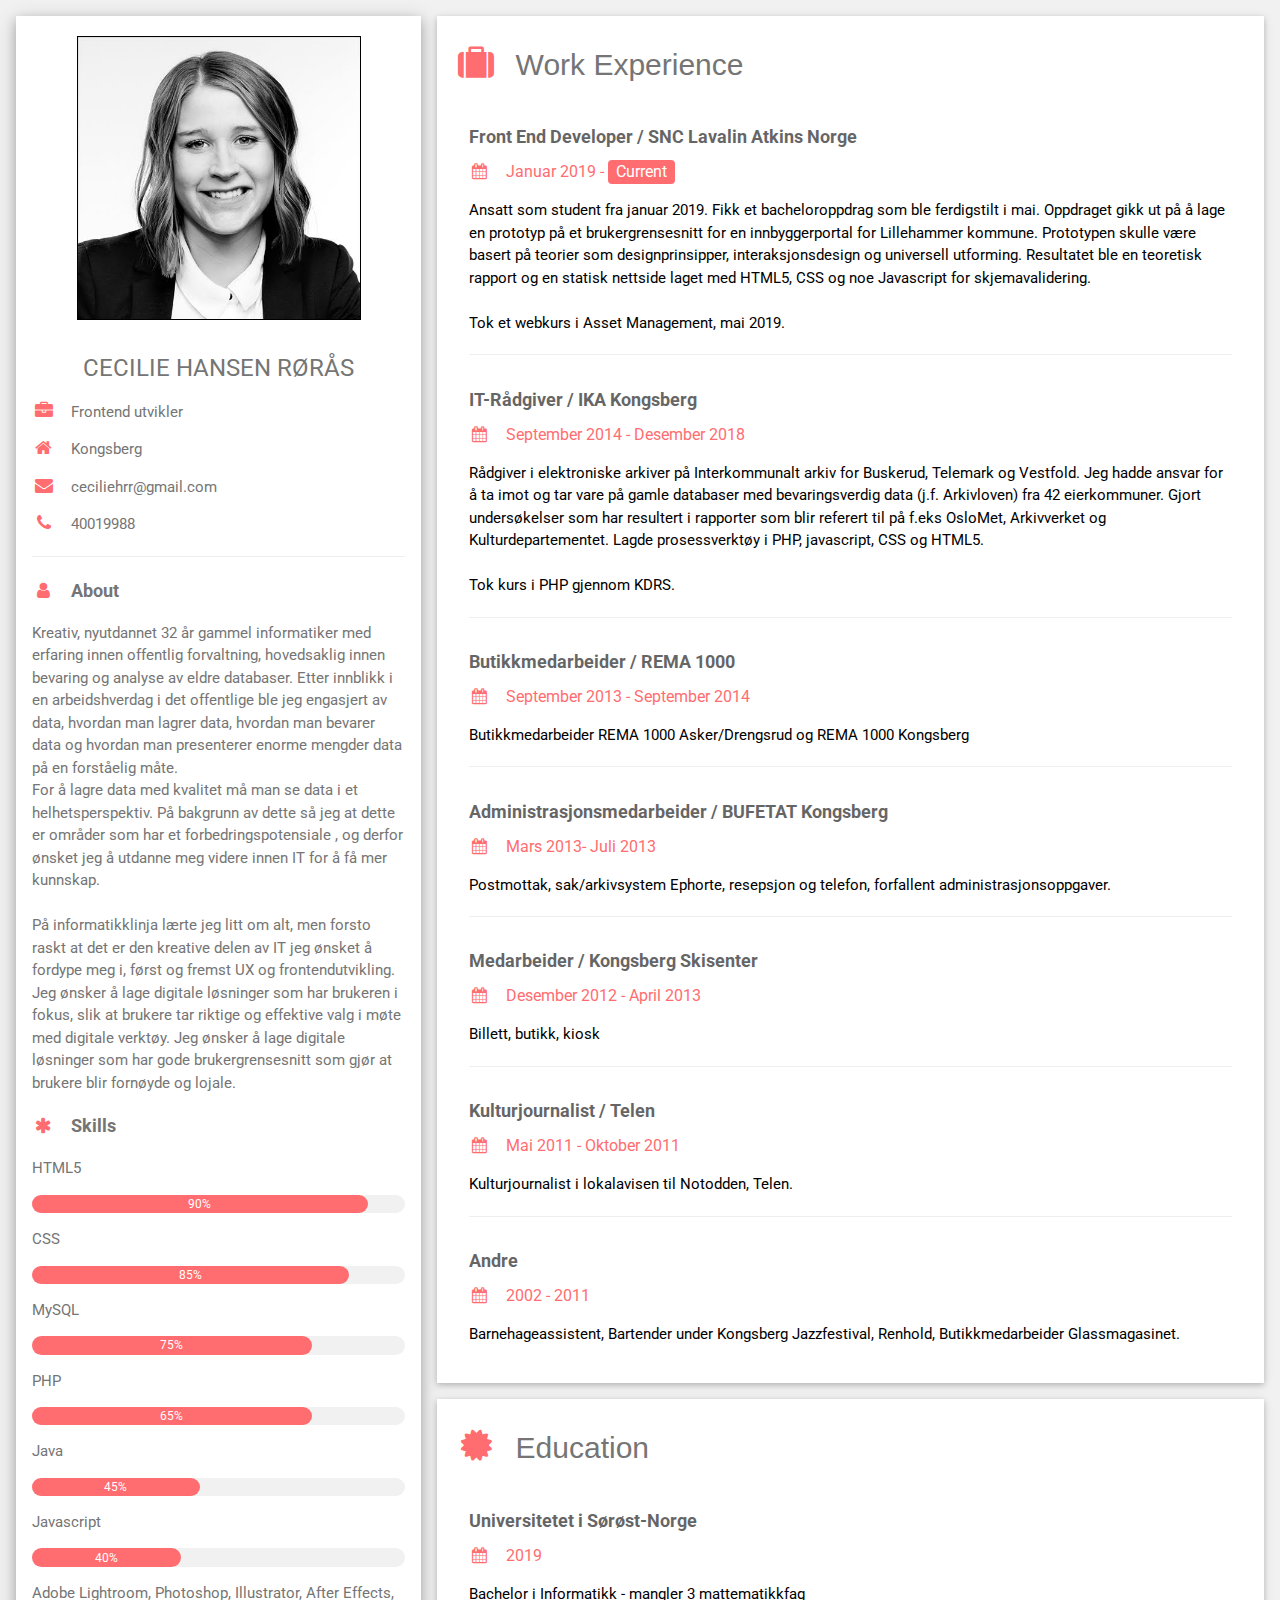
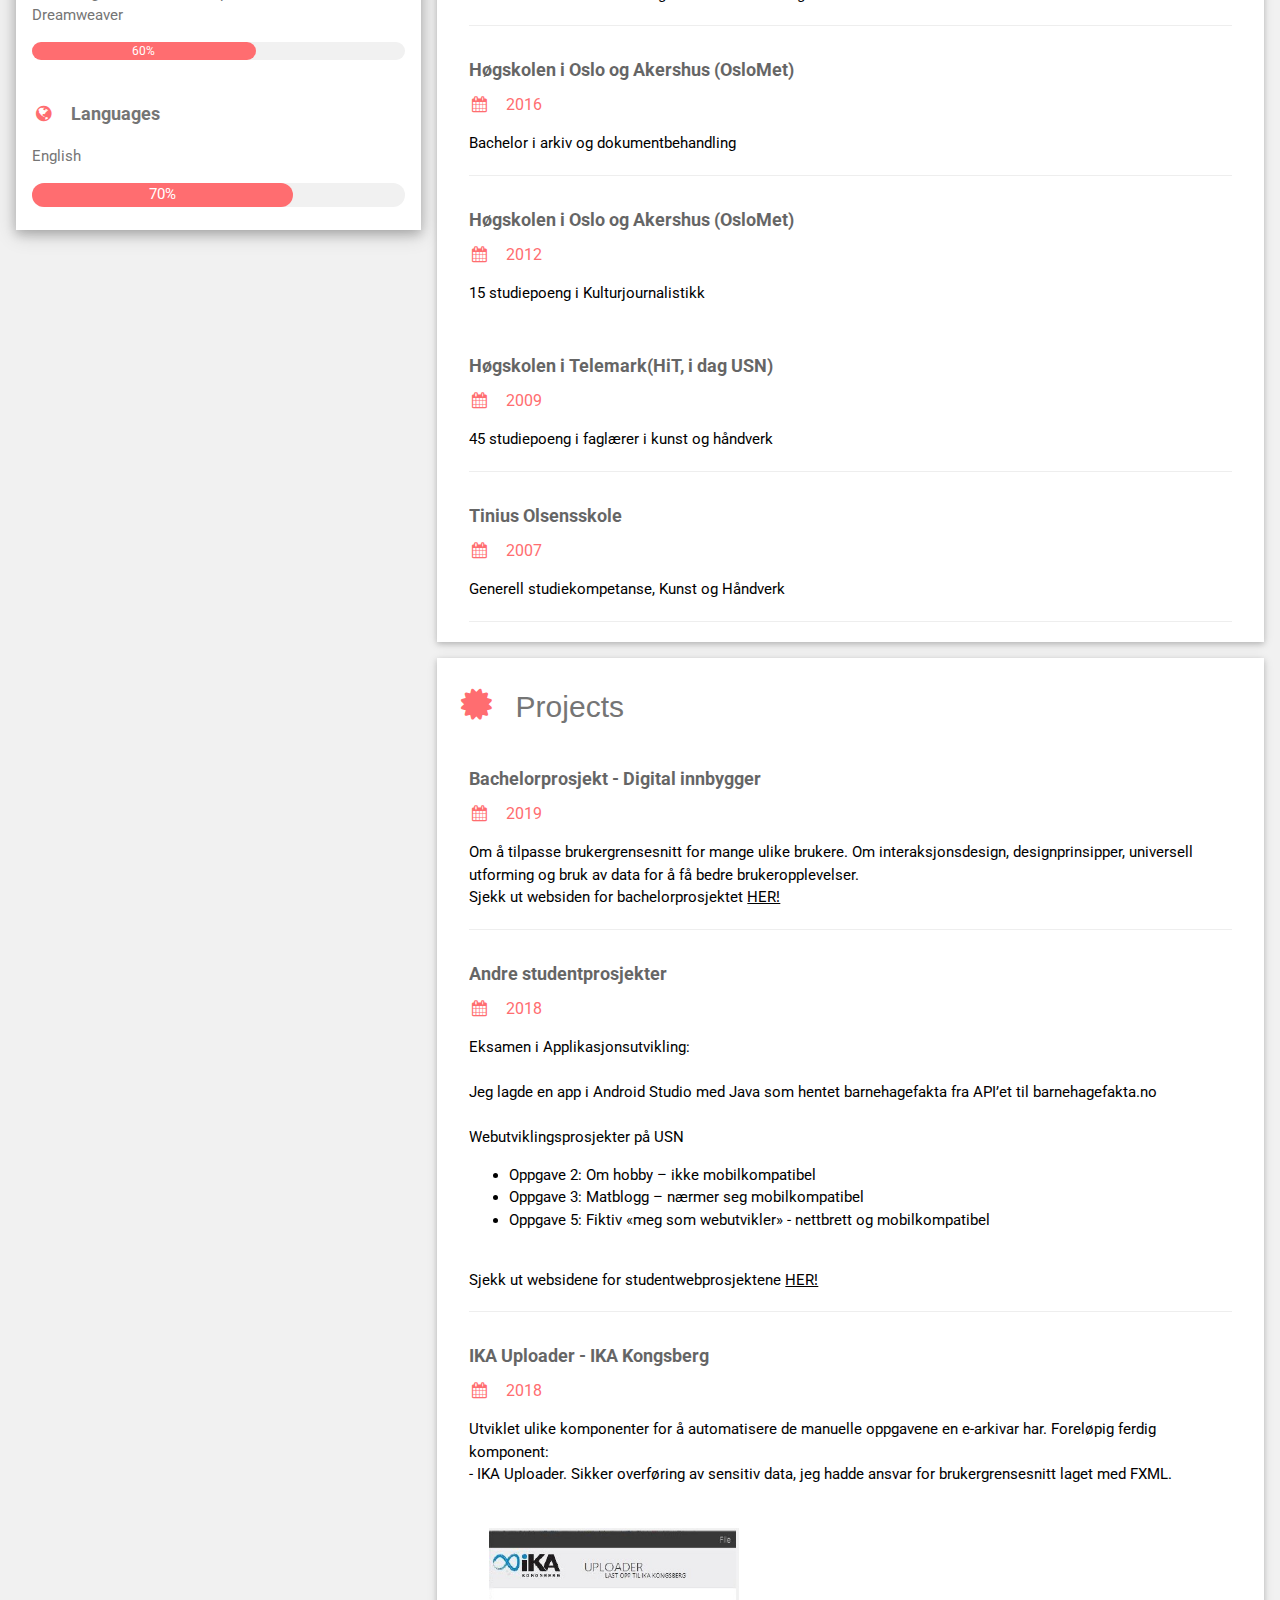
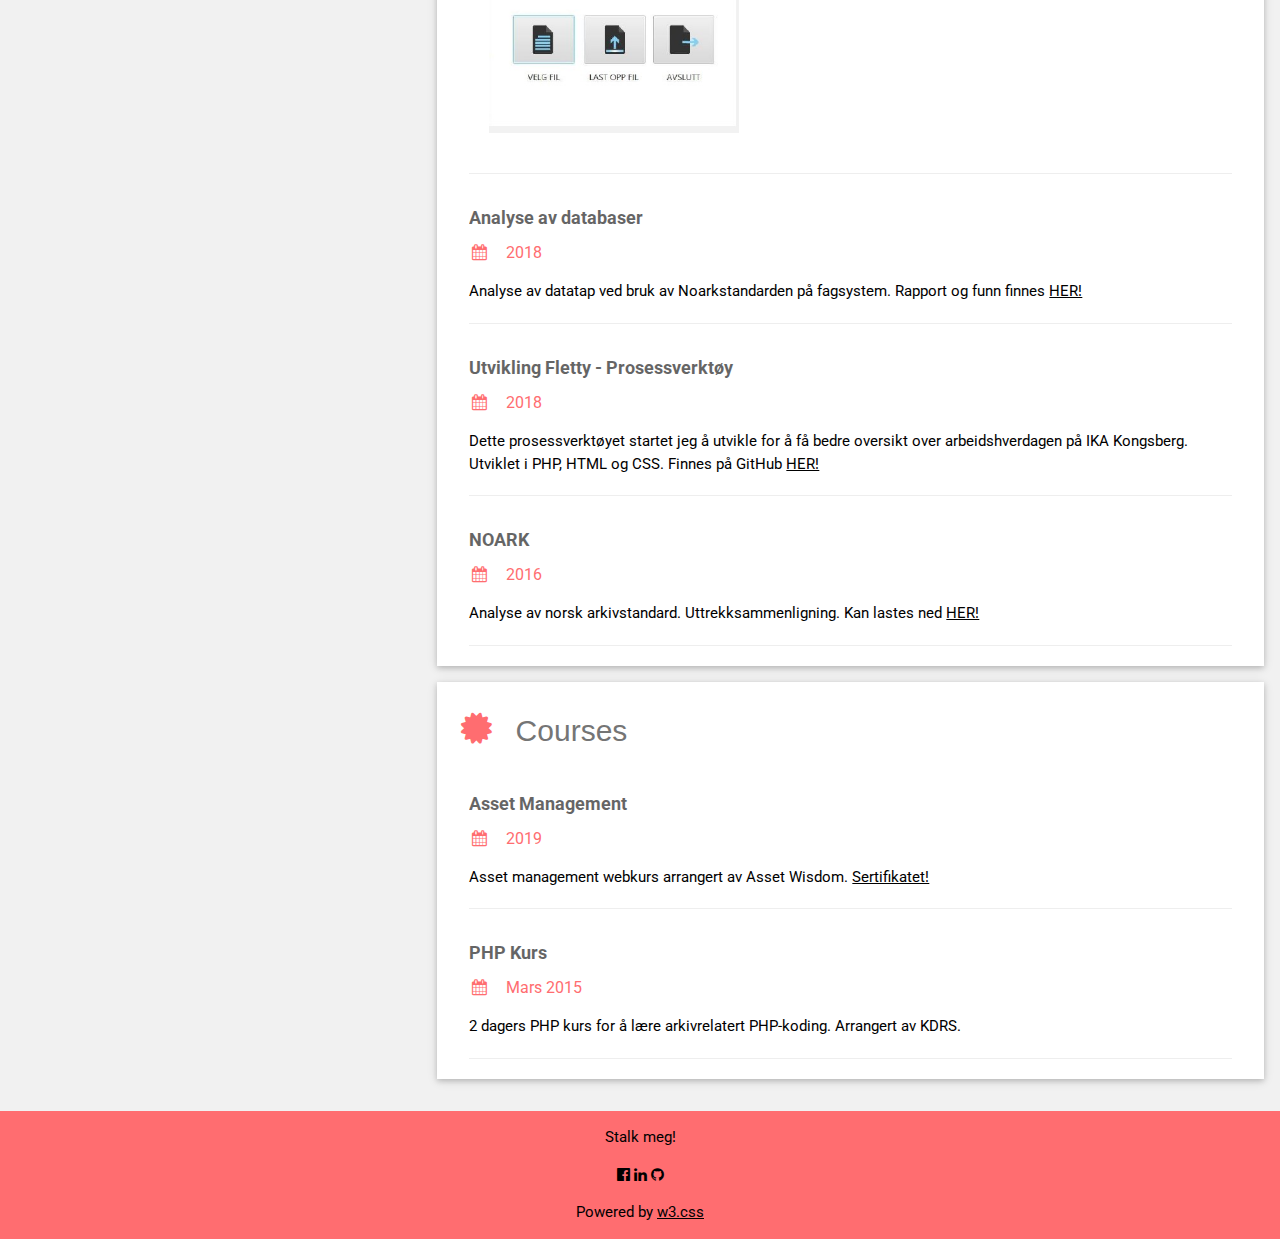
<file: mine_sider/cv/index.html>
<!DOCTYPE html>
<html>
<title>CECILIE HR - CV</title>
<meta charset="UTF-8">
<meta name="viewport" content="width=device-width, initial-scale=1">
<link rel="stylesheet" href="https://www.w3schools.com/w3css/4/w3.css">
<link rel='stylesheet' href='https://fonts.googleapis.com/css?family=Roboto'>
<link rel="stylesheet" href="https://cdnjs.cloudflare.com/ajax/libs/font-awesome/4.7.0/css/font-awesome.min.css">
<link rel="stylesheet" href="css/style.css">

<body class="w3-light-grey">

    <!-- Page Container -->
    <div class="w3-content w3-margin-top" style="max-width:1400px;">

        <!-- The Grid -->
        <div class="w3-row-padding">

            <!-- Left Column -->
            <div class="w3-third">

                <div class="w3-white w3-text-grey w3-card-4">
                    <div class="w3-display-container" style=" text-align:center;">
                        <img src="pictures/chrPortrett2.jpg" style="width:70%;" alt="Avatar">
                    </div>
                    <div class="w3-container">
                        <h3 style="text-align:center;">CECILIE HANSEN RØRÅS</h3>
                        <p><i class="fa fa-briefcase fa-fw w3-margin-right w3-large byttetFarge"></i>Frontend utvikler</p>
                        <p><i class="fa fa-home fa-fw w3-margin-right w3-large byttetFarge"></i>Kongsberg</p>
                        <p><i class="fa fa-envelope fa-fw w3-margin-right w3-large byttetFarge"></i>ceciliehrr@gmail.com</p>
                        <p><i class="fa fa-phone fa-fw w3-margin-right w3-large byttetFarge"></i>40019988</p>


                        <hr>
                        <p class="w3-large w3-text-theme"><b><i class="fa fa-user fa-fw w3-margin-right byttetFarge"></i>About</b></p>
                        <p>Kreativ, nyutdannet 32 år gammel informatiker med erfaring innen offentlig forvaltning, hovedsaklig innen bevaring og analyse av eldre databaser. Etter innblikk i en arbeidshverdag i det offentlige ble jeg engasjert av data, hvordan
                            man lagrer data, hvordan man bevarer data og hvordan man presenterer enorme mengder data på en forståelig måte. <br> For å lagre data med kvalitet må man se data i et helhetsperspektiv. På bakgrunn av dette så jeg at dette
                            er områder som har et forbedringspotensiale , og derfor ønsket jeg å utdanne meg videre innen IT for å få mer kunnskap.
                            <br><br> På informatikklinja lærte jeg litt om alt, men forsto raskt at det er den kreative delen av IT jeg ønsket å fordype meg i, først og fremst UX og frontendutvikling. Jeg ønsker å lage digitale løsninger som har brukeren
                            i fokus, slik at brukere tar riktige og effektive valg i møte med digitale verktøy. Jeg ønsker å lage digitale løsninger som har gode brukergrensesnitt som gjør at brukere blir fornøyde og lojale.<br></p>
                        <p class="w3-large"><b><i class="fa fa-asterisk fa-fw w3-margin-right byttetFarge"></i>Skills</b></p>
                        <p>HTML5</p>
                        <div class="w3-light-grey w3-round-xlarge w3-small">
                            <div class="w3-container w3-center w3-round-xlarge byttetBakgrunn" style="width:90%">
                                <div class="w3-center w3-text-white">90%</div>
                            </div>
                        </div>
                        <p>CSS</p>
                        <div class="w3-light-grey w3-round-xlarge w3-small">
                            <div class="w3-container w3-center w3-round-xlarge byttetBakgrunn" style="width:85%">
                                <div class="w3-center w3-text-white">85%</div>
                            </div>
                        </div>
                        <p>MySQL</p>
                        <div class="w3-light-grey w3-round-xlarge w3-small">
                            <div class="w3-container w3-center w3-round-xlarge byttetBakgrunn" style="width:75%">
                                <div class="w3-center w3-text-white">75%</div>
                            </div>
                        </div>
                        <p>PHP</p>
                        <div class="w3-light-grey w3-round-xlarge w3-small">
                            <div class="w3-container w3-center w3-round-xlarge byttetBakgrunn" style="width:75%">
                                <div class="w3-center w3-text-white">65%</div>
                            </div>
                        </div>
                        <p>Java</p>
                        <div class="w3-light-grey w3-round-xlarge w3-small">
                            <div class="w3-container w3-center w3-round-xlarge byttetBakgrunn" style="width:45%">
                                <div class="w3-center w3-text-white">45%</div>
                            </div>
                        </div>
                        <p>Javascript</p>
                        <div class="w3-light-grey w3-round-xlarge w3-small">
                            <div class="w3-container w3-center w3-round-xlarge byttetBakgrunn" style="width:40%">
                                <div class="w3-center w3-text-white">40%</div>
                            </div>
                        </div>

                        <p>Adobe Lightroom, Photoshop, Illustrator, After Effects, Dreamweaver</p>
                        <div class="w3-light-grey w3-round-xlarge w3-small">
                            <div class="w3-container w3-center w3-round-xlarge byttetBakgrunn" style="width:60%">
                                <div class="w3-center w3-text-white">60%</div>
                            </div>
                        </div>
                        <br>

                        <p class="w3-large w3-text-theme"><b><i class="fa fa-globe fa-fw w3-margin-right byttetFarge"></i>Languages</b></p>
                        <p>English</p>
                        <div class="w3-light-grey w3-round-xlarge">
                            <div class="w3-round-xlarge byttetBakgrunn" style="height:24px;width:70%">
                                <div class="w3-center w3-text-white">70%</div>
                            </div>
                        </div>
                        <br>

                    </div>
                </div><br>

                <!-- End Left Column -->
            </div>

            <!-- Right Column -->
            <div class="w3-twothird">

                <div class="w3-container w3-card w3-white w3-margin-bottom">
                    <h2 class="w3-text-grey w3-padding-16"><i class="fa fa-suitcase fa-fw w3-margin-right w3-xxlarge byttetFarge"></i>Work Experience</h2>
                    <div class="w3-container">
                        <h5 class="w3-opacity"><b>Front End Developer / SNC Lavalin Atkins Norge</b></h5>
                        <h6 class="byttetFarge"><i class="fa fa-calendar fa-fw w3-margin-right"></i>Januar 2019 - <span class="w3-tag byttetBakgrunn w3-round">Current</span></h6>
                        <p>Ansatt som student fra januar 2019. Fikk et bacheloroppdrag som ble ferdigstilt i mai. Oppdraget gikk ut på å lage en prototyp på et brukergrensesnitt for en innbyggerportal for Lillehammer kommune. Prototypen skulle være basert
                            på teorier som designprinsipper, interaksjonsdesign og universell utforming. Resultatet ble en teoretisk rapport og en statisk nettside laget med HTML5, CSS og noe Javascript for skjemavalidering.
                            <br><br> Tok et webkurs i Asset Management, mai 2019.</p>
                        <hr>
                    </div>
                    <div class="w3-container">
                        <h5 class="w3-opacity"><b>IT-Rådgiver / IKA Kongsberg</b></h5>
                        <h6 class="byttetFarge"><i class="fa fa-calendar fa-fw w3-margin-right"></i>September 2014 - Desember 2018</h6>
                        <p>Rådgiver i elektroniske arkiver på Interkommunalt arkiv for Buskerud, Telemark og Vestfold. Jeg hadde ansvar for å ta imot og tar vare på gamle databaser med bevaringsverdig data (j.f. Arkivloven) fra 42 eierkommuner. Gjort undersøkelser
                            som har resultert i rapporter som blir referert til på f.eks OsloMet, Arkivverket og Kulturdepartementet. Lagde prosessverktøy i PHP, javascript, CSS og HTML5.
                            <br> <br> Tok kurs i PHP gjennom KDRS.
                        </p>
                        <hr>
                    </div>
                    <div class="w3-container">
                        <h5 class="w3-opacity"><b>Butikkmedarbeider / REMA 1000</b></h5>
                        <h6 class="byttetFarge"><i class="fa fa-calendar fa-fw w3-margin-right"></i>September 2013 - September 2014</h6>
                        <p>Butikkmedarbeider REMA 1000 Asker/Drengsrud og REMA 1000 Kongsberg </p>
                        <hr>
                    </div>
                    <div class="w3-container">
                        <h5 class="w3-opacity"><b>Administrasjonsmedarbeider / BUFETAT Kongsberg</b></h5>
                        <h6 class="byttetFarge"><i class="fa fa-calendar fa-fw w3-margin-right"></i>Mars 2013- Juli 2013</h6>
                        <p>Postmottak, sak/arkivsystem Ephorte, resepsjon og telefon, forfallent administrasjonsoppgaver.</p>
                        <hr>
                    </div>
                    <div class="w3-container">
                        <h5 class="w3-opacity"><b>Medarbeider / Kongsberg Skisenter</b></h5>
                        <h6 class="byttetFarge"><i class="fa fa-calendar fa-fw w3-margin-right"></i>Desember 2012 - April 2013</h6>
                        <p>Billett, butikk, kiosk</p>
                        <hr>
                    </div>
                    <div class="w3-container">
                        <h5 class="w3-opacity"><b>Kulturjournalist / Telen</b></h5>
                        <h6 class="byttetFarge"><i class="fa fa-calendar fa-fw w3-margin-right"></i>Mai 2011 - Oktober 2011
                        </h6>
                        <p>Kulturjournalist i lokalavisen til Notodden, Telen.</p>
                        <hr>
                    </div>
                    <div class="w3-container">
                        <h5 class="w3-opacity"><b>Andre</b></h5>
                        <h6 class="byttetFarge"><i class="fa fa-calendar fa-fw w3-margin-right"></i>2002 - 2011</h6>
                        <p>Barnehageassistent, Bartender under Kongsberg Jazzfestival, Renhold, Butikkmedarbeider Glassmagasinet.</p><br>
                    </div>

                </div>

                <div class="w3-container w3-card w3-white  w3-margin-bottom">
                    <h2 class="w3-text-grey w3-padding-16"><i class="fa fa-certificate fa-fw w3-margin-right w3-xxlarge byttetFarge"></i>Education</h2>
                    <div class="w3-container">
                        <h5 class="w3-opacity"><b>Universitetet i Sørøst-Norge</b></h5>
                        <h6 class="byttetFarge"><i class="fa fa-calendar fa-fw w3-margin-right"></i>2019</h6>
                        <p>Bachelor i Informatikk - mangler 3 mattematikkfag</p>
                        <hr>
                    </div>
                    <div class="w3-container">
                        <h5 class="w3-opacity"><b>Høgskolen i Oslo og Akershus (OsloMet)</b></h5>
                        <h6 class="byttetFarge"><i class="fa fa-calendar fa-fw w3-margin-right"></i>2016</h6>
                        <p>Bachelor i arkiv og dokumentbehandling</p>
                        <hr>
                    </div>
                    <div class="w3-container">
                        <h5 class="w3-opacity"><b>Høgskolen i Oslo og Akershus (OsloMet)</b></h5>
                        <h6 class="byttetFarge"><i class="fa fa-calendar fa-fw w3-margin-right"></i>2012</h6>
                        <p>15 studiepoeng i Kulturjournalistikk</p><br>
                    </div>
                    <div class="w3-container">
                        <h5 class="w3-opacity"><b>Høgskolen i Telemark(HiT, i dag USN)</b></h5>
                        <h6 class="byttetFarge"><i class="fa fa-calendar fa-fw w3-margin-right"></i>2009</h6>
                        <p>45 studiepoeng i faglærer i kunst og håndverk</p>
                        <hr>
                    </div>
                    <div class="w3-container">
                        <h5 class="w3-opacity"><b>Tinius Olsensskole</b></h5>
                        <h6 class="byttetFarge"><i class="fa fa-calendar fa-fw w3-margin-right"></i>2007</h6>
                        <p>Generell studiekompetanse, Kunst og Håndverk</p>
                        <hr>
                    </div>
                </div>

                <div class="w3-container w3-card w3-white w3-margin-bottom">
                    <h2 class="w3-text-grey w3-padding-16"><i class="fa fa-certificate fa-fw w3-margin-right w3-xxlarge byttetFarge"></i>Projects</h2>
                    <div class="w3-container">
                        <h5 class="w3-opacity"><b>Bachelorprosjekt - Digital innbygger</b></h5>
                        <h6 class="byttetFarge"><i class="fa fa-calendar fa-fw w3-margin-right"></i>2019</h6>
                        <p>
                            Om å tilpasse brukergrensesnitt for mange ulike brukere. Om interaksjonsdesign, designprinsipper, universell utforming og bruk av data for å få bedre brukeropplevelser.
                            <br> Sjekk ut websiden for bachelorprosjektet
                            <a href="../prosjektweb/index.html" target="_blank">HER!</a></p>
                        <hr>
                    </div>
                    <div class="w3-container">
                        <h5 class="w3-opacity"><b>Andre studentprosjekter</b></h5>
                        <h6 class="byttetFarge"><i class="fa fa-calendar fa-fw w3-margin-right"></i>2018</h6>
                        <p>Eksamen i Applikasjonsutvikling:<br><br> Jeg lagde en app i Android Studio med Java som hentet barnehagefakta fra API’et til barnehagefakta.no
                            <br><br> Webutviklingsprosjekter på USN
                            <ul>
                                <li>Oppgave 2: Om hobby – ikke mobilkompatibel</li>
                                <li>Oppgave 3: Matblogg – nærmer seg mobilkompatibel</li>
                                <li>Oppgave 5: Fiktiv «meg som webutvikler» - nettbrett og mobilkompatibel
                                </li>
                            </ul>
                            <br> Sjekk ut websidene for studentwebprosjektene
                            <a href="https://home.usn.no/182198" target="_blank">HER!</a></p>
                        <hr>
                    </div>
                    <div class="w3-container">
                        <h5 class="w3-opacity"><b>IKA Uploader - IKA Kongsberg</b></h5>
                        <h6 class="byttetFarge"><i class="fa fa-calendar fa-fw w3-margin-right"></i>2018</h6>
                        <p>Utviklet ulike komponenter for å automatisere de manuelle oppgavene en e-arkivar har. Foreløpig ferdig komponent:<br> - IKA Uploader. Sikker overføring av sensitiv data, jeg hadde ansvar for brukergrensesnitt laget med FXML.<br><br>
                            <img src="pictures/uploader.jpg" alt="" width=250px/>
                            <hr>
                    </div>
                    <div class="w3-container">
                        <h5 class="w3-opacity"><b>Analyse av databaser</b></h5>
                        <h6 class="byttetFarge"><i class="fa fa-calendar fa-fw w3-margin-right"></i>2018</h6>
                        <p>Analyse av datatap ved bruk av Noarkstandarden på fagsystem. Rapport og funn finnes
                            <a href="docs/rapport_offentlig_080618.pdf" target="_blank">HER!</a></p>


                        <hr>
                    </div>
                    <div class="w3-container">
                        <h5 class="w3-opacity"><b>Utvikling Fletty - Prosessverktøy</b></h5>
                        <h6 class="byttetFarge"><i class="fa fa-calendar fa-fw w3-margin-right"></i>2018</h6>
                        <p>Dette prosessverktøyet startet jeg å utvikle for å få bedre oversikt over arbeidshverdagen på IKA Kongsberg. Utviklet i PHP, HTML og CSS. Finnes på GitHub <a href=" https://github.com/ceciliehrr/Fletty" target="_blank">HER!</a></p>
                        <hr>
                    </div>
                    <div class="w3-container">
                        <h5 class="w3-opacity"><b>NOARK</b></h5>
                        <h6 class="byttetFarge"><i class="fa fa-calendar fa-fw w3-margin-right"></i>2016</h6>
                        <p>Analyse av norsk arkivstandard. Uttrekksammenligning. Kan lastes ned
                            <a href="docs/1670-Artikkelen-5154-1-10-20160408.pdf" target="_blank">HER!</a></p>


                        <hr>
                    </div>
                </div>
                <div class="w3-container w3-card w3-white w3-margin-bottom">
                    <h2 class="w3-text-grey w3-padding-16"><i class="fa fa-certificate fa-fw w3-margin-right w3-xxlarge byttetFarge"></i>Courses</h2>
                    <div class="w3-container">
                        <h5 class="w3-opacity"><b>Asset Management</b></h5>
                        <h6 class="byttetFarge"><i class="fa fa-calendar fa-fw w3-margin-right"></i>2019</h6>
                        <p>Asset management webkurs arrangert av Asset Wisdom.
                            <a href="docs/CECILIEHR__AM_Course_certificate.pdf" target="_blank">Sertifikatet!</a></p>
                        <hr>
                    </div>
                    <div class="w3-container">
                        <h5 class="w3-opacity"><b>PHP Kurs</b></h5>
                        <h6 class="byttetFarge"><i class="fa fa-calendar fa-fw w3-margin-right"></i>Mars 2015</h6>
                        <p>2 dagers PHP kurs for å lære arkivrelatert PHP-koding. Arrangert av KDRS.</p>
                        <hr>
                    </div>
                </div>

            </div>
            <!-- End Right Column -->
        </div>

        <!-- End Grid -->
    </div>

    <!-- End Page Container -->
    </div>

    <footer class="w3-container byttetBakgrunn w3-center w3-margin-top">
        <p>Stalk meg!</p>
        <a href="https://www.facebook.com/cecilie.h.r" target="_blank"><i class="fa fa-facebook-official w3-hover-opacity"></i></a>
        <a href="https://www.linkedin.com/in/cecilie-hansen-rørås-a1076b137" target="_blank"><i class="fa fa-linkedin w3-hover-opacity"></i></a>
        <a href="https://github.com/ceciliehrr" target="_blank"><i class="fa fa-github w3-hover-opacity"></i></a>
        <p>Powered by <a href="https://www.w3schools.com/w3css/default.asp" target="_blank">w3.css</a></p>
    </footer>

</body>

</html>
</file>
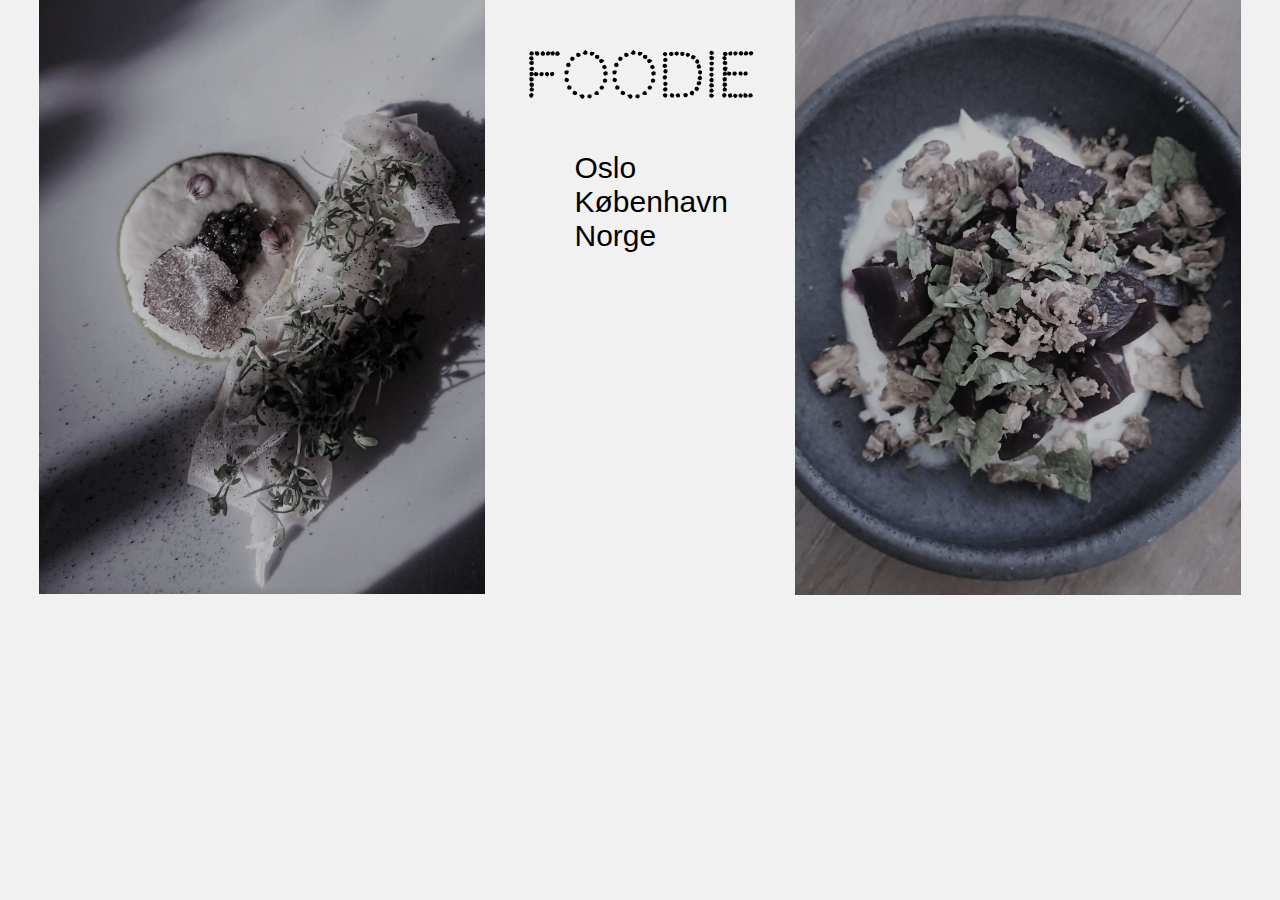
<file: mine_sider/foodie/index.html>
<!DOCTYPE html>
<html>
<head lang="no">
        <title>Cecilie - Min Side</title>
        <meta charset="UTF-8">
        <meta name="viewport" content="initial-scale=1, maximum-scale=1">
        <link href="https://fonts.googleapis.com/css?family=Montserrat:500&display=swap" rel="stylesheet">
        <link href="https://fonts.googleapis.com/css?family=Codystar&display=swap" rel="stylesheet">
        <link rel="stylesheet" href="https://use.fontawesome.com/releases/v5.8.1/css/all.css" integrity="sha384-50oBUHEmvpQ+1lW4y57PTFmhCaXp0ML5d60M1M7uH2+nqUivzIebhndOJK28anvf" crossorigin="anonymous">
        <link rel="stylesheet" href="css/style.css">
</head>
<body>

<div class="grid-container">
  <div class="left"><img src="pictures/eng2.jpeg" ></div>
  <div class="middle">
      <h1>FOODIE</h1>
      <ul class="meny">
        <li>Oslo</li>
        <li>København</li>
        <li>Norge</li>
      </ul>
    <!-- <i class="fas fa-bars"></i>--> 
    </div>
  <div class="right"><img src="pictures/DSC_0072 (2).JPG"></div>  
</div>

</body>
</html>
</file>
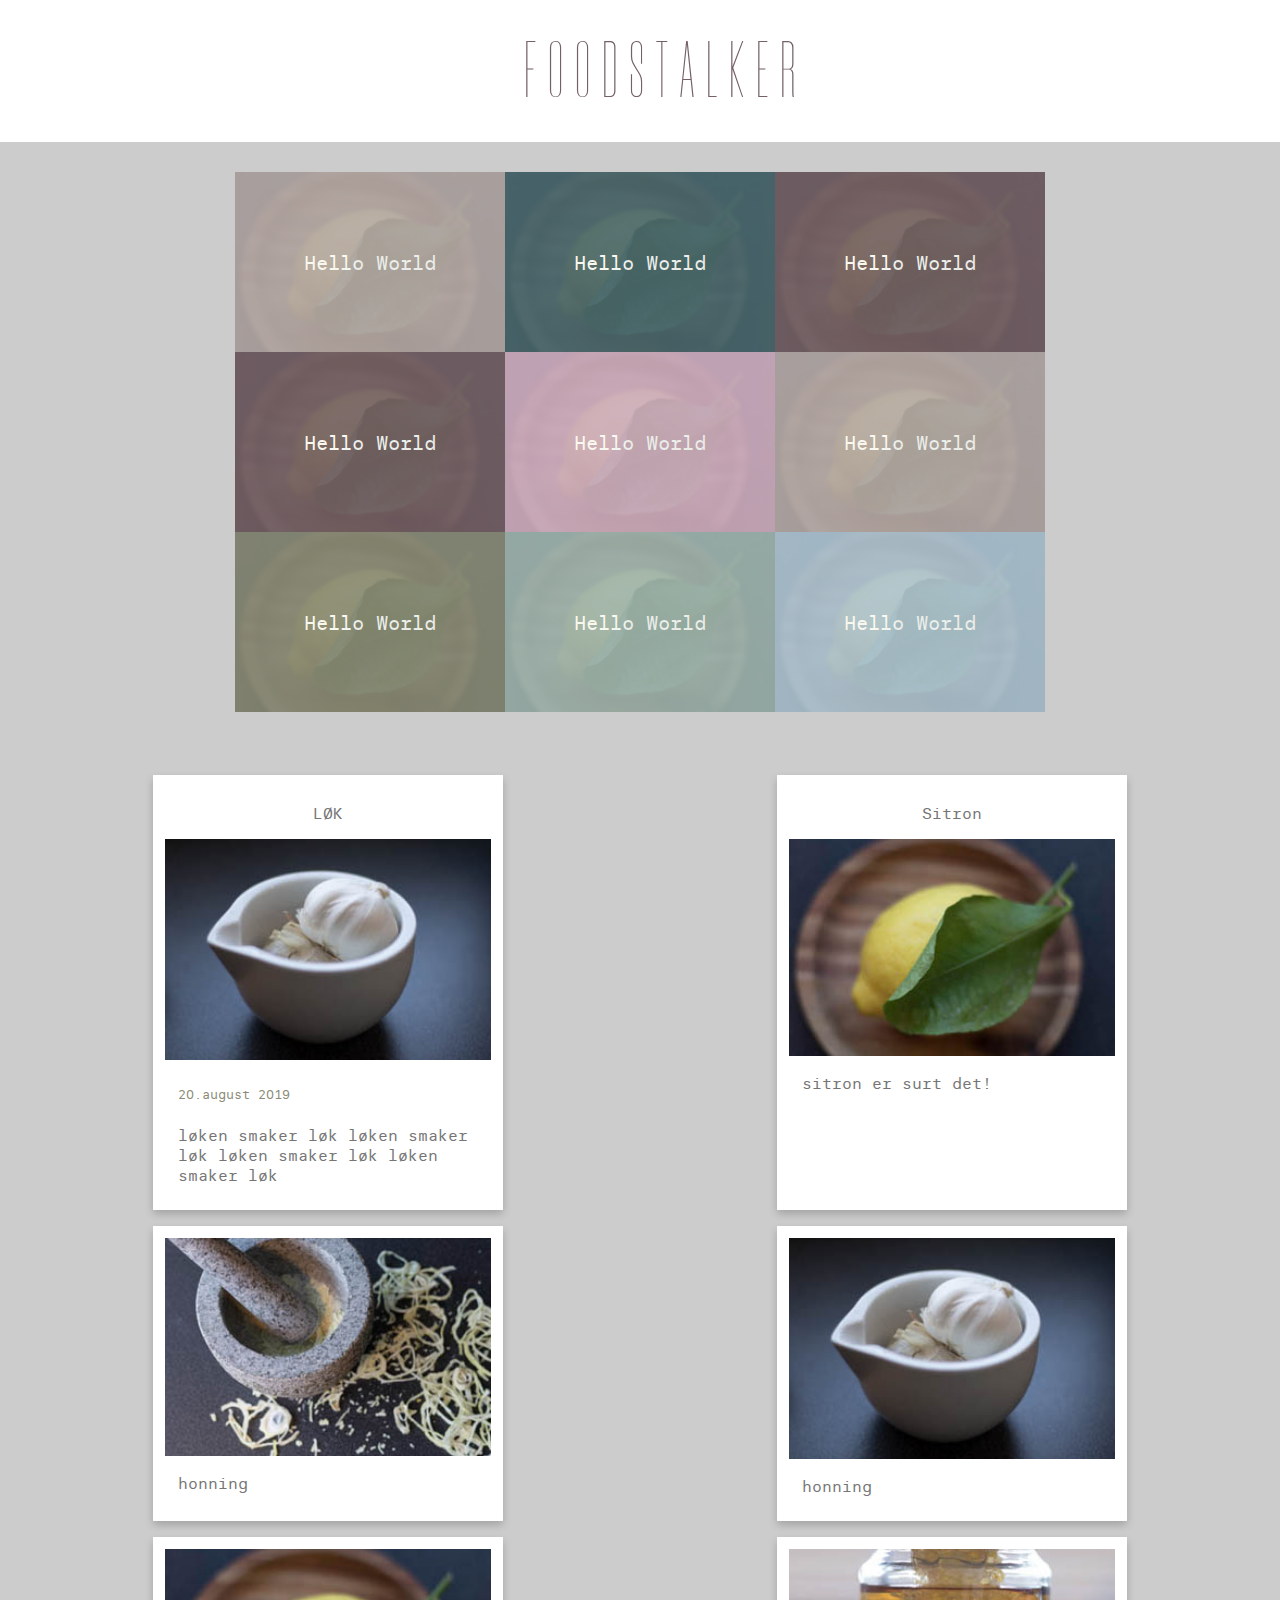
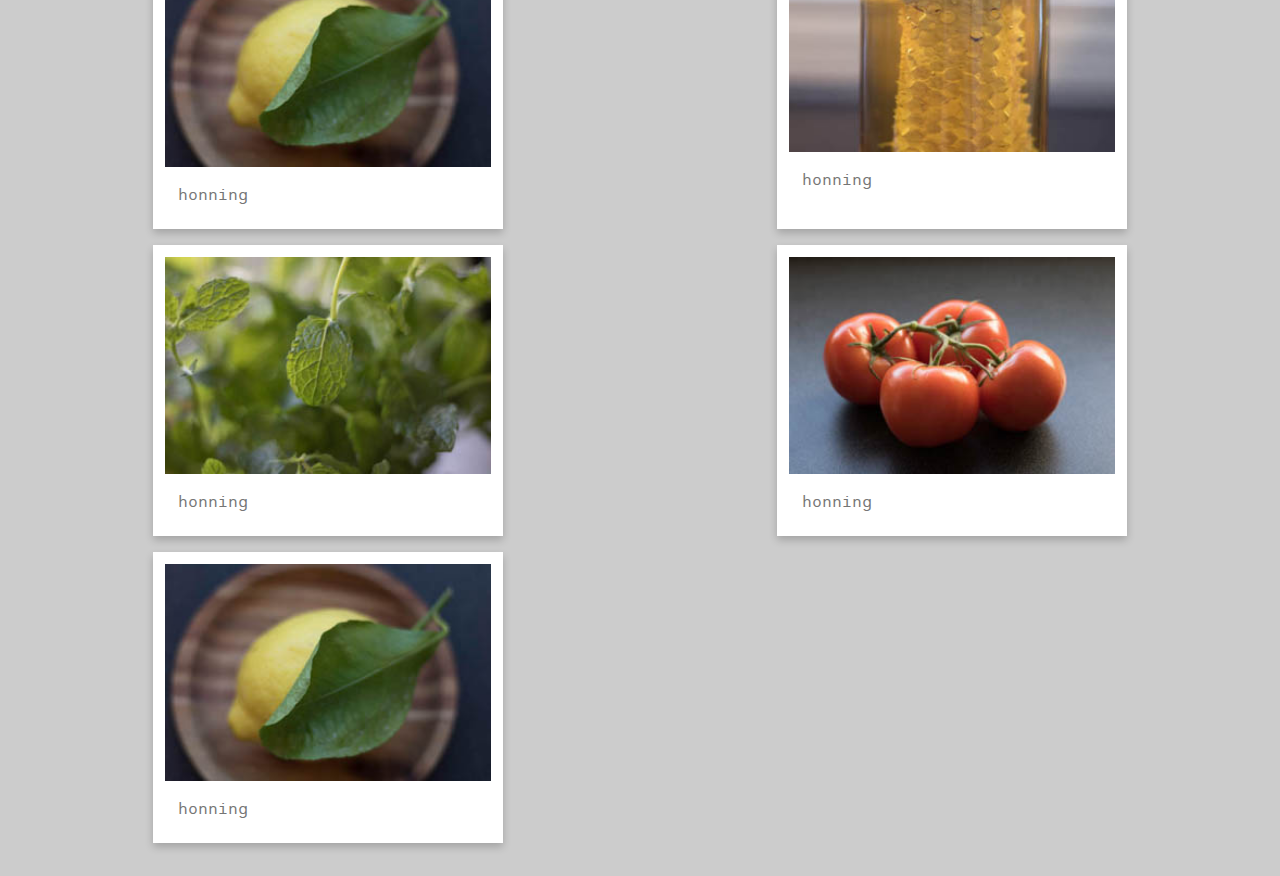
<file: mine_sider/matblogg/index.html>
<!DOCTYPE html>

<head>
    <html lang="no">
    <title>Min kokebok</title>
    <meta charset="UTF-8">
    <meta name="viewport" content="width=device-width,initial-scale=1, maximum-scale=1">
    <link href="https://fonts.googleapis.com/css?family=Montserrat:500&display=swap" rel="stylesheet">
    <link href="https://fonts.googleapis.com/css?family=Righteous&display=swap" rel="stylesheet">
    <link rel="stylesheet" href="https://use.fontawesome.com/releases/v5.8.1/css/all.css" integrity="sha384-50oBUHEmvpQ+1lW4y57PTFmhCaXp0ML5d60M1M7uH2+nqUivzIebhndOJK28anvf" crossorigin="anonymous">
    <link rel="stylesheet" href="style.css">
</head>

<body>
    <nav>
        <ul>
            <li><a href="#" title="Go home">F O O D S T A L K E R</a></li>
            <li><a id="menuburger" href="javascript:void(0);" style="font-size:40px;cursor:pointer" onclick="openNav()"><i class="fas fa-bars"></i></span></li>
        </ul>
        
    <div id="myNav" class="menuoverlay">
        <a href="javascript:void(0)" class="closebtn" onclick="closeNav()"><i class="fas fa-times"></i></a>
                <div class="menuoverlay-content">
                    <a href="#">Middag</a>
                    <a href="#">Bakst</a>
                    <a href="#">Dessert</a>
                    <a href="#">Annet</a>
                </div>
                </div>
    </nav>
    <section>
        <!-- Photo Grid -->
        <div class="row">
            <div class="column">
                <a href="#">
                    <div class="imgcontainer">
                        <img src="pictures/sitron-2-2.jpg" alt="Avatar" class="image1">
                        <div class="overlay" style="background-color: #B6ABA7;">
                            <div class="text">Hello World</div>
                        </div>
                    </div>
                </a>
                <a href="#">
                    <div class="imgcontainer">
                        <img src="pictures/sitron-2-2.jpg" alt="Avatar" class="image1">
                        <div class="overlay" style="background-color: #746165;">
                            <div class="text">Hello World</div>
                        </div>
                    </div>
                </a>
                <a href="#">
                    <div class="imgcontainer">
                        <img src="pictures/sitron-2-2.jpg" alt="Avatar" class="image1">
                        <div class="overlay" style="background-color: #898B76;">
                            <div class="text">Hello World</div>
                        </div>
                    </div>
                </a>
            </div>
            <div class="column">
                <a href="#">
                    <div class="imgcontainer">
                        <img src="pictures/sitron-2-2.jpg" alt="Avatar" class="image1">
                        <div class="overlay" style="background-color: #4A686D;">
                            <div class="text">Hello World</div>
                        </div>
                    </div>
                </a>
                <a href="#">
                    <div class="imgcontainer">
                        <img src="pictures/sitron-2-2.jpg" alt="Avatar" class="image1">
                        <div class="overlay" style="background-color: #CFAEBF;">
                            <div class="text">Hello World</div>
                        </div>
                    </div>
                </a>
                <a href="#">
                    <div class="imgcontainer">
                        <img src="pictures/sitron-2-2.jpg" alt="Avatar" class="image1">
                        <div class="overlay" style="background-color: #A0B5AE;">
                            <div class="text">Hello World</div>
                        </div>
                    </div>
                </a>
            </div>
            <div class="column" id="mobilColumn">
                <a href="#">
                    <div class="imgcontainer">
                        <img src="pictures/sitron-2-2.jpg" alt="Avatar" class="image1">
                        <div class="overlay" style="background-color: #746165;">
                            <div class="text">Hello World</div>
                        </div>
                    </div>
                </a>
                <a href="#">
                    <div class="imgcontainer">
                        <img src="pictures/sitron-2-2.jpg" alt="Avatar" class="image1">
                        <div class="overlay" style="background-color: #B6ABA7;">
                            <div class="text">Hello World</div>
                        </div>
                    </div>
                </a>
                <a href="#">
                    <div class="imgcontainer">
                        <img src="pictures/sitron-2-2.jpg" alt="Avatar" class="image1">
                        <div class="overlay" style="background-color: #AFC5D2;">
                            <div class="text">Hello World</div>
                        </div>
                    </div>
                </a>
            </div>
        </div>
    </section>
    <section>
        <section class="recipe">
            <figure class="cards">
                <p>LØK</p>
                <img src="pictures/lok-2-2.jpg">
                <figcaption>
                    <h5>20.august 2019</h5>
                    løken smaker løk løken smaker løk løken smaker løk løken smaker løk
                </figcaption>
            </figure>
            <figure class="cards">
                <p>Sitron</p>
                <img src="pictures/sitron-2-2.jpg">
                <figcaption>sitron er surt det!</figcaption>
            </figure>
            <figure class="cards">
                <img src="pictures/lokpulver-2-2.jpg">
                <figcaption>honning</figcaption>
            </figure>
            <figure class="cards">
                <img src="pictures/lok-2-2.jpg">
                <figcaption>honning</figcaption>
            </figure>
            <figure class="cards">
                <img src="pictures/sitron-2-2.jpg">
                <figcaption>honning</figcaption>
            </figure>
            <figure class="cards">
                <img src="pictures/honning-2-2.jpg">
                <figcaption>honning</figcaption>
            </figure>
            <figure class="cards">
                <img src="pictures/mynte-2-2.jpg">
                <figcaption>honning</figcaption>
            </figure>
            <figure class="cards">
                <img src="pictures/tomat-2-2.jpg">
                <figcaption>honning</figcaption>
            </figure>
            <figure class="cards">
                <img src="pictures/sitron-2-2.jpg">
                <figcaption>honning</figcaption>
            </figure>
        </section>
        <script>
            function openNav() {
                document.getElementById("myNav").style.width = "100%";
            }

            function closeNav() {
                document.getElementById("myNav").style.width = "0%";
            }
        </script>
</body>

</html>
</file>
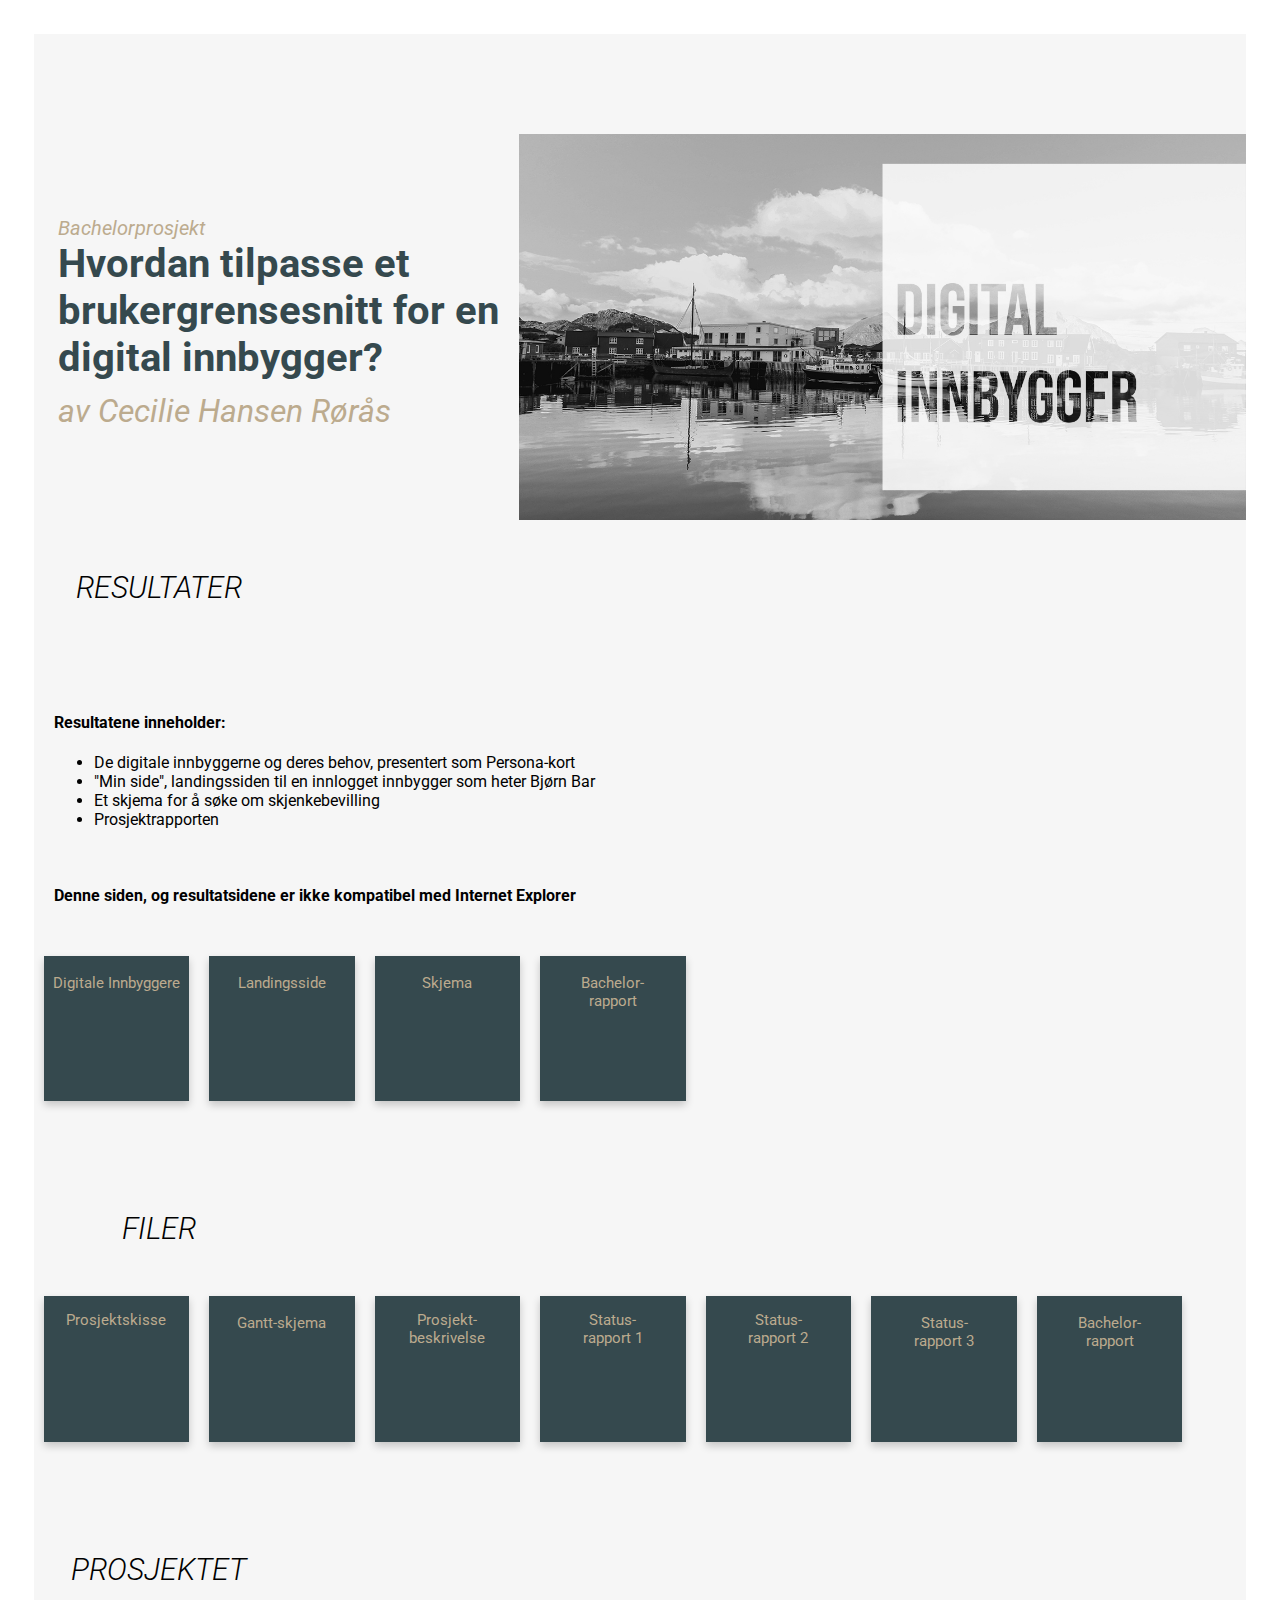
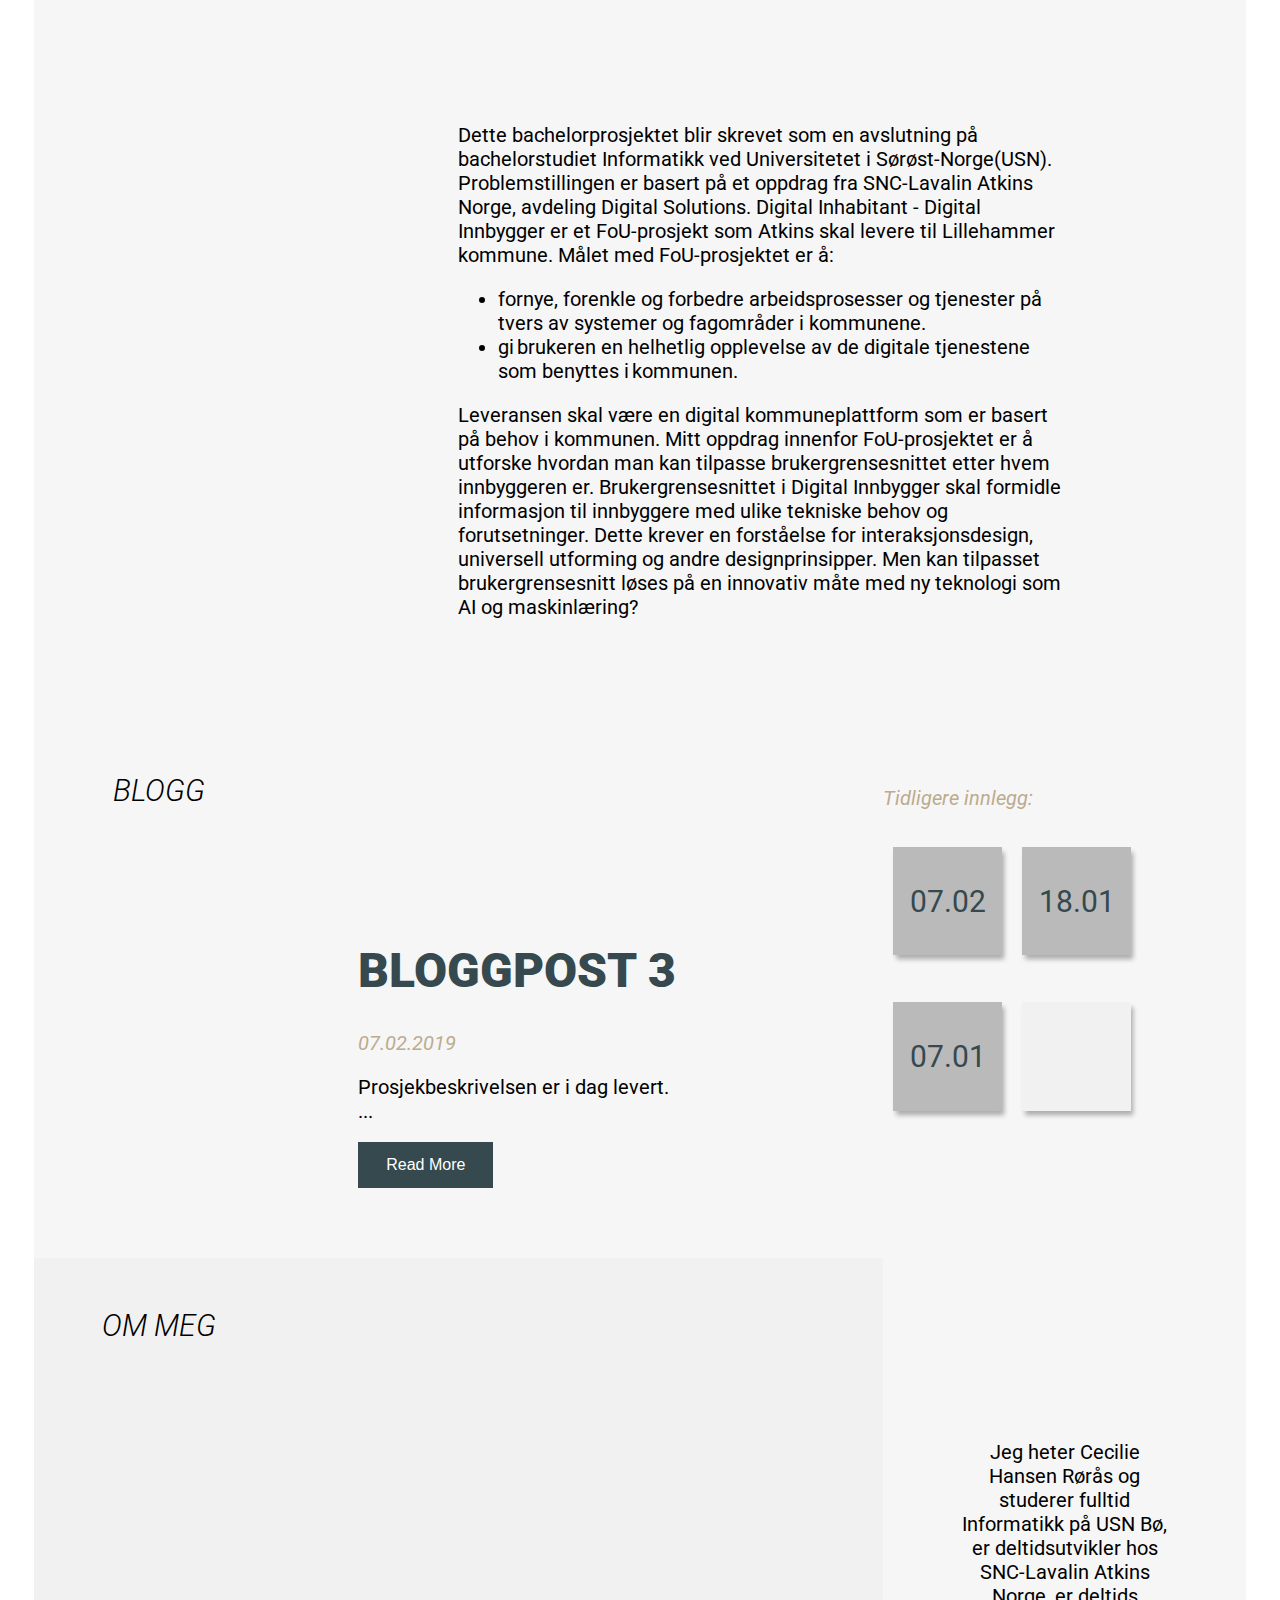
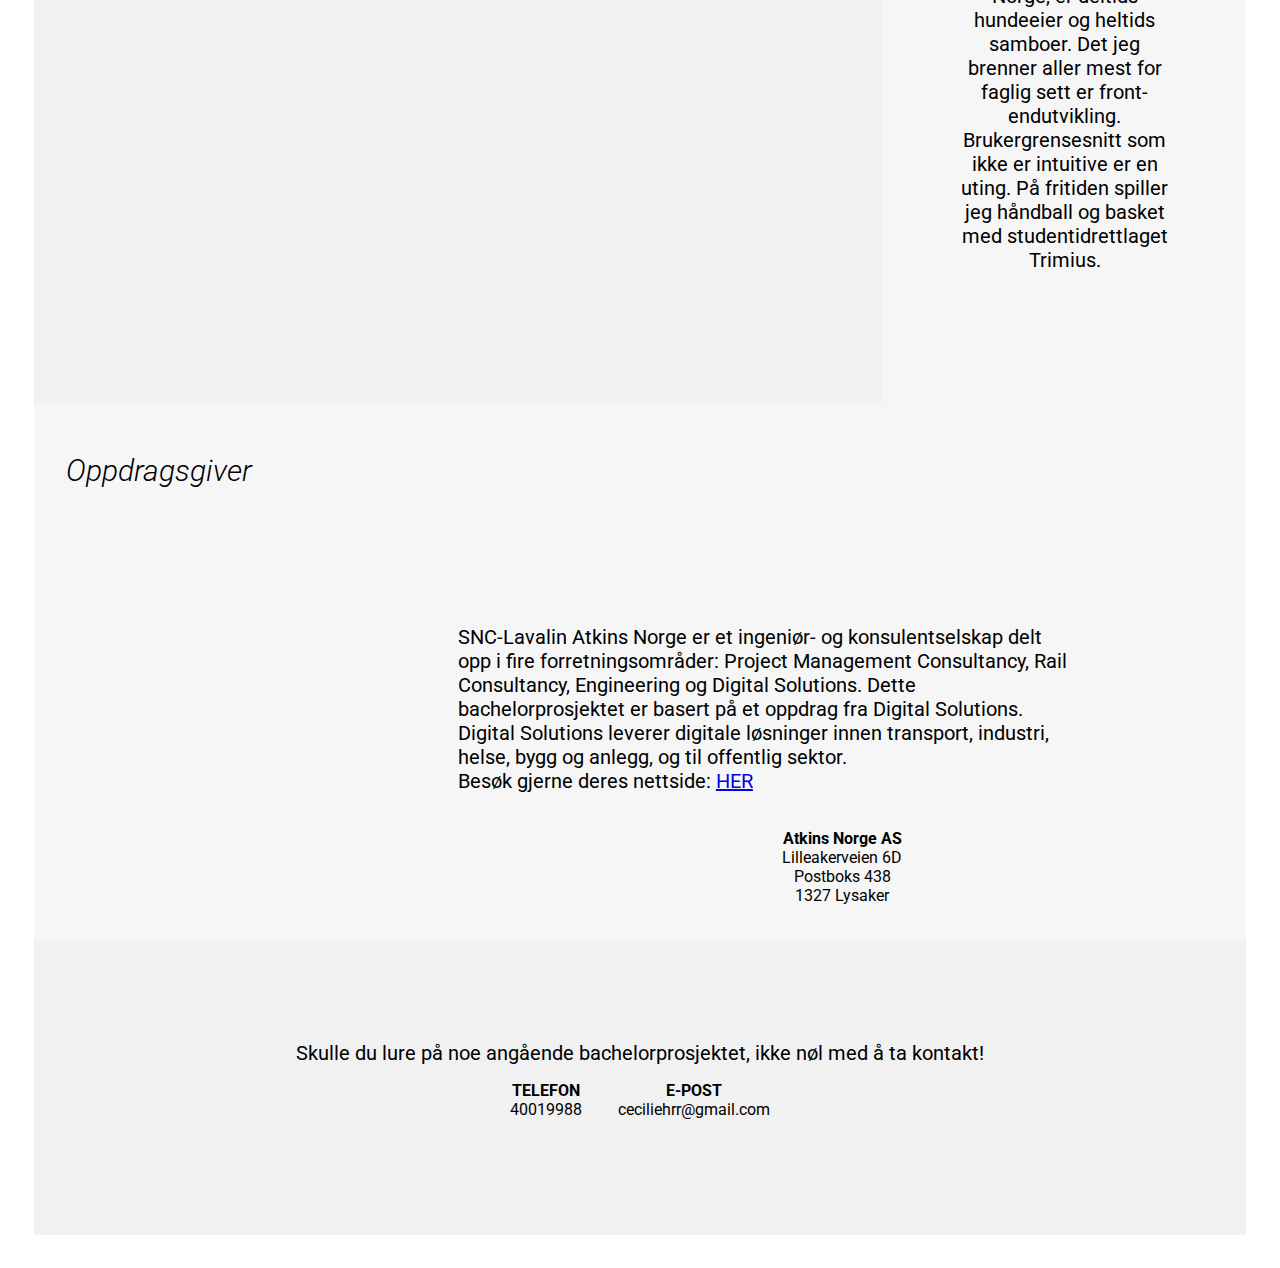
<file: mine_sider/prosjektweb/index.html>
<!DOCTYPE html>
<html lang="nb">

<head>
    <title>Bachelorprosjekt</title>
    <meta charset="utf-8">
    <meta name="viewport" content="width=device-width, initial-scale=1">
    <link rel="stylesheet" href="css/style.css">
    <link rel="stylesheet" href="gantt/css/stylegantt.css">
    <link href="https://fonts.googleapis.com/css?family=Roboto" rel="stylesheet">
    <link rel="stylesheet" href="https://use.fontawesome.com/releases/v5.6.3/css/all.css" integrity="sha384-UHRtZLI+pbxtHCWp1t77Bi1L4ZtiqrqD80Kn4Z8NTSRyMA2Fd33n5dQ8lWUE00s/" crossorigin="anonymous">
    <script src="https://ajax.googleapis.com/ajax/libs/jquery/3.3.1/jquery.min.js"></script>
    <script src="js/javascript.js"></script>
</head>

<body>


    <div class="grid-container" id="grid">
        <div class="navbar">
            <span style="font-size:40px;cursor:pointer" onclick="openNav()"><i class="fas fa-align-center"></i></span>
            <div id="myNav" class="over">
                <a href="javascript:void(0)" class="closebtn" onclick="closeNav()">&times;</a>
                <div class="over-content">
                    <a href="#filer">Filer</a>
                    <a href="#omOppg">Prosjektet</a>
                    <a href="#blogg">Blogg</a>
                    <a href="#omMeg">Om meg</a>
                    <a href="#atkins">Oppdragsgiver</a>
                    <a href="#kontakt">Kontakt</a>
                </div>
            </div>
        </div>

        <div class="navbar-small">
            <span style="font-size:40px;cursor:pointer" onclick="openNavSmall()"><i
                    class="fas fa-align-center"></i></span>
            <div id="myNavSmall" class="over">
                <a href="javascript:void(0)" class="closebtn" onclick="closeNavSmall()">&times;</a>
                <div class="over-content">
                    <a href="#filer">Filer</a>
                    <a href="#omOppg">Prosjektet</a>
                    <a href="#blogg">Blogg</a>
                    <a href="#omMeg">Om meg</a>
                    <a href="#atkins">Oppdragsgiver</a>
                    <a href="#kontakt">Kontakt</a>
                </div>
            </div>
        </div>

        <div class="header">
            <img src="pictures/lofoten10_stor.jpg" alt="Lofoten_digitalinnbygger" class="responsive_img" width="750" height="350">
            <article class="animatable fadeInUp">
                <div class="small-font">Bachelorprosjekt</div>
                <div class="big-font">Hvordan tilpasse et brukergrensesnitt for en digital innbygger?</div>
                <div class="medium-font">av Cecilie Hansen Rørås</div>
            </article>
        </div>

        <div class="resultater">
            <figure class="tekst" style="margin-bottom: 10px;">
                <div class="strek">RESULTATER</div>
            </figure>
            <div class="row">
                <div class="column-2">
                    <p style="width: 80%; margin-top:0px;" class="small-font2">
                        <h4>Resultatene inneholder:</h4>
                        <ul>
                            <li>De digitale innbyggerne og deres behov, presentert som Persona-kort</li>
                            <li>"Min side", landingssiden til en innlogget innbygger som heter Bjørn Bar</li>
                            <li>Et skjema for å søke om skjenkebevilling</li>
                            <li>Prosjektrapporten</li>
                        </ul><br>
                        <h4> Denne siden, og resultatsidene er ikke kompatibel med Internet Explorer</h4>
                    </p>
                </div>
            </div>
            <div class="elem elem8 ">
                <a class="pdf-mobil" href="resultater/digital_innbygger/index.html" target="_blank"><i
                        class="far fa-calendar-check"></i>
                </a>
                <i class="fas fa-users fa-mobil icons"></i>
                <div class="elem-p"><br>Digitale Innbyggere<br></div>
                <div class="overlay">
                    <a class="pdf" href="resultater/digital_innbygger/index.html" target="_blank">
                        <div class="text"><i class="far fa-eye" style="font-size: 50px;"></i><br>SE</div>
                    </a>
                </div>
            </div>
            <div class="elem elem9 ">
                <a class="pdf-mobil" href="resultater/landingsside/index.html" target="_blank"><i
                        class="far fa-calendar-check"></i>
                </a>
                <i class="far fa-address-card fa-mobil icons"></i>
                <div class="elem-p"><br>Landingsside<br></div>

                <div class="overlay">
                    <a class="pdf" href="resultater/landingsside/index.html#" target="_blank">
                        <div class="text"><i class="far fa-eye" style="font-size: 50px;"></i><br>SE</div>
                    </a>
                </div>
            </div>
            <div class="elem elem10 ">
                <a class="pdf-mobil" href="resultater/skjema/index.html#main" target="_blank"><i
                        class="far fa-calendar-check"></i>
                </a>
                <i class="fas fa-align-left fa-mobil icons"></i>
                <div class="elem-p"><br>Skjema<br></div>

                <div class="overlay">
                    <div class="text">
                        <a class="pdf" href="resultater/skjema/index.html#main" target="_blank">
                            <div class="text"><i class="far fa-eye" style="font-size: 50px;"></i><br>SE</div>
                        </a>
                    </div>
                </div>
            </div>
            <div class="elem elem11 ">
                <a class="pdf-mobil" href="docs/CHR_182198_Bachelorrapport.pdf" target="_blank"><i class="far fa-calendar-check"></i>
                </a>
                <i class="fas fa-book-reader fa-mobil icons"> </i>
                <div class="elem-p"><br>Bachelor-<br>rapport<br></div>

                <div class="overlay">
                    <div class="text">
                        <a class="pdf" href="docs/CHR_182198_Bachelorrapport.pdf" target="_blank">
                            <div class="text"><i class="far fa-arrow-alt-circle-down" style="font-size: 50px;"></i><br>Last ned</div>
                        </a>
                    </div>
                </div>
            </div>
        </div>
        <div class="assignment" id="filer">
            <figure class="tekst">
                <div class="strek">FILER</div>
            </figure>
            <div class="elem elem1">
                <a class="pdf-mobil" href="docs/Prosjektskisse_CecilieHR_182198.pdf" target="_blank"><i
                        class="far fa-calendar-check"></i>
                </a>
                <i class="far fa-calendar-check fa-mobil"></i>
                <p class="elem-p">Prosjektskisse</p>

                <div class="overlay">
                    <a class="pdf" href="docs/Prosjektskisse_CecilieHR_182198.pdf" target="_blank">
                        <div class="text"><i class="far fa-arrow-alt-circle-down" style="font-size: 50px;"></i>Last ned
                        </div>
                    </a>
                </div>
            </div>
            <div class="elem elem3">
                <i class="far fa-calendar-check"> </i>
                <div class="elem-p"><br>Gantt-skjema<br></div>

                <div class="overlay">
                    <div class="text"><i class="far fa-eye" style="font-size: 50px;"></i><br>SE</div>
                </div>
            </div>
            <div class="elem elem2">
                <a class="pdf-mobil" href="docs/Prosjektbeskrivelse_CecilieHR_182198.pdf" target="_blank"><i
                        class="far fa-calendar-check">
                    </i></a>
                <i class="far fa-calendar-check fa-mobil"> </i>
                <p class="elem-p">Prosjekt-<br>beskrivelse</p>

                <div class="overlay">
                    <a class="pdf" href="docs/Prosjektbeskrivelse_CecilieHR_182198.pdf" target="_blank">
                        <div class="text"><i class="far fa-arrow-alt-circle-down" style="font-size: 50px;"></i>Last ned
                        </div>
                    </a>
                </div>
            </div>
            <div class="elem elem4">
                <a class="pdf-mobil" href="docs/Statusrapport1_CHR_182198.pdf" target="_blank"><i
                        class="far fa-calendar-check">
                    </i></a>
                <i class="far fa-calendar-check fa-mobil"> </i>
                <p class="elem-p">Status-<br>rapport 1</p>

                <div class="overlay">
                    <a class="pdf" href="docs/Statusrapport1_CHR_182198.pdf" target="_blank">
                        <div class="text"><i class="far fa-arrow-alt-circle-down" style="font-size: 50px;"></i>Last ned
                        </div>
                    </a>
                </div>
            </div>
            <div class="elem elem5">
                <a class="pdf-mobil" href="docs/Statusrapport2_CHR_182198.pdf" target="_blank"><i
                        class="far fa-calendar-check">
                    </i></a>
                <i class="far fa-calendar-check fa-mobil"> </i>
                <p class="elem-p">Status-<br>rapport 2</p>

                <div class="overlay">
                    <a class="pdf" href="docs/Statusrapport2_CHR_182198.pdf" target="_blank">
                        <div class="text"><i class="far fa-arrow-alt-circle-down" style="font-size: 50px;"></i>Last ned
                        </div>
                    </a>
                </div>
            </div>
            <div class="elem elem6">
                <a class="pdf-mobil" href="docs/Statusrapport3_CHR.pdf" target="_blank"><i
                        class="far fa-calendar-check">
                    </i></a>
                <i class="far fa-calendar-check fa-mobil"></i>
                <div class="elem-p"><br>Status-<br>rapport 3</div>

                <div class="overlay">
                    <a class="pdf" href="docs/Statusrapport3_CHR.pdf" target="_blank">
                        <div class="text"><i class="far fa-arrow-alt-circle-down" style="font-size: 50px;"></i>Last ned
                        </div>
                    </a>
                </div>
            </div>
            <div class="elem elem7">
                <a class="pdf-mobil" href="docs/CHR_182198_Bachelorrapport.pdf" target="_blank"><i
                    class="far fa-calendar-check">
                </i></a>
                <i class="far fa-calendar-check fa-mobil"></i>
                <div class="elem-p"><br>Bachelor-<br>rapport</div>
                <div class="overlay">
                    <a class="pdf" href="docs/CHR_182198_Bachelorrapport.pdf" target="_blank">
                        <div class="text"><i class="far fa-arrow-alt-circle-down" style="font-size: 50px;"></i>Last ned
                        </div>
                    </a>
                </div>
            </div>
        </div>
        <div id="gant">
            <div class="wrapper">
                <div class="hide"><i class="fas fa-times"></i></div>
                <div class="gantt">

                    <div class="gantt__row gantt__row--months">
                        <div class="gantt__row-first"></div>
                        <span>Jan</span><span>Feb</span><span>Mar</span>
                        <span>Apr</span><span>May</span><span>Jun</span>
                        <span>Jul</span><span>Aug</span><span>Sep</span>
                        <span>Oct</span><span>Nov</span><span>Dec</span>
                    </div>
                    <div class="gantt__row gantt__row--lines" data-month="5">
                        <span></span><span></span><span></span>
                        <span></span><span class="marker"></span><span></span>
                        <span></span><span></span><span></span>
                        <span></span><span></span><span></span>
                    </div>
                    <div class="gantt__row">
                        <div class="gantt__row-first">
                            FASE 1
                        </div>
                        <ul class="gantt__row-bars">
                            <li style="grid-column: 1/3; background-color: #2ecaac;">Frist 15.02</li>
                            <li style="grid-column: 1/6; background-color: #ff6252;" class="stripes">PROSJEKTRAPPORT
                            </li>
                        </ul>
                    </div>
                    <div class="gantt__row">
                        <div class="gantt__row-first">
                            FASE 2
                        </div>
                        <ul class="gantt__row-bars">
                            <li style="grid-column: 3/5; background-color: #2ecaac;">Frist 30.04</li>
                            <li style="grid-column: 1/6; background-color: #ff6252;" class="stripes">PROSJEKTRAPPORT
                            </li>
                        </ul>
                    </div>
                    <div class="gantt__row">
                        <div class="gantt__row-first">
                            FASE 3
                        </div>
                        <ul class="gantt__row-bars">
                            <li style="grid-column: 5/6; background-color: #2ecaac;">Frist 07.05</li>
                            <li style="grid-column: 1/6; background-color: #ff6252;" class="stripes">PROSJEKTRAPPORT
                            </li>
                        </ul>
                    </div>
                    <div class="gantt__row gantt_row_empty">
                        <div class="gantt__row-first">
                        </div>
                    </div>
                </div>
            </div>
        </div>


        <div class="om_oppg" id="omOppg">
            <figure class="tekst">
                <div class="strek">PROSJEKTET</div>
            </figure>
            <div class="row">
                <div class="column-1">
                    <img class="animatable fadeInUp people" src="pictures/people2.jpg" alt="App">
                </div>
                <div class="column-2">
                    <p style="width: 80%;" class="small-font2">
                        Dette bachelorprosjektet blir skrevet som en avslutning på bachelorstudiet Informatikk ved Universitetet i Sørøst-Norge(USN). Problemstillingen er basert på et oppdrag fra SNC-Lavalin Atkins Norge, avdeling Digital Solutions. Digital Inhabitant - Digital
                        Innbygger er et FoU-prosjekt som Atkins skal levere til Lillehammer kommune. Målet med FoU-prosjektet er å:
                        <br></p>
                    <ul style="width: 80%;" class="small-font2">
                        <li>fornye, forenkle og forbedre arbeidsprosesser og tjenester på tvers av systemer og fagområder i kommunene.</li>
                        <li>gi brukeren en helhetlig opplevelse av de digitale tjenestene som benyttes i kommunen.
                        </li>
                    </ul>
                    <p style="width: 80%;" class="small-font2">
                        Leveransen skal være en digital kommuneplattform som er basert på behov i kommunen. Mitt oppdrag innenfor FoU-prosjektet er å utforske hvordan man kan tilpasse brukergrensesnittet etter hvem innbyggeren er. Brukergrensesnittet i Digital Innbygger skal
                        formidle informasjon til innbyggere med ulike tekniske behov og forutsetninger. Dette krever en forståelse for interaksjonsdesign, universell utforming og andre designprinsipper. Men kan tilpasset brukergrensesnitt løses på en
                        innovativ måte med ny teknologi som AI og maskinlæring?</p>
                </div>
            </div>
        </div>
        <!--BLOGG-->
        <div class="blog" id="blogg">
            <figure class="tekst">
                <div class="strek" id="blogg-strek">BLOGG</div>
            </figure>
            <div class="row">
                <div class="column-1">
                    <img src="pictures/lofoten10.jpg" alt="bloggbilde" class="animatable fadeInUp" id="bloggbilde" width="335" height="471">
                </div>
                <div class="column-2">
                    <h1 class="xl-font" id="bloggpost"><b>BLOGGPOST 3</b></h1>
                    <p class="small-font" id="bloggdato">07.02.2019</p>
                    <div id="less" class="small-font2">Prosjekbeskrivelsen er i dag levert.</div><span id="dots" class="small-font2">...</span>
                    <span class="small-font2" id="more">Da føler jeg bachelorprosjektet kan komme ordentlig i gang
                        og neste skritt er å tilegne meg mest mulig teori. Hittil har jeg sett noen foredrag på
                        Lynda.com om Accessibility. Bøkene jeg leser på for tiden er The design of everyday things
                        av Don Norman, og Introduksjon til interaksjonsdesign av Tone Nordbø.</span><br><br>
                    <button onclick="readMore()" id="myBtn" class="button">Read More</button>
                </div>
            </div>
        </div>
        <div class="siste">
            <div class="small-font">Tidligere innlegg:</div>
            <div class="bloggelem blogg3">
                <div class="text nummer">07.02</div>
                <div class="overlay_blogg" onclick="newBlog('BLOGGPOST 3','07.02.2019','Prosjekbeskrivelsen er i dag levert...','Da føler jeg bachelorprosjektet kan komme ordentlig i gang og neste skritt er å tilegne meg mest mulig teori. Hittil har jeg sett noen foredrag på Lynda.com om Accessibility. Bøkene jeg leser på for tiden er The design of everyday things av Don Norman, og Introduksjon til interaksjonsdesign av Tone Nordbø.','pictures/lofoten10.jpg')">
                </div>
            </div>
            <div class="bloggelem blogg2">
                <div class="text nummer">18.01</div>
                <div class="overlay_blogg" onclick="newBlog('BLOGGPOST 2','18.01.2019','I dag har jeg fått prosjektweb(denne nettsiden) på lufta...','Prosjektweb er ment for å dele innleveringer og fremgang med interesserte og er en del av kravene i bachelorprosjektet. Jeg har valgt å bruke GitHub som hostingtjeneste fordi jeg trenger mer praktisk erfaring med bruk av GIT som versjonskontrollverktøy.','pictures/lofoten10.jpg')">
                </div>
            </div>
            <div class="bloggelem blogg1">
                <div class="text nummer">07.01</div>
                <div class="overlay_blogg" onclick="newBlog('BLOGGPOST 1','07.01.2019','Første arbeidsdag hos Atkins Norge på Lysaker der jeg fikk nærmere beskrivelser av mitt oppdrag innenfor Digital Innbygger...','Jeg hilste også på SCRUM-teamet som utvikler kommuneplattformen, de var selvfølgelig svært oppslukt i koding, jeg mistenker GIT-problemer! ;)','pictures/lofoten10.jpg')">
                </div>
            </div>
            <div class="bloggelem blogg4">
                <div class="text nummer"></div>
                <div class="overlay_blogg"></div>
            </div>
        </div>
        <!--BLOGG SLUTT-->

        <div class="left" id="omMeg">
            <figure class="tekst">
                <div class="strek">OM MEG</div>
            </figure>
            <div class="row_portrett">
                <div class="column_portrett animatable fadeInUp">
                    <img src="pictures/meg.jpg" class="portrett" alt="Snow" style="width:100%">
                </div>
                <div class="column_portrett animatable fadeInUp">
                    <img src="pictures/megball.jpg" class="portrett" alt="Forest" style="margin-top:15%;width:100%">
                </div>
            </div>
        </div>
        <div class="right">
            <p id="om" class="small-font2">Jeg heter Cecilie Hansen Rørås og studerer fulltid Informatikk på USN Bø, er deltidsutvikler hos SNC-Lavalin Atkins Norge, er deltids hundeeier og heltids samboer. Det jeg brenner aller mest for faglig sett er front-endutvikling. Brukergrensesnitt
                som ikke er intuitive er en uting. På fritiden spiller jeg håndball og basket med studentidrettlaget Trimius.</p>
        </div>

        <div class="company" id="atkins">
            <figure class="tekst">
                <div class="strek">Oppdragsgiver</div>
            </figure>
            <div class="row">
                <div class="column-1">
                    <img src="pictures/ATKINS_MASTER_BLUE_RGB_HORIZ.png" class="animatable fadeInUp people" alt="App">
                </div>
                <div class="column-2">
                    <p style="width: 80%;" class="small-font2">
                        SNC-Lavalin Atkins Norge er et ingeniør- og konsulentselskap delt opp i fire forretningsområder: Project Management Consultancy, Rail Consultancy, Engineering og Digital Solutions. Dette bachelorprosjektet er basert på et oppdrag fra Digital Solutions.
                        Digital Solutions leverer digitale løsninger innen transport, industri, helse, bygg og anlegg, og til offentlig sektor.
                        <br> Besøk gjerne deres nettside: <a href="http://atkinsglobal.no/" target="_blank">HER</a>
                        <div class="cont" style="text-align: center;">
                            <ul class="contact">
                                <li style="text-align: center;">
                                    <p><i class="fa fa-map-marker fa-3x"></i></p>
                                    <p><strong>Atkins Norge AS</strong><br> Lilleakerveien 6D<br> Postboks 438<br> 1327 Lysaker</p>
                                </li>
                            </ul>
                        </div>
                </div>
            </div>
        </div>
        <div class="footer" id="kontakt">
            <div class="cont">
                <div class="small-font2">Skulle du lure på noe angående bachelorprosjektet, ikke nøl med å ta kontakt!
                </div>
                <ul class="contact">

                    <li style="text-align: left;">
                        <p><i class="fas fa-mobile-alt fa-3x"></i></p>
                        <p><strong>TELEFON</strong><br> 40019988
                        </p>
                    </li>
                    <li style="text-align: left;">
                        <p><i class="far fa-envelope fa-3x"></i></p>
                        <p><strong>E-POST</strong><br> ceciliehrr@gmail.com
                        </p>
                    </li>
                </ul>
            </div>
        </div>

    </div>

</body>

</html>
</file>
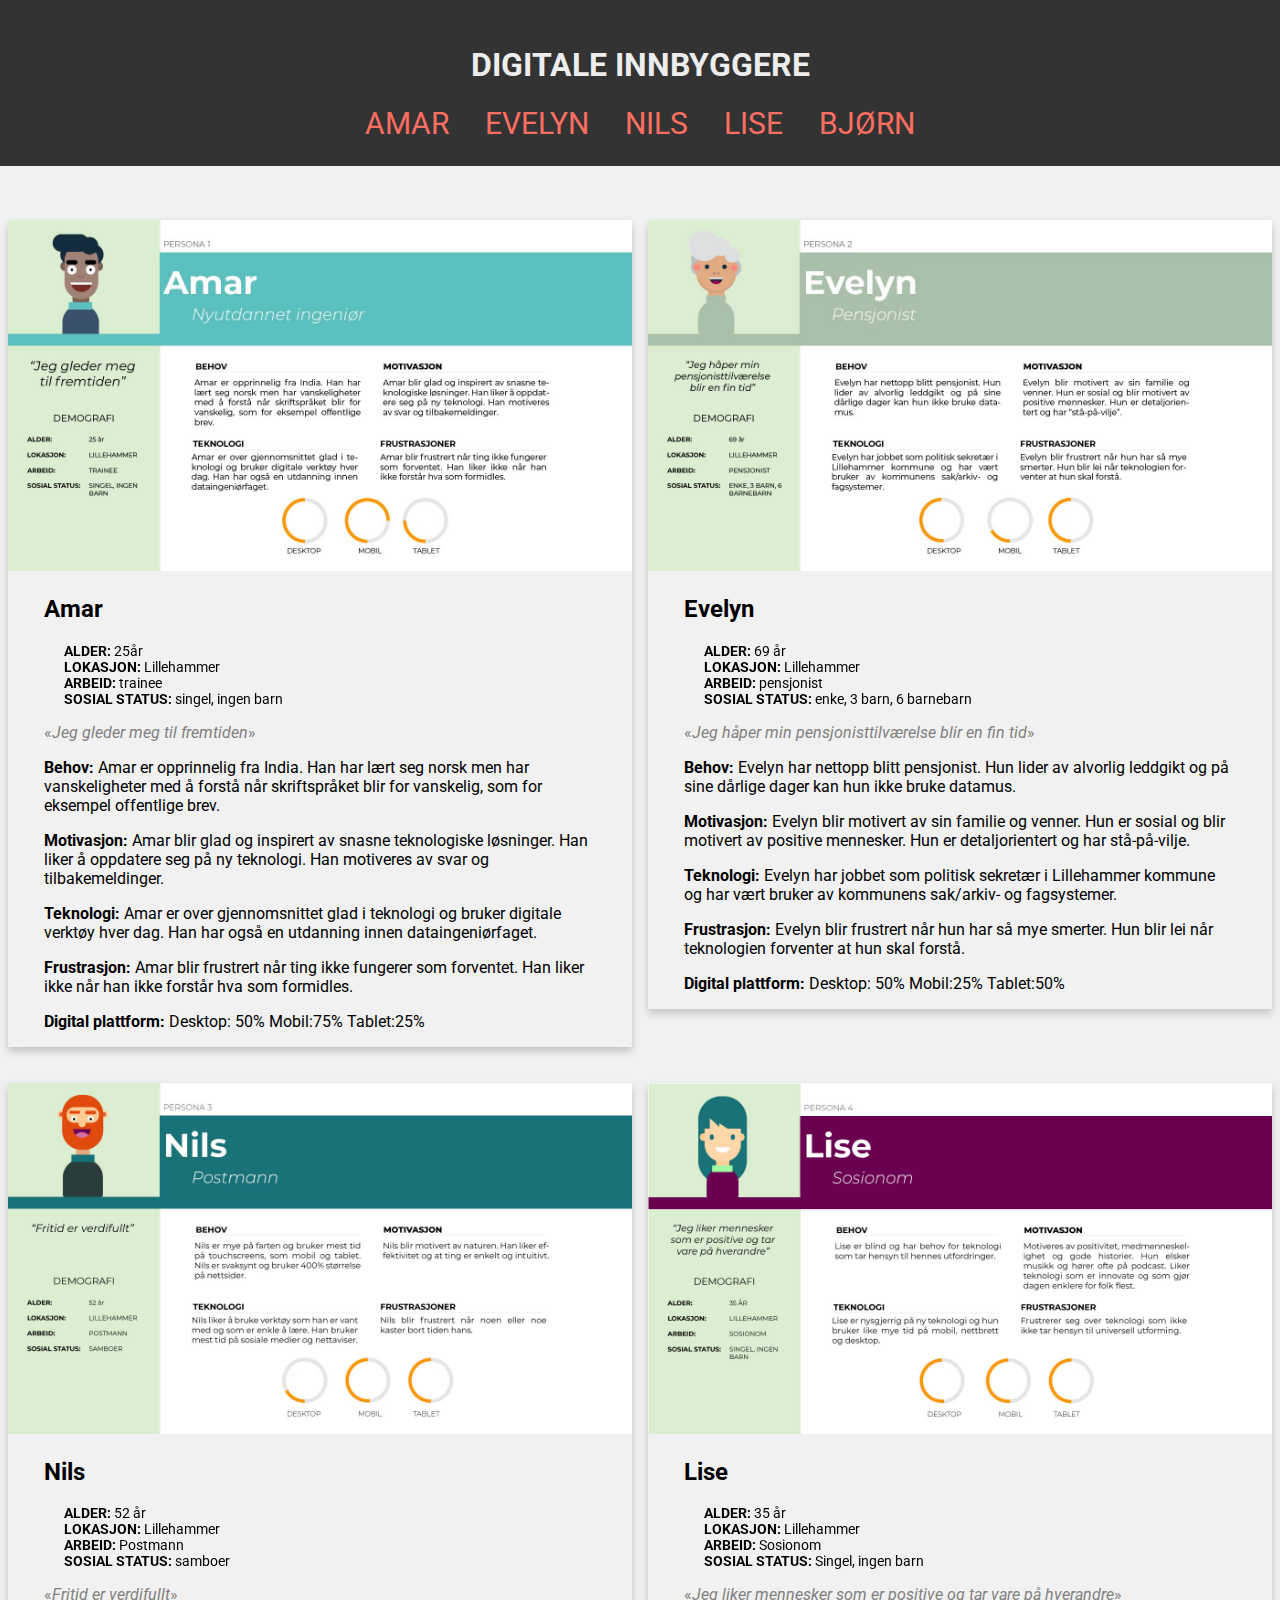
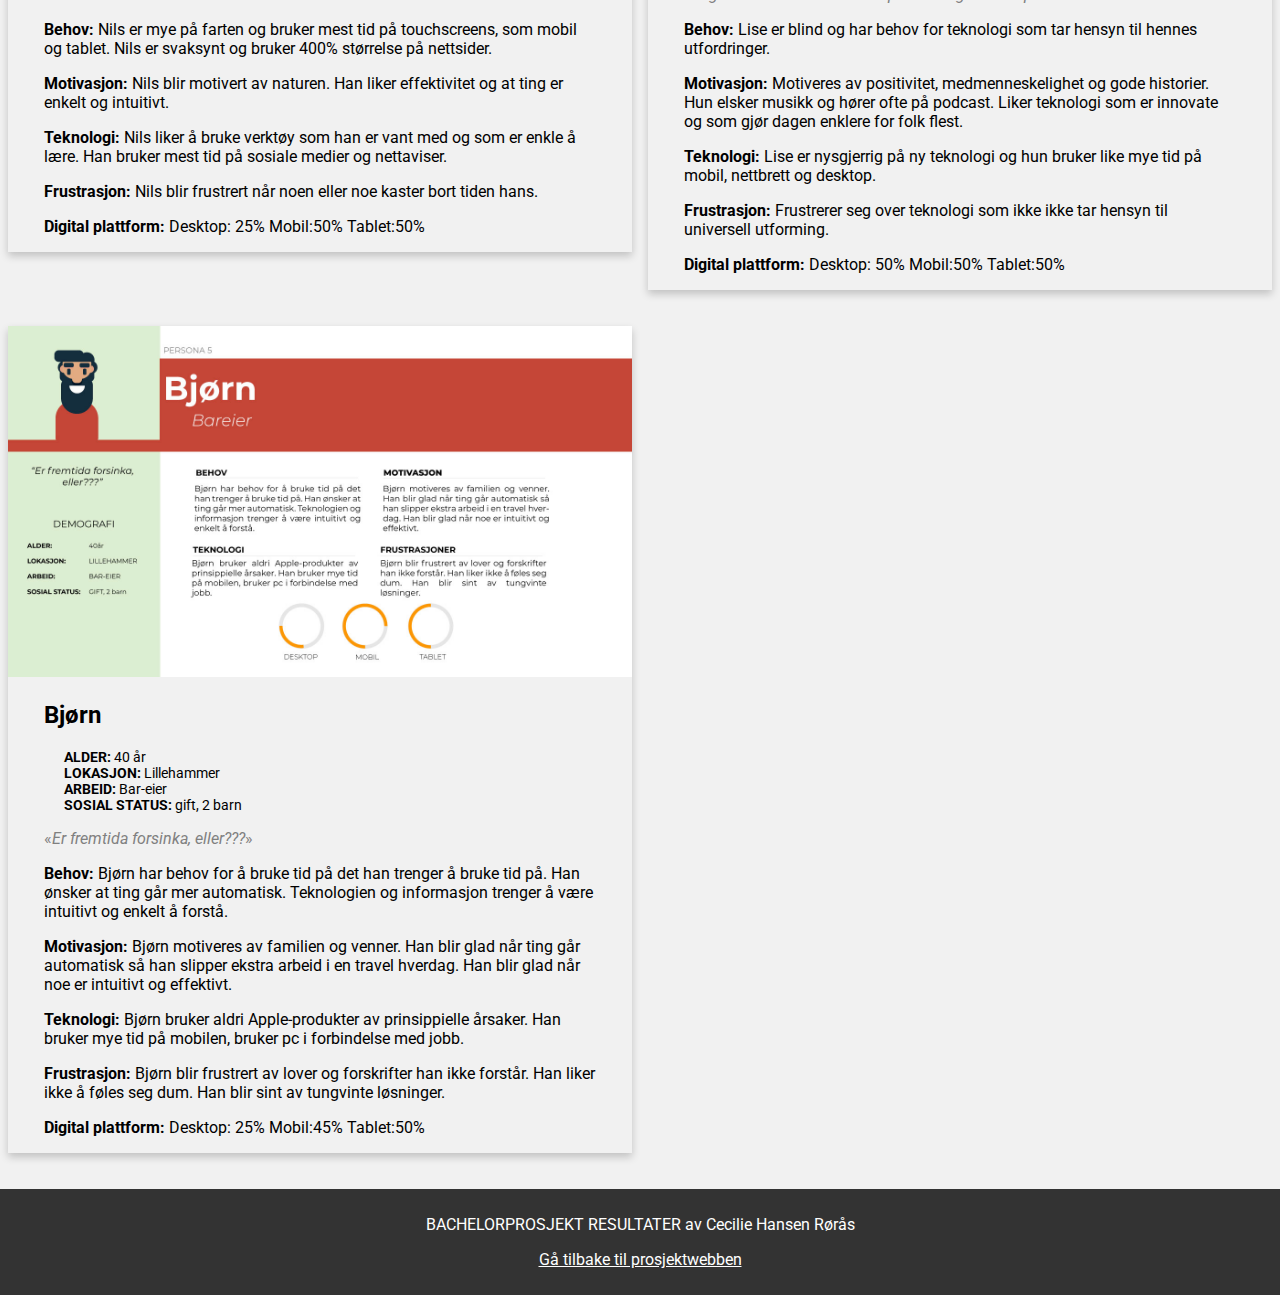
<file: mine_sider/prosjektweb/resultater/digital_innbygger/index.html>
<!DOCTYPE html>
<html lang="no">
    <title>Digital Innbygger - Min Side</title>
    <meta charset="UTF-8">
    <meta name="viewport" content="width=device-width, initial-scale=1">
    <link href="https://fonts.googleapis.com/css?family=Roboto:200,300,300i,400,400i" rel="stylesheet">
    <link rel="stylesheet" href="https://use.fontawesome.com/releases/v5.8.1/css/all.css" integrity="sha384-50oBUHEmvpQ+1lW4y57PTFmhCaXp0ML5d60M1M7uH2+nqUivzIebhndOJK28anvf" crossorigin="anonymous">
    <link rel="stylesheet" href="css/style.css">
<link rel="stylesheet" href="https://cdnjs.cloudflare.com/ajax/libs/font-awesome/4.7.0/css/font-awesome.min.css">
</head>

<body>
        <div class="topnav">
            <h1>DIGITALE INNBYGGERE</h1>
                <a href="#amarlink" id="amar" title="amar">AMAR</a>
                <a href="#evelynlink" id="evelyn" title="evelyn">EVELYN</a>
                <a href="#nilslink" id="nils" title="nils" >NILS</a>
                <a href="#liselink" id="lise" title="lise">LISE</a>
                <a href="#bjornlink" id="bjorn" title="bjorn">BJØRN</a>
        </div>
  <main>
    <div class="row">
      <div class="column">
        <div class="card" id="amarlink">
          <img src="pictures/personaAmar.jpg" alt="amar" style="width:100%">
          <div class="container">
            <h2>Amar</h2>
            <ul class="om">
                <li><b>ALDER:</b> 25år</li>
                <li><b>LOKASJON: </b>Lillehammer</li>
                <li><b>ARBEID: </b>trainee</li>
                <li><b>SOSIAL STATUS: </b>singel, ingen barn</li>
                <li></li>
            </ul>
            <p class="title"><q><i>Jeg gleder meg til fremtiden</i></q></p>
            <p><b>Behov: </b>Amar er opprinnelig fra India. Han har lært seg norsk men har vanskeligheter med å forstå når skriftspråket blir for vanskelig, som for eksempel offentlige brev. </p>
            <p><b>Motivasjon: </b>Amar blir glad og inspirert av snasne teknologiske løsninger. Han liker å oppdatere seg på ny teknologi. Han motiveres av svar og tilbakemeldinger.</p>
            <p><b>Teknologi: </b>Amar er over gjennomsnittet glad i teknologi og bruker digitale verktøy hver dag. Han har også en utdanning innen dataingeniørfaget. </p>
            <p><b>Frustrasjon: </b>Amar blir frustrert når ting ikke fungerer som forventet. Han liker ikke når han ikke forstår hva som formidles.  </p>
            <p><b>Digital plattform: </b>Desktop: 50% Mobil:75% Tablet:25% </p>
          </div>
        </div>
      </div>
    
      <div class="column">
        <div class="card" id="evelynlink">
          <img src="pictures/personaEvelyn.jpg" alt="evelyn" style="width:100%">
          <div class="container">
            <h2>Evelyn</h2>   
            <ul class="om">
                    <li><b>ALDER:</b> 69 år</li>
                    <li><b>LOKASJON: </b>Lillehammer</li>
                    <li><b>ARBEID: </b>pensjonist</li>
                    <li><b>SOSIAL STATUS: </b>enke, 3 barn, 6 barnebarn</li>
                    <li></li>
                </ul>
                <p class="title"><q><i>Jeg håper min pensjonisttilværelse blir en fin tid</i></q></p>
                <p><b>Behov: </b>Evelyn har nettopp blitt pensjonist. Hun lider av alvorlig leddgikt og på sine dårlige dager kan hun ikke bruke datamus. </p>
                <p><b>Motivasjon: </b>Evelyn blir motivert av sin familie og venner. Hun er sosial og blir motivert av positive mennesker. Hun er detaljorientert og har stå-på-vilje.</p>
                <p><b>Teknologi: </b>Evelyn har jobbet som politisk sekretær i Lillehammer kommune og har vært bruker av kommunens sak/arkiv- og fagsystemer. </p>
                <p><b>Frustrasjon: </b>Evelyn blir frustrert når hun har så mye smerter. Hun blir lei når teknologien forventer at hun skal forstå.</p>
                <p><b>Digital plattform: </b>Desktop: 50% Mobil:25% Tablet:50% </p>
          </div>
        </div>
      </div>
    </div>
    <div class="row">
      <div class="column">
        <div class="card" id="nilslink">
          <img src="pictures/Persona3_Nils.jpg" alt="nils" style="width:100%">
          <div class="container">
            <h2>Nils</h2>
            <ul class="om">
                    <li><b>ALDER:</b> 52 år</li>
                    <li><b>LOKASJON: </b>Lillehammer</li>
                    <li><b>ARBEID: </b>Postmann</li>
                    <li><b>SOSIAL STATUS: </b>samboer</li>
                    <li></li>
                </ul>
                <p class="title"><q><i>Fritid er verdifullt</i></q></p>
                <p><b>Behov: </b>Nils er mye på farten og bruker mest tid på touchscreens, som mobil og tablet. Nils er svaksynt og bruker 400% størrelse på nettsider. </p>
                <p><b>Motivasjon: </b>Nils blir motivert av naturen. Han liker effektivitet og at ting er enkelt og intuitivt.</p>
                <p><b>Teknologi: </b>Nils liker å bruke verktøy som han er vant med og som er enkle å lære. Han bruker mest tid på sosiale medier og nettaviser.</p>
                <p><b>Frustrasjon: </b>Nils blir frustrert når noen eller noe kaster bort tiden hans.  </p>
                <p><b>Digital plattform: </b>Desktop: 25% Mobil:50% Tablet:50% </p>
          </div>
        </div>
      </div>
      <div class="column">
            <div class="card" id="liselink">
              <img src="pictures/PersonaLise.jpg" alt="lise" style="width:100%">
              <div class="container">
                <h2>Lise</h2>
                <ul class="om">
                        <li><b>ALDER:</b> 35 år</li>
                        <li><b>LOKASJON: </b>Lillehammer</li>
                        <li><b>ARBEID: </b>Sosionom</li>
                        <li><b>SOSIAL STATUS: </b>Singel, ingen barn</li>
                        <li></li>
                    </ul>
                    <p class="title"><q><i>Jeg liker mennesker som er positive og tar vare på hverandre</i></q></p>
                    <p><b>Behov: </b>Lise er blind og har behov for teknologi som tar hensyn til hennes utfordringer. </p>
                    <p><b>Motivasjon: </b>Motiveres av positivitet, medmenneskelighet og gode historier. Hun elsker musikk og hører ofte på podcast. Liker teknologi som er innovate og som gjør dagen enklere for folk flest.</p>
                    <p><b>Teknologi: </b>Lise er nysgjerrig på ny teknologi og hun bruker like mye tid på mobil, nettbrett og desktop. </p>
                    <p><b>Frustrasjon: </b>Frustrerer seg over teknologi som ikke ikke tar hensyn til universell utforming.</p>
                    <p><b>Digital plattform: </b>Desktop: 50% Mobil:50% Tablet:50% </p>
              </div>
            </div>
          </div>
    </div>
    <div class="row">
            <div class="column" id="bjornlink">
              <div class="card" >
                <img src="pictures/PersonaBjørn.jpg" alt="bjorn" style="width:100%">
                <div class="container">
                    <h2>Bjørn</h2>
                    <ul class="om">
                        <li><b>ALDER:</b> 40 år</li>
                        <li><b>LOKASJON: </b>Lillehammer</li>
                        <li><b>ARBEID: </b>Bar-eier</li>
                        <li><b>SOSIAL STATUS: </b>gift, 2 barn</li>
                        <li></li>
                    </ul>
                    <p class="title"><q><i>Er fremtida forsinka, eller???</i></q></p>
                    <p><b>Behov: </b>Bjørn har behov for å bruke tid på det han trenger å bruke tid på. Han ønsker at ting går mer automatisk. Teknologien og informasjon trenger å være intuitivt og enkelt å forstå.</p>
                    <p><b>Motivasjon: </b>Bjørn motiveres av familien og venner. Han blir glad når ting går automatisk så han slipper ekstra arbeid i en travel hverdag. Han blir glad når noe er intuitivt og effektivt.</p>
                    <p><b>Teknologi: </b>Bjørn bruker aldri Apple-produkter av prinsippielle årsaker. Han bruker mye tid på mobilen, bruker pc i forbindelse med jobb. </p>
                    <p><b>Frustrasjon: </b>Bjørn blir frustrert av lover og forskrifter han ikke forstår. Han liker ikke å føles seg dum. Han blir sint av tungvinte løsninger.</p>
                    <p><b>Digital plattform: </b>Desktop: 25% Mobil:45% Tablet:50% </p>
                </div>
              </div>
            </div>
          </div>
        </main>
          <footer class="footer">
            <p>BACHELORPROSJEKT RESULTATER av Cecilie Hansen Rørås</p>
            <p ><a href="https://ceciliehrr.github.io/prosjektweb/index.html" target="_blank" style="text-decoration: underline; color: white;">Gå tilbake til prosjektwebben <i class="icons icons-sm fas fa-external-link-alt" style="color:white;"></i></a></p>  
        </footer><!--FOOTER END-->
        
</body>
</html>
</file>
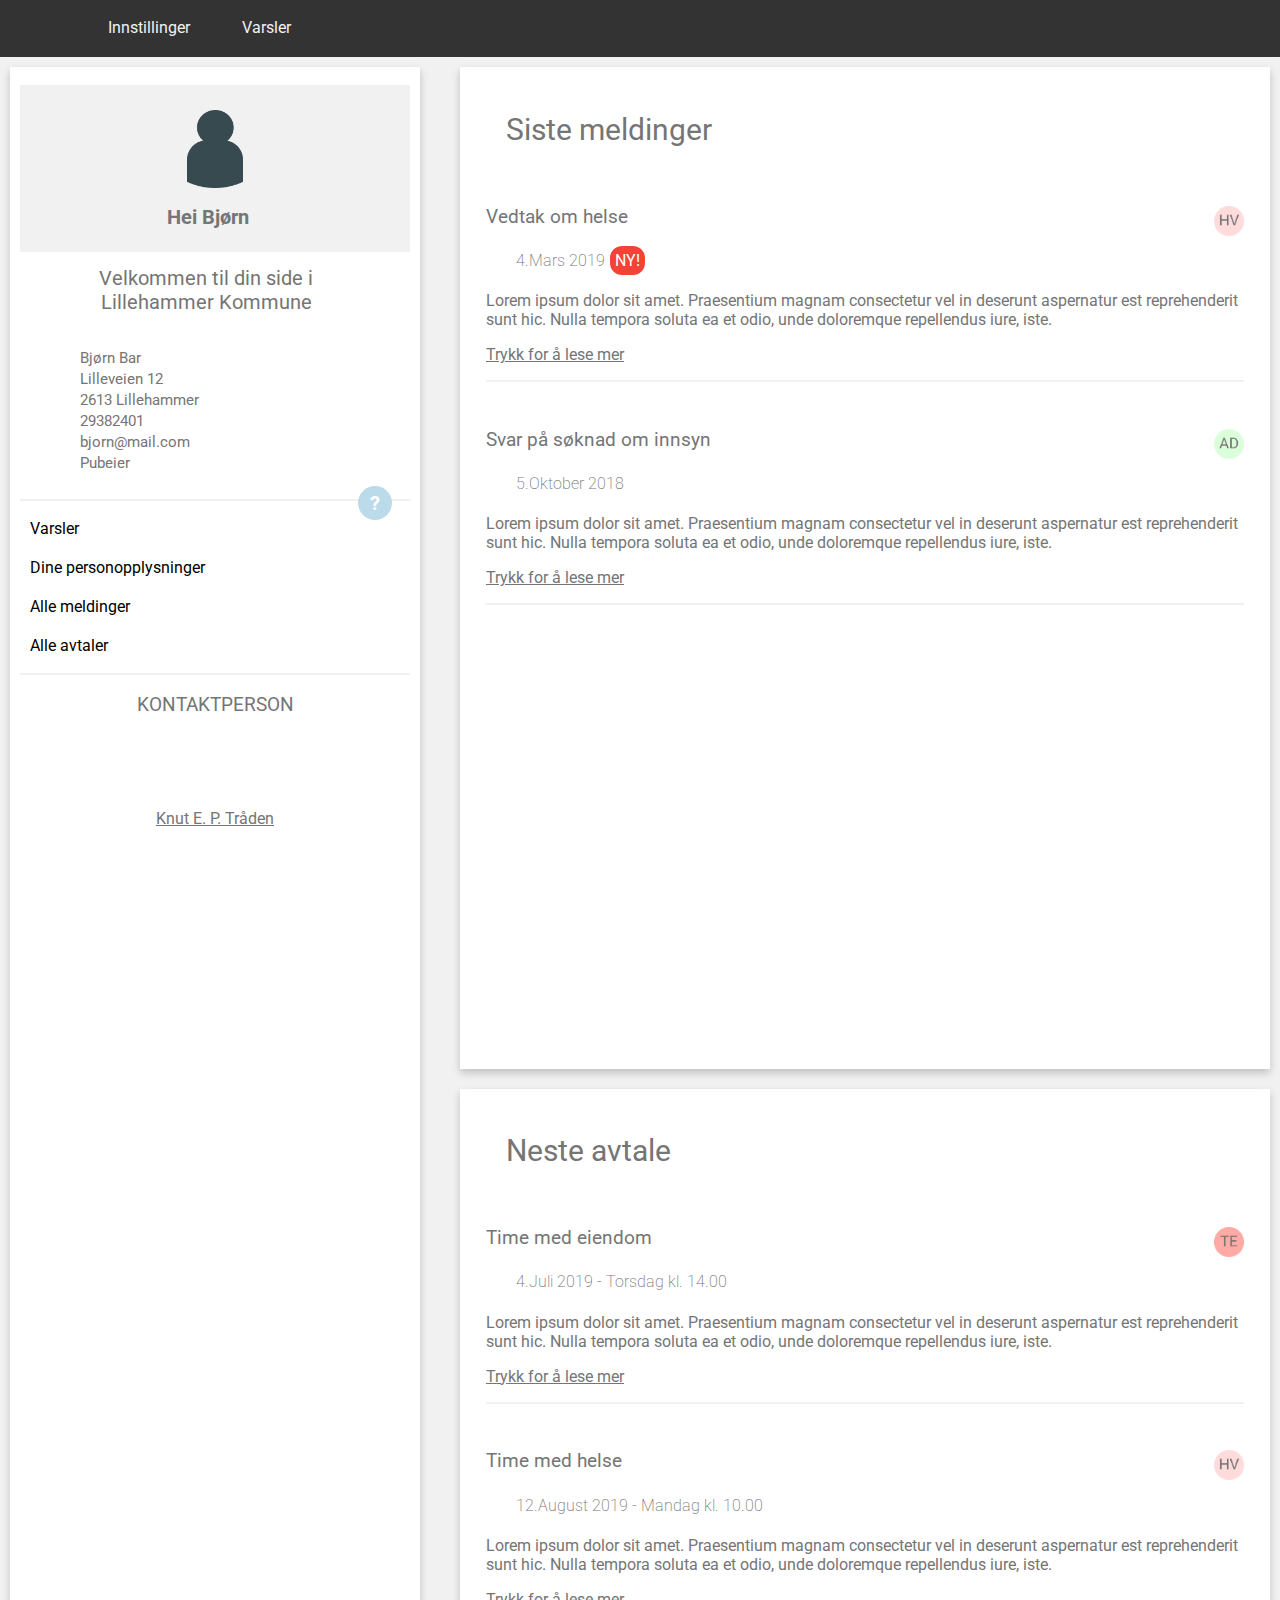
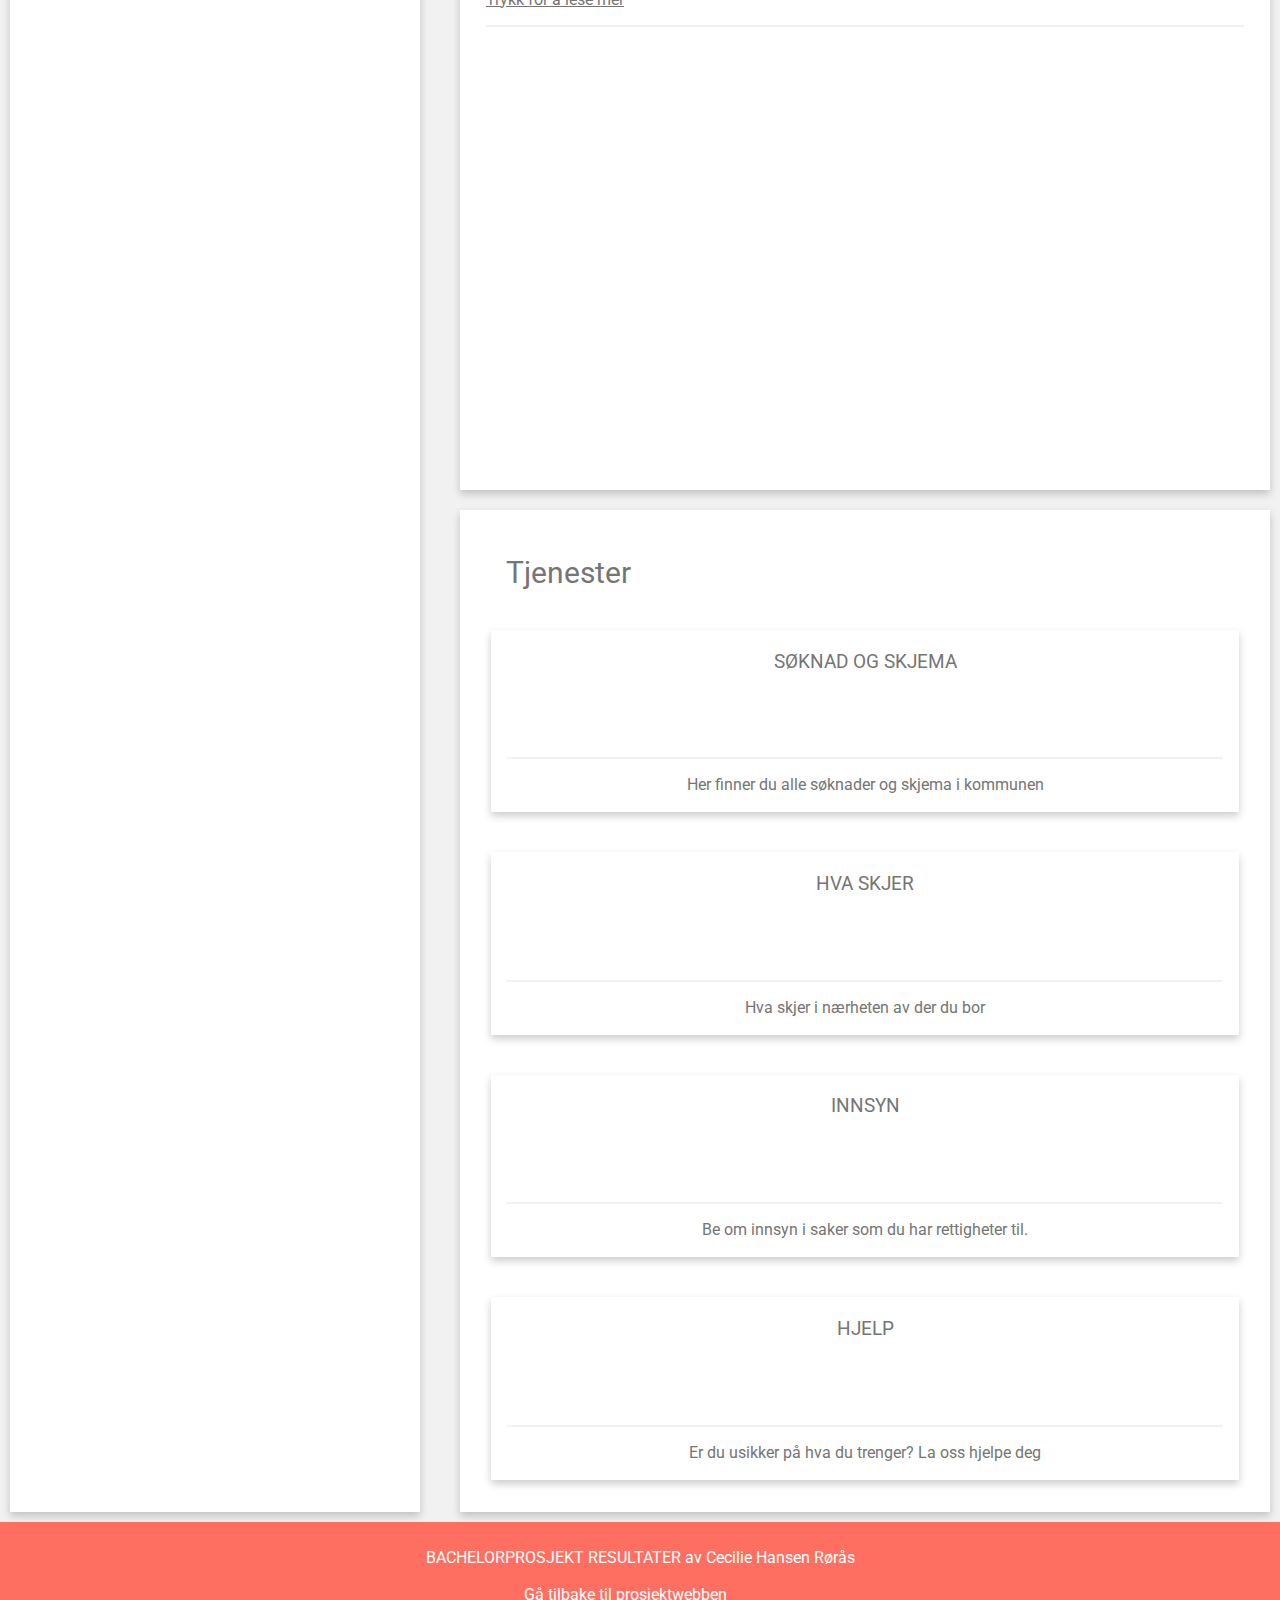
<file: mine_sider/prosjektweb/resultater/landingsside/index.html>
<!DOCTYPE html>
<html lang="no">
<head>
    <title>Digital Innbygger - Min Side</title>
    <meta charset="UTF-8">
    <meta name="viewport" content="width=device-width, initial-scale=1">
    <link href="https://fonts.googleapis.com/css?family=Roboto:200,300,300i,400,400i" rel="stylesheet">
    <link rel="stylesheet" href="https://use.fontawesome.com/releases/v5.8.1/css/all.css" integrity="sha384-50oBUHEmvpQ+1lW4y57PTFmhCaXp0ML5d60M1M7uH2+nqUivzIebhndOJK28anvf" crossorigin="anonymous">
    <link rel="stylesheet" href="css/style.css">
</head>
    <body>
        <div class="grid-container">
        <nav class="nav">
            <ul>
                <li><a href="index.html" title="Go home"><i class="icons icons-sm fas fa-home" style="color:white;" ></i></a></li>
                <li><a href="#">Innstillinger</a></li>
                <li><a href="#">Varsler</a></li>
            </ul>
        </nav><!--NAVIGATON END-->
        <aside  class="aside cards">
            <figure><img id="userImg" src="pictures/user.png" alt="brukerikon"><h1><b>Hei <span id="fornavnTittel"></span></b> </h1></figure>
            <h1>Velkommen til din side i Lillehammer Kommune</h1>
            <br>
            <ul id="Kontaktopplysninger">
                <li><i class="icons icons-sm far fa-user"></i><span id="navn"></span></li>
                <li><i class="icons icons-sm fas fa-map-pin"></i><span id="adresse"></span></li>
                <li><i class="icons icons-sm fas fa-globe-europe"></i><span id="poststed"></span></li>
                <li><i class="icons icons-sm fas fa-phone"></i><span id="telefon"></span></li>
                <li><i class="icons icons-sm fas fa-at"></i><span id="mail"></span></li>
                <li><i class="icons icons-sm fas fa-suitcase"></i><span id="arbeid"></span></li>
                <li><div class="help-tip">
                        <p>Er denne informasjonen feil? Gå til dine personopplysninger</p>
                    </div></li>
            </ul>
            <br>
            <hr>
            <ul id="asideLenker">
                <li><a href="#" title="Gå til dine varsler">Varsler</a></li>
                <li><a href="#" title="Gå til dine opplysninger vi har lagret om deg">Dine personopplysninger</a></li>
                <li><a href="#" title="Gå til alle dine meldinger">Alle meldinger</a></li>
                <li><a href="#" title="Gå til oversikt over alle avtaler">Alle avtaler</a></li>
            </ul>
            <hr>
            <div class="kontakt">
                        <h3>KONTAKTPERSON</h3>
                        <i class="icons far fa-id-badge"></i>
                        <br>
                        <a href="#" title="Gå til mer informasjon om kontaktperson">
                        <p id="kontaktperson" style="text-decoration: underline;"></p>
                    </a>
                </div>
        </aside><!--ASIDE END-->
        <section class="messages cards">
                <h2><i class="icons far fa-envelope"></i>Siste meldinger</h2>
                <article>
                    <a href="#" title="Gå til denne meldingen">
                    <h3><img class="sektorIkon" src="pictures/helse.png" alt="kategori helse og velferd">Vedtak om helse</h3>
                    <h4><i class="icons icons-sm far fa-calendar-alt"></i>4.Mars 2019<span class="label ny">NY!</span></h4>
                    <p>Lorem ipsum dolor sit amet. Praesentium magnam consectetur vel in deserunt aspernatur est reprehenderit sunt hic. Nulla tempora soluta ea et odio, unde doloremque repellendus iure, iste.</p>
                    <p style="text-decoration: underline;">Trykk for å lese mer</p>
                        <hr>
                    </a>
                </article>
                <article>
                    <a href="#" title="Gå til denne meldingen">
                    <img class="sektorIkon" src="pictures/adm.png" alt="kategori administrasjon"><h3>Svar på søknad om innsyn</h3>
                    <h4><i class="icons icons-sm far fa-calendar-alt"></i>5.Oktober 2018</h4>
                    <p>Lorem ipsum dolor sit amet. Praesentium magnam consectetur vel in deserunt aspernatur est reprehenderit sunt hic. Nulla tempora soluta ea et odio, unde doloremque repellendus iure, iste.</p>
                    <p style="text-decoration: underline;">Trykk for å lese mer</p>    
                        <hr>
                    </a>
                </article>
        </section> <!--MESSAGES END-->
        <section class="avtaler cards">
            <h2><i class="icons far fa-calendar"></i>Neste avtale</h2>
            <article>
                <a href="#" title="Gå til mer informasjon om denne avtalen">
                <img class="sektorIkon" src="pictures/tekbyg.png" alt="kategori teknisk og bygg"><h3>Time med eiendom</h3>
                <h4><i class="icons icons-sm far fa-calendar-alt"></i>4.Juli 2019 - Torsdag kl. 14.00</h4>
                <p>Lorem ipsum dolor sit amet. Praesentium magnam consectetur vel in deserunt aspernatur est reprehenderit sunt hic. Nulla tempora soluta ea et odio, unde doloremque repellendus iure, iste.</p>
                <p style="text-decoration: underline;">Trykk for å lese mer</p>    
                     <hr>
                </a>
            </article>
            <article>
                <a href="#" title="Gå til mer informasjon om denne avtalen">
                <img class="sektorIkon" src="pictures/helse.png" alt="kategori helse og velferd"><h3>Time med helse</h3>
                <h4><i class="icons icons-sm far fa-calendar-alt"></i>12.August 2019 - Mandag kl. 10.00</h4>
                <p>Lorem ipsum dolor sit amet. Praesentium magnam consectetur vel in deserunt aspernatur est reprehenderit sunt hic. Nulla tempora soluta ea et odio, unde doloremque repellendus iure, iste.</p>
                <p style="text-decoration: underline;">Trykk for å lese mer</p>    
                    <hr>
                </a>
            </article>
        </section><!--AVTALER END-->
        <section class="tjenester cards">
                <h2> <i class="icons fas fa-cog"></i>Tjenester</h2>
             <div class="row">
                    <div class="column">
                        <a href="#" title="Gå til alle søknader og skjema">
                        <div class="cards">
                            <h3>SØKNAD OG SKJEMA</h3>
                            <i class="icons far fa-file-alt"></i>
                            <hr>
                            <p>Her finner du alle søknader og skjema i kommunen</p>
                        </div>
                        </a>
                    </div>
               
                    <div class="column">
                        <a href="#" title="Gå til denne">
                        <div class="cards">
                            <h3>HVA SKJER</h3>
                            <i class="icons far fa-building"></i>
                            <hr>
                            <p>Hva skjer i nærheten av der du bor</p>
                        </div>
                        </a>
                    </div>
                    
                    <div class="column">
                        <a href="#">
                        <div class="cards">
                            <h3>INNSYN</h3>
                            <i class="icons fas fa-archive"></i>
                            <hr>
                            <p>Be om innsyn i saker som du har rettigheter til.</p>
                        </div>
                        </a>
                    </div>

                    <div class="column">
                        <a href="#" title="Gå til mer informasjon">
                        <div class="cards">
                            <h3>HJELP</h3>
                            <i class=" icons fas fa-question"></i>
                            <hr>
                            <p>Er du usikker på hva du trenger? La oss hjelpe deg</p>
                        </div>
                        </a>
                    </div>
                </div>
        </section><!--TJENESTER END-->
        <footer class="footer">
            <p>BACHELORPROSJEKT RESULTATER av Cecilie Hansen Rørås</p>
            <p ><a href="https://ceciliehrr.github.io/prosjektweb/index.html" target="_blank" style="text-decoration: underline; color: white;">Gå tilbake til prosjektwebben <i class="icons icons-sm fas fa-external-link-alt" style="color:white;"></i></a></p>  
        </footer><!--FOOTER END-->
    </div>
        <script src="js/main.js"></script>
    </body>
</html>
</file>
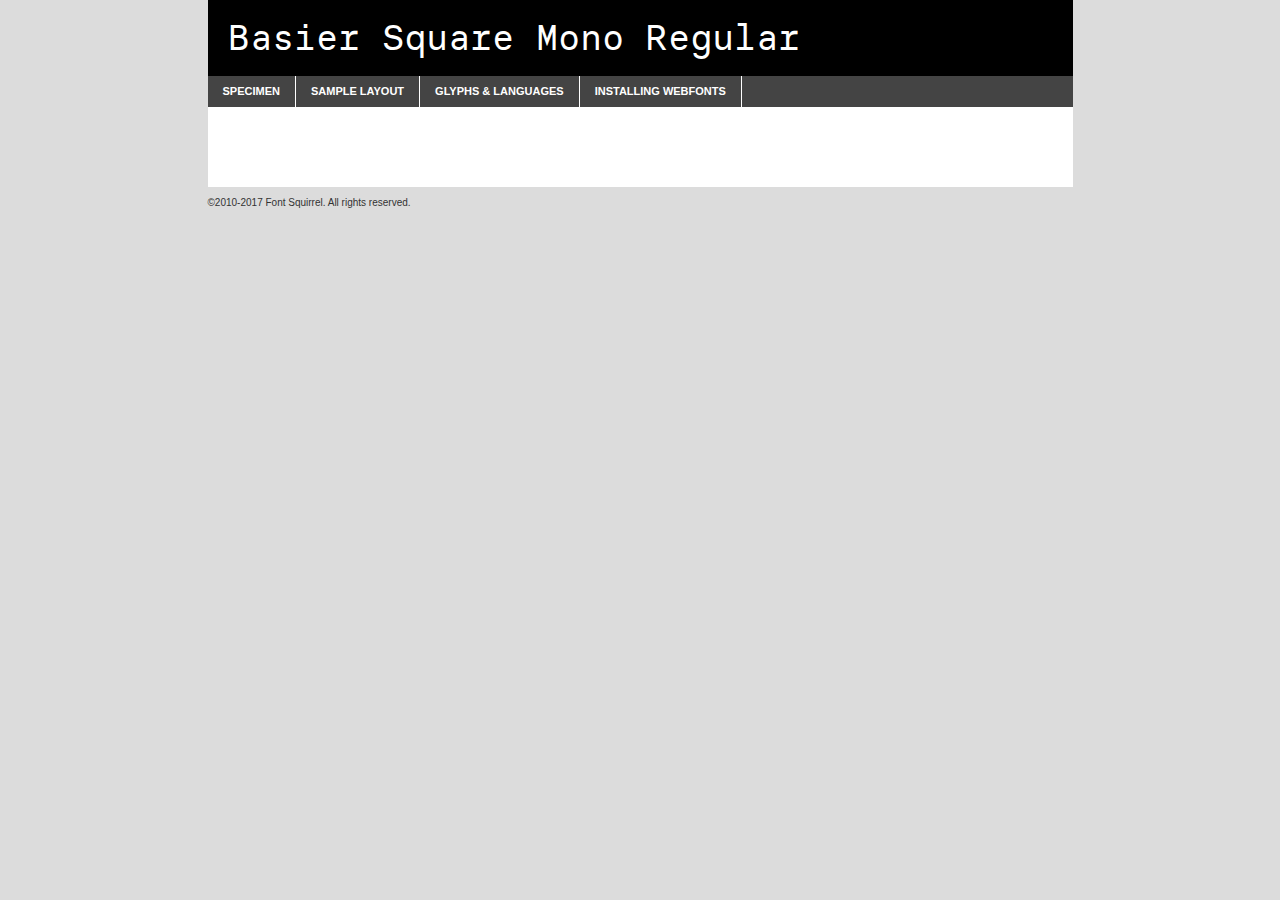
<file: mine_sider/matblogg/font/Basier_Mono_Square_Regular/Basier_Mono_Square_Regular/Webfont/Basier-Square-Mono-Regular-Webfont/basiersquaremono-regular-demo.html>
<!DOCTYPE html PUBLIC "-//W3C//DTD XHTML 1.0 Transitional//EN"
	"http://www.w3.org/TR/xhtml1/DTD/xhtml1-transitional.dtd">

<html xmlns="http://www.w3.org/1999/xhtml" xml:lang="en" lang="en">
<head>
	<meta http-equiv="Content-Type" content="text/html; charset=utf-8" />
	<script src="http://ajax.googleapis.com/ajax/libs/jquery/1.7.2/jquery.min.js" type="text/javascript" charset="utf-8"></script>
	<script type="text/javascript">
	(function($){$.fn.easyTabs=function(option){var param=jQuery.extend({fadeSpeed:"fast",defaultContent:1,activeClass:'active'},option);$(this).each(function(){var thisId="#"+this.id;if(param.defaultContent==''){param.defaultContent=1;}
	if(typeof param.defaultContent=="number")
	{var defaultTab=$(thisId+" .tabs li:eq("+(param.defaultContent-1)+") a").attr('href').substr(1);}else{var defaultTab=param.defaultContent;}
	$(thisId+" .tabs li a").each(function(){var tabToHide=$(this).attr('href').substr(1);$("#"+tabToHide).addClass('easytabs-tab-content');});hideAll();changeContent(defaultTab);function hideAll(){$(thisId+" .easytabs-tab-content").hide();}
	function changeContent(tabId){hideAll();$(thisId+" .tabs li").removeClass(param.activeClass);$(thisId+" .tabs li a[href=#"+tabId+"]").closest('li').addClass(param.activeClass);if(param.fadeSpeed!="none")
	{$(thisId+" #"+tabId).fadeIn(param.fadeSpeed);}else{$(thisId+" #"+tabId).show();}}
	$(thisId+" .tabs li").click(function(){var tabId=$(this).find('a').attr('href').substr(1);changeContent(tabId);return false;});});}})(jQuery);
	</script>
	<link rel="stylesheet" href="specimen_files/specimen_stylesheet.css" type="text/css" charset="utf-8" />
	<link rel="stylesheet" href="stylesheet.css" type="text/css" charset="utf-8" />

	<style type="text/css">
					body{
				font-family: 'basier_square_monoregular';
							}
		</style>

	<title>Basier Square Mono Regular Specimen</title>
	
	
	<script type="text/javascript" charset="utf-8">
		$(document).ready(function() {
			$('#container').easyTabs({defaultContent:1});
		});
	</script>
</head>

<body>
<div id="container">
	<div id="header">
		Basier Square Mono Regular	</div>
	<ul class="tabs">
		<li><a href="#specimen">Specimen</a></li>
		<li><a href="#layout">Sample Layout</a></li>
				<li><a href="#glyphs">Glyphs &amp; Languages</a></li>
		<li><a href="#installing">Installing Webfonts</a></li>
		
	</ul>
	
	<div id="main_content">

		
			<div id="specimen">
		
				<div class="section">
					<div class="grid12 firstcol">
						<div class="huge">AaBb</div>
					</div>
				</div>
		
				<div class="section">
					<div class="glyph_range">A&#x200B;B&#x200b;C&#x200b;D&#x200b;E&#x200b;F&#x200b;G&#x200b;H&#x200b;I&#x200b;J&#x200b;K&#x200b;L&#x200b;M&#x200b;N&#x200b;O&#x200b;P&#x200b;Q&#x200b;R&#x200b;S&#x200b;T&#x200b;U&#x200b;V&#x200b;W&#x200b;X&#x200b;Y&#x200b;Z&#x200b;a&#x200b;b&#x200b;c&#x200b;d&#x200b;e&#x200b;f&#x200b;g&#x200b;h&#x200b;i&#x200b;j&#x200b;k&#x200b;l&#x200b;m&#x200b;n&#x200b;o&#x200b;p&#x200b;q&#x200b;r&#x200b;s&#x200b;t&#x200b;u&#x200b;v&#x200b;w&#x200b;x&#x200b;y&#x200b;z&#x200b;1&#x200b;2&#x200b;3&#x200b;4&#x200b;5&#x200b;6&#x200b;7&#x200b;8&#x200b;9&#x200b;0&#x200b;&amp;&#x200b;.&#x200b;,&#x200b;?&#x200b;!&#x200b;&#64;&#x200b;(&#x200b;)&#x200b;#&#x200b;$&#x200b;%&#x200b;*&#x200b;+&#x200b;-&#x200b;=&#x200b;:&#x200b;;</div>
				</div>
				<div class="section">
					<div class="grid12 firstcol">
						<table class="sample_table">
							<tr><td>10</td><td class="size10">abcdefghijklmnopqrstuvwxyzABCDEFGHIJKLMNOPQRSTUVWXYZ0123456789abcdefghijklmnopqrstuvwxyzABCDEFGHIJKLMNOPQRSTUVWXYZ0123456789abcdefghijklmnopqrstuvwxyzABCDEFGHIJKLMNOPQRSTUVWXYZ</td></tr>
							<tr><td>11</td><td class="size11">abcdefghijklmnopqrstuvwxyzABCDEFGHIJKLMNOPQRSTUVWXYZ0123456789abcdefghijklmnopqrstuvwxyzABCDEFGHIJKLMNOPQRSTUVWXYZ0123456789abcdefghijklmnopqrstuvwxyzABCDEFGHIJKLMNOPQRSTUVWXYZ</td></tr>
							<tr><td>12</td><td class="size12">abcdefghijklmnopqrstuvwxyzABCDEFGHIJKLMNOPQRSTUVWXYZ0123456789abcdefghijklmnopqrstuvwxyzABCDEFGHIJKLMNOPQRSTUVWXYZ0123456789abcdefghijklmnopqrstuvwxyzABCDEFGHIJKLMNOPQRSTUVWXYZ</td></tr>
							<tr><td>13</td><td class="size13">abcdefghijklmnopqrstuvwxyzABCDEFGHIJKLMNOPQRSTUVWXYZ0123456789abcdefghijklmnopqrstuvwxyzABCDEFGHIJKLMNOPQRSTUVWXYZ0123456789abcdefghijklmnopqrstuvwxyzABCDEFGHIJKLMNOPQRSTUVWXYZ</td></tr>
							<tr><td>14</td><td class="size14">abcdefghijklmnopqrstuvwxyzABCDEFGHIJKLMNOPQRSTUVWXYZ0123456789abcdefghijklmnopqrstuvwxyzABCDEFGHIJKLMNOPQRSTUVWXYZ0123456789abcdefghijklmnopqrstuvwxyzABCDEFGHIJKLMNOPQRSTUVWXYZ</td></tr>
							<tr><td>16</td><td class="size16">abcdefghijklmnopqrstuvwxyzABCDEFGHIJKLMNOPQRSTUVWXYZ0123456789abcdefghijklmnopqrstuvwxyzABCDEFGHIJKLMNOPQRSTUVWXYZ</td></tr>
							<tr><td>18</td><td class="size18">abcdefghijklmnopqrstuvwxyzABCDEFGHIJKLMNOPQRSTUVWXYZ0123456789abcdefghijklmnopqrstuvwxyzABCDEFGHIJKLMNOPQRSTUVWXYZ</td></tr>
							<tr><td>20</td><td class="size20">abcdefghijklmnopqrstuvwxyzABCDEFGHIJKLMNOPQRSTUVWXYZ0123456789abcdefghijklmnopqrstuvwxyzABCDEFGHIJKLMNOPQRSTUVWXYZ</td></tr>
							<tr><td>24</td><td class="size24">abcdefghijklmnopqrstuvwxyzABCDEFGHIJKLMNOPQRSTUVWXYZ0123456789abcdefghijklmnopqrstuvwxyzABCDEFGHIJKLMNOPQRSTUVWXYZ</td></tr>
							<tr><td>30</td><td class="size30">abcdefghijklmnopqrstuvwxyzABCDEFGHIJKLMNOPQRSTUVWXYZ0123456789abcdefghijklmnopqrstuvwxyzABCDEFGHIJKLMNOPQRSTUVWXYZ</td></tr>
							<tr><td>36</td><td class="size36">abcdefghijklmnopqrstuvwxyzABCDEFGHIJKLMNOPQRSTUVWXYZ0123456789abcdefghijklmnopqrstuvwxyzABCDEFGHIJKLMNOPQRSTUVWXYZ</td></tr>
							<tr><td>48</td><td class="size48">abcdefghijklmnopqrstuvwxyzABCDEFGHIJKLMNOPQRSTUVWXYZ0123456789abcdefghijklmnopqrstuvwxyzABCDEFGHIJKLMNOPQRSTUVWXYZ</td></tr>
							<tr><td>60</td><td class="size60">abcdefghijklmnopqrstuvwxyzABCDEFGHIJKLMNOPQRSTUVWXYZ0123456789abcdefghijklmnopqrstuvwxyzABCDEFGHIJKLMNOPQRSTUVWXYZ</td></tr>
							<tr><td>72</td><td class="size72">abcdefghijklmnopqrstuvwxyzABCDEFGHIJKLMNOPQRSTUVWXYZ0123456789abcdefghijklmnopqrstuvwxyzABCDEFGHIJKLMNOPQRSTUVWXYZ</td></tr>
							<tr><td>90</td><td class="size90">abcdefghijklmnopqrstuvwxyzABCDEFGHIJKLMNOPQRSTUVWXYZ0123456789abcdefghijklmnopqrstuvwxyzABCDEFGHIJKLMNOPQRSTUVWXYZ</td></tr>
						</table>
				
					</div>
			
				</div>
		
		
		
								<div class="section" id="bodycomparison">


										<div id="xheight">
				<div class="fontbody">&#x25FC;&#x25FC;&#x25FC;&#x25FC;&#x25FC;&#x25FC;&#x25FC;&#x25FC;&#x25FC;&#x25FC;&#x25FC;&#x25FC;&#x25FC;&#x25FC;&#x25FC;&#x25FC;&#x25FC;&#x25FC;&#x25FC;&#x25FC;&#x25FC;&#x25FC;&#x25FC;&#x25FC;&#x25FC;&#x25FC;&#x25FC;&#x25FC;&#x25FC;&#x25FC;&#x25FC;&#x25FC;&#x25FC;&#x25FC;&#x25FC;&#x25FC;&#x25FC;&#x25FC;&#x25FC;&#x25FC;&#x25FC;&#x25FC;&#x25FC;&#x25FC;&#x25FC;&#x25FC;&#x25FC;&#x25FC;&#x25FC;&#x25FC;&#x25FC;&#x25FC;&#x25FC;&#x25FC;&#x25FC;&#x25FC;&#x25FC;&#x25FC;&#x25FC;&#x25FC;&#x25FC;&#x25FC;&#x25FC;&#x25FC;&#x25FC;&#x25FC;&#x25FC;&#x25FC;&#x25FC;&#x25FC;&#x25FC;&#x25FC;&#x25FC;&#x25FC;&#x25FC;&#x25FC;&#x25FC;&#x25FC;&#x25FC;&#x25FC;&#x25FC;&#x25FC;&#x25FC;&#x25FC;&#x25FC;&#x25FC;&#x25FC;&#x25FC;&#x25FC;&#x25FC;&#x25FC;&#x25FC;&#x25FC;&#x25FC;&#x25FC;&#x25FC;&#x25FC;&#x25FC;&#x25FC;body</div><div class="arialbody">body</div><div class="verdanabody">body</div><div class="georgiabody">body</div></div>
										<div class="fontbody" style="z-index:1">
											body<span>Basier Square Mono Regular</span>
										</div>
										<div class="arialbody" style="z-index:1">
											body<span>Arial</span>
										</div>
										<div class="verdanabody" style="z-index:1">
											body<span>Verdana</span>
										</div>
										<div class="georgiabody" style="z-index:1">
											body<span>Georgia</span>
										</div>



								</div>
		
		
				<div class="section psample psample_row1" id="">
					
					<div class="grid2 firstcol">
						<p class="size10"><span>10.</span>Aenean lacinia bibendum nulla sed consectetur. Fusce dapibus, tellus ac cursus commodo, tortor mauris condimentum nibh, ut fermentum massa justo sit amet risus. Nullam id dolor id nibh ultricies vehicula ut id elit. Cum sociis natoque penatibus et magnis dis parturient montes, nascetur ridiculus mus. Nulla vitae elit libero, a pharetra augue.</p>
			
					</div>
					<div class="grid3">
						<p class="size11"><span>11.</span>Aenean lacinia bibendum nulla sed consectetur. Fusce dapibus, tellus ac cursus commodo, tortor mauris condimentum nibh, ut fermentum massa justo sit amet risus. Nullam id dolor id nibh ultricies vehicula ut id elit. Cum sociis natoque penatibus et magnis dis parturient montes, nascetur ridiculus mus. Nulla vitae elit libero, a pharetra augue.</p>
			
					</div>
					<div class="grid3">
						<p class="size12"><span>12.</span>Aenean lacinia bibendum nulla sed consectetur. Fusce dapibus, tellus ac cursus commodo, tortor mauris condimentum nibh, ut fermentum massa justo sit amet risus. Nullam id dolor id nibh ultricies vehicula ut id elit. Cum sociis natoque penatibus et magnis dis parturient montes, nascetur ridiculus mus. Nulla vitae elit libero, a pharetra augue.</p>
			
					</div>
					<div class="grid4">
						<p class="size13"><span>13.</span>Aenean lacinia bibendum nulla sed consectetur. Fusce dapibus, tellus ac cursus commodo, tortor mauris condimentum nibh, ut fermentum massa justo sit amet risus. Nullam id dolor id nibh ultricies vehicula ut id elit. Cum sociis natoque penatibus et magnis dis parturient montes, nascetur ridiculus mus. Nulla vitae elit libero, a pharetra augue.</p>
			
					</div>
					<div class="white_blend"></div>
					
				</div>
				<div class="section psample psample_row2" id="">
					<div class="grid3 firstcol">
						<p class="size14"><span>14.</span>Aenean lacinia bibendum nulla sed consectetur. Fusce dapibus, tellus ac cursus commodo, tortor mauris condimentum nibh, ut fermentum massa justo sit amet risus. Nullam id dolor id nibh ultricies vehicula ut id elit. Cum sociis natoque penatibus et magnis dis parturient montes, nascetur ridiculus mus. Nulla vitae elit libero, a pharetra augue.</p>
			
					</div>
					<div class="grid4">
						<p class="size16"><span>16.</span>Aenean lacinia bibendum nulla sed consectetur. Fusce dapibus, tellus ac cursus commodo, tortor mauris condimentum nibh, ut fermentum massa justo sit amet risus. Nullam id dolor id nibh ultricies vehicula ut id elit. Cum sociis natoque penatibus et magnis dis parturient montes, nascetur ridiculus mus. Nulla vitae elit libero, a pharetra augue.</p>
			
					</div>
					<div class="grid5">
						<p class="size18"><span>18.</span>Aenean lacinia bibendum nulla sed consectetur. Fusce dapibus, tellus ac cursus commodo, tortor mauris condimentum nibh, ut fermentum massa justo sit amet risus. Nullam id dolor id nibh ultricies vehicula ut id elit. Cum sociis natoque penatibus et magnis dis parturient montes, nascetur ridiculus mus. Nulla vitae elit libero, a pharetra augue.</p>
			
					</div>

					<div class="white_blend"></div>

				</div>
				
				<div class="section psample psample_row3" id="">
					<div class="grid5 firstcol">
						<p class="size20"><span>20.</span>Aenean lacinia bibendum nulla sed consectetur. Fusce dapibus, tellus ac cursus commodo, tortor mauris condimentum nibh, ut fermentum massa justo sit amet risus. Nullam id dolor id nibh ultricies vehicula ut id elit. Cum sociis natoque penatibus et magnis dis parturient montes, nascetur ridiculus mus. Nulla vitae elit libero, a pharetra augue.</p>
					</div>
					<div class="grid7">
						<p class="size24"><span>24.</span>Aenean lacinia bibendum nulla sed consectetur. Fusce dapibus, tellus ac cursus commodo, tortor mauris condimentum nibh, ut fermentum massa justo sit amet risus. Nullam id dolor id nibh ultricies vehicula ut id elit. Cum sociis natoque penatibus et magnis dis parturient montes, nascetur ridiculus mus. Nulla vitae elit libero, a pharetra augue.</p>
					</div>
					
					<div class="white_blend"></div>
					
				</div>
				
				<div class="section psample psample_row4" id="">
					<div class="grid12 firstcol">
						<p class="size30"><span>30.</span>Aenean lacinia bibendum nulla sed consectetur. Fusce dapibus, tellus ac cursus commodo, tortor mauris condimentum nibh, ut fermentum massa justo sit amet risus. Nullam id dolor id nibh ultricies vehicula ut id elit. Cum sociis natoque penatibus et magnis dis parturient montes, nascetur ridiculus mus. Nulla vitae elit libero, a pharetra augue.</p>
					</div>
					<div class="white_blend"></div>
					
				</div>
				
				
				
				<div class="section psample psample_row1 fullreverse">
					<div class="grid2 firstcol">
						<p class="size10"><span>10.</span>Aenean lacinia bibendum nulla sed consectetur. Fusce dapibus, tellus ac cursus commodo, tortor mauris condimentum nibh, ut fermentum massa justo sit amet risus. Nullam id dolor id nibh ultricies vehicula ut id elit. Cum sociis natoque penatibus et magnis dis parturient montes, nascetur ridiculus mus. Nulla vitae elit libero, a pharetra augue.</p>
			
					</div>
					<div class="grid3">
						<p class="size11"><span>11.</span>Aenean lacinia bibendum nulla sed consectetur. Fusce dapibus, tellus ac cursus commodo, tortor mauris condimentum nibh, ut fermentum massa justo sit amet risus. Nullam id dolor id nibh ultricies vehicula ut id elit. Cum sociis natoque penatibus et magnis dis parturient montes, nascetur ridiculus mus. Nulla vitae elit libero, a pharetra augue.</p>
			
					</div>
					<div class="grid3">
						<p class="size12"><span>12.</span>Aenean lacinia bibendum nulla sed consectetur. Fusce dapibus, tellus ac cursus commodo, tortor mauris condimentum nibh, ut fermentum massa justo sit amet risus. Nullam id dolor id nibh ultricies vehicula ut id elit. Cum sociis natoque penatibus et magnis dis parturient montes, nascetur ridiculus mus. Nulla vitae elit libero, a pharetra augue.</p>
			
					</div>
					<div class="grid4">
						<p class="size13"><span>13.</span>Aenean lacinia bibendum nulla sed consectetur. Fusce dapibus, tellus ac cursus commodo, tortor mauris condimentum nibh, ut fermentum massa justo sit amet risus. Nullam id dolor id nibh ultricies vehicula ut id elit. Cum sociis natoque penatibus et magnis dis parturient montes, nascetur ridiculus mus. Nulla vitae elit libero, a pharetra augue.</p>
			
					</div>
					<div class="black_blend"></div>
					
				</div>
				
				<div class="section psample psample_row2 fullreverse">
					<div class="grid3 firstcol">
						<p class="size14"><span>14.</span>Aenean lacinia bibendum nulla sed consectetur. Fusce dapibus, tellus ac cursus commodo, tortor mauris condimentum nibh, ut fermentum massa justo sit amet risus. Nullam id dolor id nibh ultricies vehicula ut id elit. Cum sociis natoque penatibus et magnis dis parturient montes, nascetur ridiculus mus. Nulla vitae elit libero, a pharetra augue.</p>
			
					</div>
					<div class="grid4">
						<p class="size16"><span>16.</span>Aenean lacinia bibendum nulla sed consectetur. Fusce dapibus, tellus ac cursus commodo, tortor mauris condimentum nibh, ut fermentum massa justo sit amet risus. Nullam id dolor id nibh ultricies vehicula ut id elit. Cum sociis natoque penatibus et magnis dis parturient montes, nascetur ridiculus mus. Nulla vitae elit libero, a pharetra augue.</p>
			
					</div>
					<div class="grid5">
						<p class="size18"><span>18.</span>Aenean lacinia bibendum nulla sed consectetur. Fusce dapibus, tellus ac cursus commodo, tortor mauris condimentum nibh, ut fermentum massa justo sit amet risus. Nullam id dolor id nibh ultricies vehicula ut id elit. Cum sociis natoque penatibus et magnis dis parturient montes, nascetur ridiculus mus. Nulla vitae elit libero, a pharetra augue.</p>
			
					</div>
					<div class="black_blend"></div>

				</div>
				
				<div class="section psample fullreverse psample_row3" id="">
					<div class="grid5 firstcol">
						<p class="size20"><span>20.</span>Aenean lacinia bibendum nulla sed consectetur. Fusce dapibus, tellus ac cursus commodo, tortor mauris condimentum nibh, ut fermentum massa justo sit amet risus. Nullam id dolor id nibh ultricies vehicula ut id elit. Cum sociis natoque penatibus et magnis dis parturient montes, nascetur ridiculus mus. Nulla vitae elit libero, a pharetra augue.</p>
					</div>
					<div class="grid7">
						<p class="size24"><span>24.</span>Aenean lacinia bibendum nulla sed consectetur. Fusce dapibus, tellus ac cursus commodo, tortor mauris condimentum nibh, ut fermentum massa justo sit amet risus. Nullam id dolor id nibh ultricies vehicula ut id elit. Cum sociis natoque penatibus et magnis dis parturient montes, nascetur ridiculus mus. Nulla vitae elit libero, a pharetra augue.</p>
					</div>
					
					<div class="black_blend"></div>
					
				</div>
				
				<div class="section psample fullreverse psample_row4" id="" style="border-bottom: 20px #000 solid;">
					<div class="grid12 firstcol">
						<p class="size30"><span>30.</span>Aenean lacinia bibendum nulla sed consectetur. Fusce dapibus, tellus ac cursus commodo, tortor mauris condimentum nibh, ut fermentum massa justo sit amet risus. Nullam id dolor id nibh ultricies vehicula ut id elit. Cum sociis natoque penatibus et magnis dis parturient montes, nascetur ridiculus mus. Nulla vitae elit libero, a pharetra augue.</p>
					</div>
					<div class="black_blend"></div>
					
				</div>
				
				
				
				
			</div>
			
			<div id="layout">
				
				<div class="section">
					
					<div class="grid12 firstcol">
						<h1>Lorem Ipsum Dolor</h1>
						<h2>Etiam porta sem malesuada magna mollis euismod</h2>
						
						<p class="byline">By <a href="#link">Aenean Lacinia</a></p>
					</div>
				</div>
				<div class="section">
					<div class="grid8 firstcol">
						<p class="large">Donec sed odio dui. Morbi leo risus, porta ac consectetur ac, vestibulum at eros. Fusce dapibus, tellus ac cursus commodo, tortor mauris condimentum nibh, ut fermentum massa justo sit amet risus. </p>

						
						<h3>Pellentesque ornare sem</h3>

						<p>Maecenas sed diam eget risus varius blandit sit amet non magna. Maecenas faucibus mollis interdum. Donec ullamcorper nulla non metus auctor fringilla. Nullam id dolor id nibh ultricies vehicula ut id elit. Nullam id dolor id nibh ultricies vehicula ut id elit. </p>

						<p>Aenean eu leo quam. Pellentesque ornare sem lacinia quam venenatis vestibulum. Lorem ipsum dolor sit amet, consectetur adipiscing elit. Cum sociis natoque penatibus et magnis dis parturient montes, nascetur ridiculus mus. </p>

						<p>Nulla vitae elit libero, a pharetra augue. Praesent commodo cursus magna, vel scelerisque nisl consectetur et. Aenean lacinia bibendum nulla sed consectetur. </p>

						<p>Nullam quis risus eget urna mollis ornare vel eu leo. Nullam quis risus eget urna mollis ornare vel eu leo. Maecenas sed diam eget risus varius blandit sit amet non magna. Donec ullamcorper nulla non metus auctor fringilla. </p>

						<h3>Cras mattis consectetur</h3>

						<p>Aenean eu leo quam. Pellentesque ornare sem lacinia quam venenatis vestibulum. Aenean lacinia bibendum nulla sed consectetur. Integer posuere erat a ante venenatis dapibus posuere velit aliquet. Cras mattis consectetur purus sit amet fermentum. </p>

						<p>Nullam id dolor id nibh ultricies vehicula ut id elit. Nullam quis risus eget urna mollis ornare vel eu leo. Cras mattis consectetur purus sit amet fermentum.</p>
					</div>
					
					<div class="grid4 sidebar">
						
						<div class="box reverse">
							<p class="last">Nullam quis risus eget urna mollis ornare vel eu leo. Donec ullamcorper nulla non metus auctor fringilla. Cras mattis consectetur purus sit amet fermentum. Sed posuere consectetur est at lobortis. Lorem ipsum dolor sit amet, consectetur adipiscing elit. </p>
						</div>
						
						<p class="caption">Maecenas sed diam eget risus varius.</p>

						<p>Vestibulum id ligula porta felis euismod semper. Integer posuere erat a ante venenatis dapibus posuere velit aliquet. Vestibulum id ligula porta felis euismod semper. Sed posuere consectetur est at lobortis. Maecenas sed diam eget risus varius blandit sit amet non magna. Fusce dapibus, tellus ac cursus commodo, tortor mauris condimentum nibh, ut fermentum massa justo sit amet risus. </p>

					

						<p>Duis mollis, est non commodo luctus, nisi erat porttitor ligula, eget lacinia odio sem nec elit. Aenean lacinia bibendum nulla sed consectetur. Vivamus sagittis lacus vel augue laoreet rutrum faucibus dolor auctor. Aenean lacinia bibendum nulla sed consectetur. Nullam quis risus eget urna mollis ornare vel eu leo. </p>

						<p>Praesent commodo cursus magna, vel scelerisque nisl consectetur et. Donec ullamcorper nulla non metus auctor fringilla. Maecenas faucibus mollis interdum. Fusce dapibus, tellus ac cursus commodo, tortor mauris condimentum nibh, ut fermentum massa justo sit amet risus. </p>

					</div>
				</div>
				
			</div>


			



		<div id="glyphs">
			<div class="section">
				<div class="grid12 firstcol">
			
				<h1>Language Support</h1>
				<p>The subset of Basier Square Mono Regular in this kit supports the following languages:<br />
			
					Afrikaans, Albanian, Basque, Belarusian_lacinka, Bosnian, Breton, Catalan, Chamorro, Chichewa_nyanja, Croatian, Czech, Danish, Dutch, English, Esperanto, Estonian, Faroese, Finnish, French, Frisian, Galician, German, Hungarian, Icelandic, Italian, Latvian, Lithuanian, Malagasy, Maltese, Norwegian, Polish, Portuguese, Romanian, Serbian, Slovak, Slovenian, Spanish, Turkish, Welsh, Alsatian, Aragonese, Arapaho, Aromanian, Arrernte, Asturian, Aymara, Bislama, Cebuano, Cheyenne, Cimbrian, Corsican, Fijian, French_creole, Friulian, Genoese, Gilbertese, Greenlandic, Haitian_creole, Hawaiian, Hiligaynon, Hmong, Hopi, Ibanag, Iloko_ilokano, Indonesian, Interglossa_glosa, Interlingua, Irish_gaelic, Istro-romanian, Jerriais, Kashubian, Kurdish_kurmanji, Ladin, Lojban, Lombard, Low_saxon, Luxembourgeois, Malay_latinized, Manx, Maori, Megleno-romanian, Mohawk, Nahuatl, Norfolk_pitcairnese, Northern_sotho, Occitan, Oromo, Pangasinan, Papiamento, Piedmontese, Potawatomi, Quechua, Rhaeto-romance, Romansh, Rotokas, Sami_inari, Sami_lule, Samoan, Sardinian, Scots_gaelic, Seychelles_creole, Shona, Sicilian, Somali, Southern_ndebele, Southern_sotho, Swahili, Swati_swazi, Tagalog_filipino_pilipino, Tahitian, Tausug, Tetum, Tok_pisin, Tongan, Tswana, Turkmen, Turkmen_latinized, Tuvaluan, Uyghur_latinized, Veps, Volapuk, Votic_latinized, Walloon, Warlpiri, Xhosa, Yapese, Zulu, Latinbasic, Ubasic, Demo				</p>
				<h1>Glyph Chart</h1>
				<p>The subset of Basier Square Mono Regular in this kit includes all the glyphs listed below. Unicode entities are included above each glyph to help you insert individual characters into your layout.</p>
				<div id="glyph_chart">
			
																				 <div><p>&amp;#32;</p>&#32;</div>
																				 <div><p>&amp;#33;</p>&#33;</div>
																				 <div><p>&amp;#34;</p>&#34;</div>
																				 <div><p>&amp;#35;</p>&#35;</div>
																				 <div><p>&amp;#36;</p>&#36;</div>
																				 <div><p>&amp;#37;</p>&#37;</div>
																				 <div><p>&amp;#38;</p>&#38;</div>
																				 <div><p>&amp;#39;</p>&#39;</div>
																				 <div><p>&amp;#40;</p>&#40;</div>
																				 <div><p>&amp;#41;</p>&#41;</div>
																				 <div><p>&amp;#42;</p>&#42;</div>
																				 <div><p>&amp;#43;</p>&#43;</div>
																				 <div><p>&amp;#44;</p>&#44;</div>
																				 <div><p>&amp;#45;</p>&#45;</div>
																				 <div><p>&amp;#46;</p>&#46;</div>
																				 <div><p>&amp;#47;</p>&#47;</div>
																				 <div><p>&amp;#48;</p>&#48;</div>
																				 <div><p>&amp;#49;</p>&#49;</div>
																				 <div><p>&amp;#50;</p>&#50;</div>
																				 <div><p>&amp;#51;</p>&#51;</div>
																				 <div><p>&amp;#52;</p>&#52;</div>
																				 <div><p>&amp;#53;</p>&#53;</div>
																				 <div><p>&amp;#54;</p>&#54;</div>
																				 <div><p>&amp;#55;</p>&#55;</div>
																				 <div><p>&amp;#56;</p>&#56;</div>
																				 <div><p>&amp;#57;</p>&#57;</div>
																				 <div><p>&amp;#58;</p>&#58;</div>
																				 <div><p>&amp;#59;</p>&#59;</div>
																				 <div><p>&amp;#60;</p>&#60;</div>
																				 <div><p>&amp;#61;</p>&#61;</div>
																				 <div><p>&amp;#62;</p>&#62;</div>
																				 <div><p>&amp;#63;</p>&#63;</div>
																				 <div><p>&amp;#64;</p>&#64;</div>
																				 <div><p>&amp;#65;</p>&#65;</div>
																				 <div><p>&amp;#66;</p>&#66;</div>
																				 <div><p>&amp;#67;</p>&#67;</div>
																				 <div><p>&amp;#68;</p>&#68;</div>
																				 <div><p>&amp;#69;</p>&#69;</div>
																				 <div><p>&amp;#70;</p>&#70;</div>
																				 <div><p>&amp;#71;</p>&#71;</div>
																				 <div><p>&amp;#72;</p>&#72;</div>
																				 <div><p>&amp;#73;</p>&#73;</div>
																				 <div><p>&amp;#74;</p>&#74;</div>
																				 <div><p>&amp;#75;</p>&#75;</div>
																				 <div><p>&amp;#76;</p>&#76;</div>
																				 <div><p>&amp;#77;</p>&#77;</div>
																				 <div><p>&amp;#78;</p>&#78;</div>
																				 <div><p>&amp;#79;</p>&#79;</div>
																				 <div><p>&amp;#80;</p>&#80;</div>
																				 <div><p>&amp;#81;</p>&#81;</div>
																				 <div><p>&amp;#82;</p>&#82;</div>
																				 <div><p>&amp;#83;</p>&#83;</div>
																				 <div><p>&amp;#84;</p>&#84;</div>
																				 <div><p>&amp;#85;</p>&#85;</div>
																				 <div><p>&amp;#86;</p>&#86;</div>
																				 <div><p>&amp;#87;</p>&#87;</div>
																				 <div><p>&amp;#88;</p>&#88;</div>
																				 <div><p>&amp;#89;</p>&#89;</div>
																				 <div><p>&amp;#90;</p>&#90;</div>
																				 <div><p>&amp;#91;</p>&#91;</div>
																				 <div><p>&amp;#92;</p>&#92;</div>
																				 <div><p>&amp;#93;</p>&#93;</div>
																				 <div><p>&amp;#94;</p>&#94;</div>
																				 <div><p>&amp;#95;</p>&#95;</div>
																				 <div><p>&amp;#96;</p>&#96;</div>
																				 <div><p>&amp;#97;</p>&#97;</div>
																				 <div><p>&amp;#98;</p>&#98;</div>
																				 <div><p>&amp;#99;</p>&#99;</div>
																				 <div><p>&amp;#100;</p>&#100;</div>
																				 <div><p>&amp;#101;</p>&#101;</div>
																				 <div><p>&amp;#102;</p>&#102;</div>
																				 <div><p>&amp;#103;</p>&#103;</div>
																				 <div><p>&amp;#104;</p>&#104;</div>
																				 <div><p>&amp;#105;</p>&#105;</div>
																				 <div><p>&amp;#106;</p>&#106;</div>
																				 <div><p>&amp;#107;</p>&#107;</div>
																				 <div><p>&amp;#108;</p>&#108;</div>
																				 <div><p>&amp;#109;</p>&#109;</div>
																				 <div><p>&amp;#110;</p>&#110;</div>
																				 <div><p>&amp;#111;</p>&#111;</div>
																				 <div><p>&amp;#112;</p>&#112;</div>
																				 <div><p>&amp;#113;</p>&#113;</div>
																				 <div><p>&amp;#114;</p>&#114;</div>
																				 <div><p>&amp;#115;</p>&#115;</div>
																				 <div><p>&amp;#116;</p>&#116;</div>
																				 <div><p>&amp;#117;</p>&#117;</div>
																				 <div><p>&amp;#118;</p>&#118;</div>
																				 <div><p>&amp;#119;</p>&#119;</div>
																				 <div><p>&amp;#120;</p>&#120;</div>
																				 <div><p>&amp;#121;</p>&#121;</div>
																				 <div><p>&amp;#122;</p>&#122;</div>
																				 <div><p>&amp;#123;</p>&#123;</div>
																				 <div><p>&amp;#124;</p>&#124;</div>
																				 <div><p>&amp;#125;</p>&#125;</div>
																				 <div><p>&amp;#126;</p>&#126;</div>
																				 <div><p>&amp;#160;</p>&#160;</div>
																				 <div><p>&amp;#161;</p>&#161;</div>
																				 <div><p>&amp;#162;</p>&#162;</div>
																				 <div><p>&amp;#163;</p>&#163;</div>
																				 <div><p>&amp;#164;</p>&#164;</div>
																				 <div><p>&amp;#165;</p>&#165;</div>
																				 <div><p>&amp;#166;</p>&#166;</div>
																				 <div><p>&amp;#167;</p>&#167;</div>
																				 <div><p>&amp;#168;</p>&#168;</div>
																				 <div><p>&amp;#169;</p>&#169;</div>
																				 <div><p>&amp;#170;</p>&#170;</div>
																				 <div><p>&amp;#171;</p>&#171;</div>
																				 <div><p>&amp;#173;</p>&#173;</div>
																				 <div><p>&amp;#174;</p>&#174;</div>
																				 <div><p>&amp;#175;</p>&#175;</div>
																				 <div><p>&amp;#176;</p>&#176;</div>
																				 <div><p>&amp;#177;</p>&#177;</div>
																				 <div><p>&amp;#178;</p>&#178;</div>
																				 <div><p>&amp;#179;</p>&#179;</div>
																				 <div><p>&amp;#180;</p>&#180;</div>
																				 <div><p>&amp;#182;</p>&#182;</div>
																				 <div><p>&amp;#183;</p>&#183;</div>
																				 <div><p>&amp;#184;</p>&#184;</div>
																				 <div><p>&amp;#185;</p>&#185;</div>
																				 <div><p>&amp;#186;</p>&#186;</div>
																				 <div><p>&amp;#187;</p>&#187;</div>
																				 <div><p>&amp;#188;</p>&#188;</div>
																				 <div><p>&amp;#189;</p>&#189;</div>
																				 <div><p>&amp;#190;</p>&#190;</div>
																				 <div><p>&amp;#191;</p>&#191;</div>
																				 <div><p>&amp;#192;</p>&#192;</div>
																				 <div><p>&amp;#193;</p>&#193;</div>
																				 <div><p>&amp;#194;</p>&#194;</div>
																				 <div><p>&amp;#195;</p>&#195;</div>
																				 <div><p>&amp;#196;</p>&#196;</div>
																				 <div><p>&amp;#197;</p>&#197;</div>
																				 <div><p>&amp;#198;</p>&#198;</div>
																				 <div><p>&amp;#199;</p>&#199;</div>
																				 <div><p>&amp;#200;</p>&#200;</div>
																				 <div><p>&amp;#201;</p>&#201;</div>
																				 <div><p>&amp;#202;</p>&#202;</div>
																				 <div><p>&amp;#203;</p>&#203;</div>
																				 <div><p>&amp;#204;</p>&#204;</div>
																				 <div><p>&amp;#205;</p>&#205;</div>
																				 <div><p>&amp;#206;</p>&#206;</div>
																				 <div><p>&amp;#207;</p>&#207;</div>
																				 <div><p>&amp;#208;</p>&#208;</div>
																				 <div><p>&amp;#209;</p>&#209;</div>
																				 <div><p>&amp;#210;</p>&#210;</div>
																				 <div><p>&amp;#211;</p>&#211;</div>
																				 <div><p>&amp;#212;</p>&#212;</div>
																				 <div><p>&amp;#213;</p>&#213;</div>
																				 <div><p>&amp;#214;</p>&#214;</div>
																				 <div><p>&amp;#215;</p>&#215;</div>
																				 <div><p>&amp;#216;</p>&#216;</div>
																				 <div><p>&amp;#217;</p>&#217;</div>
																				 <div><p>&amp;#218;</p>&#218;</div>
																				 <div><p>&amp;#219;</p>&#219;</div>
																				 <div><p>&amp;#220;</p>&#220;</div>
																				 <div><p>&amp;#221;</p>&#221;</div>
																				 <div><p>&amp;#222;</p>&#222;</div>
																				 <div><p>&amp;#223;</p>&#223;</div>
																				 <div><p>&amp;#224;</p>&#224;</div>
																				 <div><p>&amp;#225;</p>&#225;</div>
																				 <div><p>&amp;#226;</p>&#226;</div>
																				 <div><p>&amp;#227;</p>&#227;</div>
																				 <div><p>&amp;#228;</p>&#228;</div>
																				 <div><p>&amp;#229;</p>&#229;</div>
																				 <div><p>&amp;#230;</p>&#230;</div>
																				 <div><p>&amp;#231;</p>&#231;</div>
																				 <div><p>&amp;#232;</p>&#232;</div>
																				 <div><p>&amp;#233;</p>&#233;</div>
																				 <div><p>&amp;#234;</p>&#234;</div>
																				 <div><p>&amp;#235;</p>&#235;</div>
																				 <div><p>&amp;#236;</p>&#236;</div>
																				 <div><p>&amp;#237;</p>&#237;</div>
																				 <div><p>&amp;#238;</p>&#238;</div>
																				 <div><p>&amp;#239;</p>&#239;</div>
																				 <div><p>&amp;#240;</p>&#240;</div>
																				 <div><p>&amp;#241;</p>&#241;</div>
																				 <div><p>&amp;#242;</p>&#242;</div>
																				 <div><p>&amp;#243;</p>&#243;</div>
																				 <div><p>&amp;#244;</p>&#244;</div>
																				 <div><p>&amp;#245;</p>&#245;</div>
																				 <div><p>&amp;#246;</p>&#246;</div>
																				 <div><p>&amp;#247;</p>&#247;</div>
																				 <div><p>&amp;#248;</p>&#248;</div>
																				 <div><p>&amp;#249;</p>&#249;</div>
																				 <div><p>&amp;#250;</p>&#250;</div>
																				 <div><p>&amp;#251;</p>&#251;</div>
																				 <div><p>&amp;#252;</p>&#252;</div>
																				 <div><p>&amp;#253;</p>&#253;</div>
																				 <div><p>&amp;#254;</p>&#254;</div>
																				 <div><p>&amp;#255;</p>&#255;</div>
																				 <div><p>&amp;#256;</p>&#256;</div>
																				 <div><p>&amp;#257;</p>&#257;</div>
																				 <div><p>&amp;#258;</p>&#258;</div>
																				 <div><p>&amp;#259;</p>&#259;</div>
																				 <div><p>&amp;#260;</p>&#260;</div>
																				 <div><p>&amp;#261;</p>&#261;</div>
																				 <div><p>&amp;#262;</p>&#262;</div>
																				 <div><p>&amp;#263;</p>&#263;</div>
																				 <div><p>&amp;#264;</p>&#264;</div>
																				 <div><p>&amp;#265;</p>&#265;</div>
																				 <div><p>&amp;#266;</p>&#266;</div>
																				 <div><p>&amp;#267;</p>&#267;</div>
																				 <div><p>&amp;#268;</p>&#268;</div>
																				 <div><p>&amp;#269;</p>&#269;</div>
																				 <div><p>&amp;#270;</p>&#270;</div>
																				 <div><p>&amp;#271;</p>&#271;</div>
																				 <div><p>&amp;#272;</p>&#272;</div>
																				 <div><p>&amp;#273;</p>&#273;</div>
																				 <div><p>&amp;#274;</p>&#274;</div>
																				 <div><p>&amp;#275;</p>&#275;</div>
																				 <div><p>&amp;#276;</p>&#276;</div>
																				 <div><p>&amp;#277;</p>&#277;</div>
																				 <div><p>&amp;#278;</p>&#278;</div>
																				 <div><p>&amp;#279;</p>&#279;</div>
																				 <div><p>&amp;#280;</p>&#280;</div>
																				 <div><p>&amp;#281;</p>&#281;</div>
																				 <div><p>&amp;#282;</p>&#282;</div>
																				 <div><p>&amp;#283;</p>&#283;</div>
																				 <div><p>&amp;#284;</p>&#284;</div>
																				 <div><p>&amp;#285;</p>&#285;</div>
																				 <div><p>&amp;#286;</p>&#286;</div>
																				 <div><p>&amp;#287;</p>&#287;</div>
																				 <div><p>&amp;#288;</p>&#288;</div>
																				 <div><p>&amp;#289;</p>&#289;</div>
																				 <div><p>&amp;#290;</p>&#290;</div>
																				 <div><p>&amp;#291;</p>&#291;</div>
																				 <div><p>&amp;#292;</p>&#292;</div>
																				 <div><p>&amp;#293;</p>&#293;</div>
																				 <div><p>&amp;#294;</p>&#294;</div>
																				 <div><p>&amp;#295;</p>&#295;</div>
																				 <div><p>&amp;#296;</p>&#296;</div>
																				 <div><p>&amp;#297;</p>&#297;</div>
																				 <div><p>&amp;#298;</p>&#298;</div>
																				 <div><p>&amp;#299;</p>&#299;</div>
																				 <div><p>&amp;#300;</p>&#300;</div>
																				 <div><p>&amp;#301;</p>&#301;</div>
																				 <div><p>&amp;#302;</p>&#302;</div>
																				 <div><p>&amp;#303;</p>&#303;</div>
																				 <div><p>&amp;#304;</p>&#304;</div>
																				 <div><p>&amp;#305;</p>&#305;</div>
																				 <div><p>&amp;#306;</p>&#306;</div>
																				 <div><p>&amp;#307;</p>&#307;</div>
																				 <div><p>&amp;#308;</p>&#308;</div>
																				 <div><p>&amp;#309;</p>&#309;</div>
																				 <div><p>&amp;#310;</p>&#310;</div>
																				 <div><p>&amp;#311;</p>&#311;</div>
																				 <div><p>&amp;#312;</p>&#312;</div>
																				 <div><p>&amp;#313;</p>&#313;</div>
																				 <div><p>&amp;#314;</p>&#314;</div>
																				 <div><p>&amp;#315;</p>&#315;</div>
																				 <div><p>&amp;#316;</p>&#316;</div>
																				 <div><p>&amp;#317;</p>&#317;</div>
																				 <div><p>&amp;#318;</p>&#318;</div>
																				 <div><p>&amp;#319;</p>&#319;</div>
																				 <div><p>&amp;#320;</p>&#320;</div>
																				 <div><p>&amp;#321;</p>&#321;</div>
																				 <div><p>&amp;#322;</p>&#322;</div>
																				 <div><p>&amp;#323;</p>&#323;</div>
																				 <div><p>&amp;#324;</p>&#324;</div>
																				 <div><p>&amp;#325;</p>&#325;</div>
																				 <div><p>&amp;#326;</p>&#326;</div>
																				 <div><p>&amp;#327;</p>&#327;</div>
																				 <div><p>&amp;#328;</p>&#328;</div>
																				 <div><p>&amp;#329;</p>&#329;</div>
																				 <div><p>&amp;#330;</p>&#330;</div>
																				 <div><p>&amp;#331;</p>&#331;</div>
																				 <div><p>&amp;#332;</p>&#332;</div>
																				 <div><p>&amp;#333;</p>&#333;</div>
																				 <div><p>&amp;#334;</p>&#334;</div>
																				 <div><p>&amp;#335;</p>&#335;</div>
																				 <div><p>&amp;#336;</p>&#336;</div>
																				 <div><p>&amp;#337;</p>&#337;</div>
																				 <div><p>&amp;#338;</p>&#338;</div>
																				 <div><p>&amp;#339;</p>&#339;</div>
																				 <div><p>&amp;#340;</p>&#340;</div>
																				 <div><p>&amp;#341;</p>&#341;</div>
																				 <div><p>&amp;#342;</p>&#342;</div>
																				 <div><p>&amp;#343;</p>&#343;</div>
																				 <div><p>&amp;#344;</p>&#344;</div>
																				 <div><p>&amp;#345;</p>&#345;</div>
																				 <div><p>&amp;#346;</p>&#346;</div>
																				 <div><p>&amp;#347;</p>&#347;</div>
																				 <div><p>&amp;#348;</p>&#348;</div>
																				 <div><p>&amp;#349;</p>&#349;</div>
																				 <div><p>&amp;#350;</p>&#350;</div>
																				 <div><p>&amp;#351;</p>&#351;</div>
																				 <div><p>&amp;#352;</p>&#352;</div>
																				 <div><p>&amp;#353;</p>&#353;</div>
																				 <div><p>&amp;#354;</p>&#354;</div>
																				 <div><p>&amp;#355;</p>&#355;</div>
																				 <div><p>&amp;#356;</p>&#356;</div>
																				 <div><p>&amp;#357;</p>&#357;</div>
																				 <div><p>&amp;#358;</p>&#358;</div>
																				 <div><p>&amp;#359;</p>&#359;</div>
																				 <div><p>&amp;#360;</p>&#360;</div>
																				 <div><p>&amp;#361;</p>&#361;</div>
																				 <div><p>&amp;#362;</p>&#362;</div>
																				 <div><p>&amp;#363;</p>&#363;</div>
																				 <div><p>&amp;#364;</p>&#364;</div>
																				 <div><p>&amp;#365;</p>&#365;</div>
																				 <div><p>&amp;#366;</p>&#366;</div>
																				 <div><p>&amp;#367;</p>&#367;</div>
																				 <div><p>&amp;#368;</p>&#368;</div>
																				 <div><p>&amp;#369;</p>&#369;</div>
																				 <div><p>&amp;#370;</p>&#370;</div>
																				 <div><p>&amp;#371;</p>&#371;</div>
																				 <div><p>&amp;#372;</p>&#372;</div>
																				 <div><p>&amp;#373;</p>&#373;</div>
																				 <div><p>&amp;#374;</p>&#374;</div>
																				 <div><p>&amp;#375;</p>&#375;</div>
																				 <div><p>&amp;#376;</p>&#376;</div>
																				 <div><p>&amp;#377;</p>&#377;</div>
																				 <div><p>&amp;#378;</p>&#378;</div>
																				 <div><p>&amp;#379;</p>&#379;</div>
																				 <div><p>&amp;#380;</p>&#380;</div>
																				 <div><p>&amp;#381;</p>&#381;</div>
																				 <div><p>&amp;#382;</p>&#382;</div>
																				 <div><p>&amp;#402;</p>&#402;</div>
																				 <div><p>&amp;#461;</p>&#461;</div>
																				 <div><p>&amp;#462;</p>&#462;</div>
																				 <div><p>&amp;#463;</p>&#463;</div>
																				 <div><p>&amp;#464;</p>&#464;</div>
																				 <div><p>&amp;#465;</p>&#465;</div>
																				 <div><p>&amp;#466;</p>&#466;</div>
																				 <div><p>&amp;#486;</p>&#486;</div>
																				 <div><p>&amp;#487;</p>&#487;</div>
																				 <div><p>&amp;#536;</p>&#536;</div>
																				 <div><p>&amp;#537;</p>&#537;</div>
																				 <div><p>&amp;#538;</p>&#538;</div>
																				 <div><p>&amp;#539;</p>&#539;</div>
																				 <div><p>&amp;#567;</p>&#567;</div>
																				 <div><p>&amp;#710;</p>&#710;</div>
																				 <div><p>&amp;#711;</p>&#711;</div>
																				 <div><p>&amp;#728;</p>&#728;</div>
																				 <div><p>&amp;#729;</p>&#729;</div>
																				 <div><p>&amp;#730;</p>&#730;</div>
																				 <div><p>&amp;#731;</p>&#731;</div>
																				 <div><p>&amp;#732;</p>&#732;</div>
																				 <div><p>&amp;#733;</p>&#733;</div>
																				 <div><p>&amp;#806;</p>&#806;</div>
																				 <div><p>&amp;#7808;</p>&#7808;</div>
																				 <div><p>&amp;#7809;</p>&#7809;</div>
																				 <div><p>&amp;#7810;</p>&#7810;</div>
																				 <div><p>&amp;#7811;</p>&#7811;</div>
																				 <div><p>&amp;#7812;</p>&#7812;</div>
																				 <div><p>&amp;#7813;</p>&#7813;</div>
																				 <div><p>&amp;#7868;</p>&#7868;</div>
																				 <div><p>&amp;#7869;</p>&#7869;</div>
																				 <div><p>&amp;#7922;</p>&#7922;</div>
																				 <div><p>&amp;#7923;</p>&#7923;</div>
																				 <div><p>&amp;#8192;</p>&#8192;</div>
																				 <div><p>&amp;#8193;</p>&#8193;</div>
																				 <div><p>&amp;#8194;</p>&#8194;</div>
																				 <div><p>&amp;#8195;</p>&#8195;</div>
																				 <div><p>&amp;#8196;</p>&#8196;</div>
																				 <div><p>&amp;#8197;</p>&#8197;</div>
																				 <div><p>&amp;#8198;</p>&#8198;</div>
																				 <div><p>&amp;#8199;</p>&#8199;</div>
																				 <div><p>&amp;#8200;</p>&#8200;</div>
																				 <div><p>&amp;#8201;</p>&#8201;</div>
																				 <div><p>&amp;#8202;</p>&#8202;</div>
																				 <div><p>&amp;#8208;</p>&#8208;</div>
																				 <div><p>&amp;#8209;</p>&#8209;</div>
																				 <div><p>&amp;#8210;</p>&#8210;</div>
																				 <div><p>&amp;#8211;</p>&#8211;</div>
																				 <div><p>&amp;#8212;</p>&#8212;</div>
																				 <div><p>&amp;#8216;</p>&#8216;</div>
																				 <div><p>&amp;#8217;</p>&#8217;</div>
																				 <div><p>&amp;#8218;</p>&#8218;</div>
																				 <div><p>&amp;#8220;</p>&#8220;</div>
																				 <div><p>&amp;#8221;</p>&#8221;</div>
																				 <div><p>&amp;#8222;</p>&#8222;</div>
																				 <div><p>&amp;#8224;</p>&#8224;</div>
																				 <div><p>&amp;#8225;</p>&#8225;</div>
																				 <div><p>&amp;#8226;</p>&#8226;</div>
																				 <div><p>&amp;#8230;</p>&#8230;</div>
																				 <div><p>&amp;#8239;</p>&#8239;</div>
																				 <div><p>&amp;#8240;</p>&#8240;</div>
																				 <div><p>&amp;#8249;</p>&#8249;</div>
																				 <div><p>&amp;#8250;</p>&#8250;</div>
																				 <div><p>&amp;#8260;</p>&#8260;</div>
																				 <div><p>&amp;#8287;</p>&#8287;</div>
																				 <div><p>&amp;#8364;</p>&#8364;</div>
																				 <div><p>&amp;#8470;</p>&#8470;</div>
																				 <div><p>&amp;#8482;</p>&#8482;</div>
																				 <div><p>&amp;#8722;</p>&#8722;</div>
																				 <div><p>&amp;#8800;</p>&#8800;</div>
																				 <div><p>&amp;#8804;</p>&#8804;</div>
																				 <div><p>&amp;#8805;</p>&#8805;</div>
																				 <div><p>&amp;#9724;</p>&#9724;</div>
																																																																																																																																																																																		</div>	
				</div>
		
		
			</div>
		</div>
		
		
		<div id="specs">
			
		</div>
	
		<div id="installing">
			<div class="section">
				<div class="grid7 firstcol">
					<h1>Installing Webfonts</h1>
					
					<p>Webfonts are supported by all major browser platforms but not all in the same way. There are currently four different font formats that must be included in order to target all browsers. This includes TTF, WOFF, EOT and SVG.</p>
					
					<h2>1. Upload your webfonts</h2>
					<p>You must upload your webfont kit to your website. They should be in or near the same directory as your CSS files.</p>
					
					<h2>2. Include the webfont stylesheet</h2>
					<p>A special CSS @font-face declaration helps the various browsers select the appropriate font it needs without causing you a bunch of headaches. Learn more about this syntax by reading the <a href="https://www.fontspring.com/blog/further-hardening-of-the-bulletproof-syntax">Fontspring blog post</a> about it. The code for it is as follows:</p>


<code>
@font-face{ 
	font-family: 'MyWebFont';
	src: url('WebFont.eot');
	src: url('WebFont.eot?#iefix') format('embedded-opentype'),
	     url('WebFont.woff') format('woff'),
	     url('WebFont.ttf') format('truetype'),
	     url('WebFont.svg#webfont') format('svg');
}
</code>

	<p>We've already gone ahead and generated the code for you. All you have to do is link to the stylesheet in your HTML, like this:</p>
	<code>&lt;link rel=&quot;stylesheet&quot; href=&quot;stylesheet.css&quot; type=&quot;text/css&quot; charset=&quot;utf-8&quot; /&gt;</code>

					<h2>3. Modify your own stylesheet</h2>
					<p>To take advantage of your new fonts, you must tell your stylesheet to use them. Look at the original @font-face declaration above and find the property called "font-family." The name linked there will be what you use to reference the font. Prepend that webfont name to the font stack in the "font-family" property, inside the selector you want to change. For example:</p>
<code>p { font-family: 'WebFont', Arial, sans-serif; }</code>

<h2>4. Test</h2>
<p>Getting webfonts to work cross-browser <em>can</em> be tricky. Use the information in the sidebar to help you if you find that fonts aren't loading in a particular browser.</p>
				</div>
				
				<div class="grid5 sidebar">
					<div class="box">
						<h2>Troubleshooting<br />Font-Face Problems</h2>
						<p>Having trouble getting your webfonts to load in your new website? Here are some tips to sort out what might be the problem.</p>

						<h3>Fonts not showing in any browser</h3>

						<p>This sounds like you need to work on the plumbing. You either did not upload the fonts to the correct directory, or you did not link the fonts properly in the CSS. If you've confirmed that all this is correct and you still have a problem, take a look at your .htaccess file and see if requests are getting intercepted.</p>

						<h3>Fonts not loading in iPhone or iPad</h3>

						<p>The most common problem here is that you are serving the fonts from an IIS server. IIS refuses to serve files that have unknown MIME types. If that is the case, you must set the MIME type for SVG to "image/svg+xml" in the server settings. Follow these instructions from Microsoft if you need help.</p>

						<h3>Fonts not loading in Firefox</h3>

						<p>The primary reason for this failure? You are still using a version Firefox older than 3.5. So upgrade already! If that isn't it, then you are very likely serving fonts from a different domain. Firefox requires that all font assets be served from the same domain. Lastly it is possible that you need to add WOFF to your list of MIME types (if you are serving via IIS.)</p>

						<h3>Fonts not loading in IE</h3>

						<p>Are you looking at Internet Explorer on an actual Windows machine or are you cheating by using a service like Adobe BrowserLab? Many of these screenshot services do not render @font-face for IE. Best to test it on a real machine.</p>

						<h3>Fonts not loading in IE9</h3>

						<p>IE9, like Firefox, requires that fonts be served from the same domain as the website. Make sure that is the case.</p>
					</div>
				</div>
			</div>
			
		</div>
	
	</div>
	<div id="footer">
		<p>&copy;2010-2017 Font Squirrel. All rights reserved.</p>
	</div>
</div>
</body>
</html>
</file>
<file: mine_sider/cv/css/style.css>
@charset "utf-8";
h2 {
    color: white;
}

html,
body,
h1,
h3,
h4,
h5,
h6 {
    font-family: "Roboto", sans-serif
}

h2 {
    color: #ff6d70;
}

.byttetFarge {
    color: #ff6d70;
}

.byttetBakgrunn {
    background-color: #ff6d70;
}

img {
    margin: 20px;
}
</file>
<file: mine_sider/foodie/css/style.css>
@charset "utf-8";

html{
  font-family: "Roboto", sans-serif;
  height: 100%;
   }
body{
  margin:0;
  padding: 0;
  height: 100%;
  background-color: #F1F1F1;
}
h1{
  font-family: 'Codystar', cursive;

}
img{
  width: 85%;
  height: auto;
}
ul{
  text-align: left;
}
li{
  padding: 0px 10px;
  list-style:none;
}
li:hover{
  cursor: pointer;
  transition: 0.2s;
  border-bottom-style: solid;
}
.left { grid-area: left; }
.middle { grid-area: middle;}
.right { grid-area: right; }
.footer { grid-area: footer; }

.grid-container {
  display: grid;
  grid-template-areas:
    'left left middle middle right right';
  min-height: 100%;
}

.grid-container > div {
  text-align: center;
  font-size: 30px;
}

@media only screen and (max-width: 768px) {
    /* For mobile phones: */
    .grid-container {
    grid-template-areas:
    'middle middle middle middle middle middle'
    'left left left right right right'
    'left left left right right right'
    'left left left right right right'
    'left left left right right right';
    grid-gap: 0px;
    padding: 0px;
    }
.grid-container > div {
        padding: 10px 0;
        font-size: 20px;
      }
  .meny{
    display: none;
  }
  img{
    width: 100%;
  }
}
</file>
<file: mine_sider/matblogg/style.css>
@charset "utf-8";
* {
    box-sizing: border-box;
}

@font-face {
    font-family: 'Basier';
    src: url('font/Basier_Mono_Square_Regular/Basier_Mono_Square_Regular/Webfont/Basier-Square-Mono-Regular-Webfont/basiersquaremono-regular-webfont.ttf');
    /* IE9 Compat Modes */
    src: url('font/Basier_Mono_Square_Regular/Basier_Mono_Square_Regular/Webfont/Basier-Square-Mono-Regular-Webfont/basiersquaremono-regular-webfont.ttf') format('truetype'), /* Safari, Android, iOS */
    ;
}

@font-face {
    font-family: 'Morganite book';
    src: url('font/Morganite/Morganite/Morganite-Book.ttf');
    /* IE9 Compat Modes */
    src: url('font/Morganite/Morganite/Morganite-Book.ttf') format('truetype'), /* Safari, Android, iOS */
    ;
}

@font-face {
    font-family: 'Morganite bold';
    src: url('font/Morganite/Morganite/Morganite-ExtraBold.ttf');
    /* IE9 Compat Modes */
    src: url('font/Morganite/Morganite/Morganite-ExtraBold.ttf') format('truetype'), /* Safari, Android, iOS */
    ;
}

@font-face {
    font-family: 'Morganite thin';
    src: url('font/Morganite/Morganite/Morganite-Thin.ttf');
    /* IE9 Compat Modes */
    src: url('font/Morganite/Morganite/Morganite-Thin.ttf') format('truetype'), /* Safari, Android, iOS */
    ;
}

@font-face {
    font-family: 'Morganite normal';
    src: url('font/Morganite/Morganite/Morganite-Medium.ttf');
    /* IE9 Compat Modes */
    src: url('font/Morganite/Morganite/Morganite-Medium.ttf') format('truetype'), /* Safari, Android, iOS */
    ;
}

a:focus {
    outline-color: #CFAEBF;
    outline-style: solid;
    outline-width: medium;
    background-color: #B6ABA7;
}

html {
    font-family: 'Basier', sans-serif;
    min-height: 100%;
}

body {
    height: 100%;
    margin: 0;
    padding: 0;
    background-color: #cccccc;
}

nav {
    position: relative;
    background-color: white;
    overflow: hidden;
}

nav ul {
    list-style: none;
}

nav #menuburger {
    display: block;
    position: absolute;
    right: 0;
    top: 0;
}

nav ul li a:focus {
    background-color: #B6ABA7;
}

nav ul li a {
    font-family: 'Morganite thin', Fallback, sans-serif;
    float: center;
    display: block;
    color: #746165;
    text-align: center;
    padding: 14px 16px;
    margin: 1px;
    text-decoration: none;
    font-size: 80px;
}

.row {
    display: -ms-flexbox;
    /* IE10 */
    display: flex;
    -ms-flex-wrap: wrap;
    /* IE10 */
    flex-wrap: wrap;
    padding: 0;
    margin: 30px 100px;
    align-items: center;
    justify-content: center;
}


/* Create four equal columns that sits next to each other */

.column {
    -ms-flex: 25%;
    /* IE10 */
    flex: 25%;
    max-width: 25%;
    padding: 0;
    margin: 0;
}

.column img {
    vertical-align: middle;
    width: 100%;
    height: auto;
}

.imgcontainer {
    position: relative;
    width: 100%;
}

.recipecontainer {
    position: relative;
    width: 100%;
}

.image1 {
    display: block;
    width: 100%;
    height: auto;
}

.overlay {
    position: absolute;
    top: 0;
    bottom: 0;
    left: 0;
    right: 0;
    height: 100%;
    width: 100%;
    opacity: 0.9;
    transition: .5s ease;
}

.imgcontainer:hover .overlay {
    opacity: 0.5;
}

.text {
    color: white;
    font-size: 20px;
    position: absolute;
    top: 50%;
    left: 50%;
    -webkit-transform: translate(-50%, -50%);
    -ms-transform: translate(-50%, -50%);
    transform: translate(-50%, -50%);
    text-align: center;
}

.fas {
    margin: 10px;
}

.fa-bars {
    color: #746165;
}

.menuoverlay {
    height: 100%;
    width: 0;
    position: fixed;
    z-index: 1;
    top: 0;
    right: 0;
    background-color: rgb(160, 181, 174);
    background-color: rgba(160, 181, 174, 0.9);
    overflow-x: hidden;
    transition: 0.5s;
}

.menuoverlay-content {
    position: relative;
    top: 25%;
    width: 100%;
    text-align: center;
    margin-top: 30px;
}

.menuoverlay a {
    padding: 8px;
    text-decoration: none;
    font-size: 36px;
    color: #746165;
    display: block;
    transition: 0.3s;
}

.menuoverlay a:hover,
.menuoverlay a:focus {
    color: #f1f1f1;
}

.menuoverlay .closebtn {
    position: absolute;
    top: 20px;
    right: 45px;
    font-size: 60px;
}

.recipe {
    display: flex;
    width: 80%;
    margin: auto;
    padding: 25px;
    justify-content: space-between;
    flex-wrap: wrap;
}

.cards {
    box-shadow: 0 4px 8px 0 rgba(0, 0, 0, 0.2);
    transition: 0.3s;
    color: #757575;
    background-color: #FFFFFF;
}

figure {
    width: 350px;
    padding: 12px;
    flex-shrink: 0;
    margin: 8px 0;
}

figure img {
    width: 100%;
}

figure figcaption {
    text-align: left;
    margin: 13px;
}

figure figcaption h5 {
    color: #898B76;
    font-weight: 500;
}

figure p {
    text-align: center;
}

.cards:hover {
    background-color: #ff6f61;
    background-color: var(--primary-two);
    box-shadow: 0 8px 16px 0 rgba(0, 0, 0, 0.3);
    cursor: pointer;
    opacity: 0.4;
    filter: alpha(opacity=40);
    /* For IE8 and earlier */
}

@media screen and (max-height: 450px) {
    .menuoverlay a {
        font-size: 20px
    }
    .menuoverlay .closebtn {
        font-size: 40px;
        top: 15px;
        right: 35px;
    }
    .recipe {
        text-align: center;
        margin: 0;
        width: 100%;
    }
    figure {
        width: 100%;
    }
}


/* Responsive layout - makes a two column-layout instead of four columns */

@media screen and (max-width: 800px) {
    .column {
        -ms-flex: 50%;
        flex: 50%;
        max-width: 50%;
    }
    #mobilColumn {
        display: none;
    }
    .row {
        margin: 0;
    }
    nav a {
        float: left;
    }
    .recipe {
        text-align: center;
        margin: 0;
        width: 100%;
    }
    figure {
        width: 100%;
    }
}


/* Responsive layout - makes the two columns stack on top of each other instead of next to each other */

@media screen and (max-width: 600px) {
    .column {
        -ms-flex: 50%;
        flex: 50%;
        max-width: 50%;
    }
    .row {
        margin: 0;
    }
    #mobilColumn {
        display: none;
    }
    nav a {
        float: left;
    }
    .recipe {
        text-align: center;
        margin: 0;
        width: 100%;
    }
    figure {
        width: 100%;
    }
    nav ul li a {
        font-size: 50px;
    }
}
</file>
<file: mine_sider/prosjektweb/css/style.css>
@charset "utf-8";
@import url('https://fonts.googleapis.com/css?family=Roboto:400i,700,300,300i,400');
@import url('https://fonts.googleapis.com/css?family=Staatliches');


/* CSS Document */

:root {
    --primary-one:rgb(246, 246, 246);
    --primary-two:#35494e ;  
    --primary-three: #bcab8e;
    --primary-four: #f1f1f1; 
  }

* {
  box-sizing: border-box;
}
html,body{
	min-width: 350px;
}
body {
  font-family: 'Roboto', sans-serif;
  padding: 2%;
  transition: background-color .5s;
}
iframe{
  border: none;
}
.navbar {
  grid-area: navbar;
  background-color: var(--primary-one);
  cursor: pointer;
  display: inline-block;
  position: fixed;
  z-index: 1;
}
.navbar-small{
  display: none;
  grid-area: navbar-small;
  background-color: var(--primary-one);
  cursor: pointer;
  position: fixed;
  z-index: 1;
}
.fa-align-center{
 -webkit-transition: font-size 1s; /* For Safari 3.1 to 6.0 */
  transition: font-size 1s;
}
.fa-align-center:hover{
  font-size: 45px;
}
.over {
  height: 100%;
  width: 0;
  position: fixed;
  z-index: 1;
  top: 0;
  left: 0;
  background-color: var(--primary-two);
  background-color: #35494e;
  background-color: rgba(53, 73, 78, 0.9);
  overflow-x: hidden;
  transition: 0.5s;
}

.over-content {
  position: relative;
  top: 25%;
  width: 100%;
  text-align: center;
  margin-top: 30px;
}

.over a {
  padding: 8px;
  text-decoration: none;
  font-size: 36px;
  color: var(--primary-three);
  color: #bcab8e;
  display: block;
  transition: 0.3s;
}

.over a:hover, .over a:focus {
  color: #f1f1f1;
}

.over .closebtn {
  position: absolute;
  top: 20px;
  right: 45px;
  font-size: 60px;
}

.header {
  grid-area: header;
  background-color: var(--primary-one);
  height: auto;
}

.header article{
  margin-top:15%;
  margin-left: 2%;
}
.responsive_img{
  padding-top: 100px;
  float: right;
  width: 60%;
  height: auto;
}
/*FONTS*/
.xl-font{
  color: var(--primary-two);
  color: #35494e;
  font-size: 48px;
  font-weight: bold;
}
.big-font{
   color: var(--primary-two);
   color:#35494e;
   font-size: 2.5em;
   font-weight: bold;
}
.medium-font{
   color: var(--primary-three);
   color:  #bcab8e;
   font-style: italic;
   font-size: 2em;
   font-weight: thin;
   margin-top: 1%;
}
.small-font{
    color: var(--primary-three);
    color:  #bcab8e;
    font-style: italic;
    font-size: 20px;
}

.small-font2{
  font-size: 20px;
}
/*Font-slutt*/
.om_oppg{
  grid-area: om_oppg;
  width: 100%;
  background-color: var(--primary-one );
}
#oppgaven{
  font-size: 20px;
}
.countdown{
  grid-area: countdown;
  width: 100%;
  position: relative;
  background-color: var(--primary-one );
}
.resultater{
  background-color: var(--primary-one );
}
.assignment{
  grid-area: assignment;
  width: 100%;
  position: relative;
  background-color: var(--primary-one );
}
.text {
  color:var(--primary-three);
  color:  #bcab8e;
  font-size: 20px;
  position: absolute;
  top: 50%;
  left: 50%;
  -webkit-transform: translate(-50%, -50%);
  -ms-transform: translate(-50%, -50%);
  transform: translate(-50%, -50%);
  text-align: center;
  z-index: 0;
}
.text:hover{
  opacity: 0.7;
}
.fa-calendar-check{
  padding-top:20%;
  font-size: 50px;
}
.fa-calendar-times{
  padding-top:20%;
  font-size: 50px;
}
.icons{
  padding-top:20%;
  font-size: 50px;
}
.fa-times{
  font-size: 50px;
}
.tekst{
  font-weight: 300;
  font-style: italic;
	width: 100%;
	height: auto;
	text-align: center;
	margin:0;
	margin-top:50px;
  margin-bottom:40px;
  font-size: 30px;
}
.strek{
	width: 250px;
	height: auto;
  border-bottom: solid 1px var(--primary-two);
  border-bottom: #35494e;
  margin-top: 20px;
}
#blogg-strek{
  margin-left: -64px;
}
.elem{
  display: block;
  margin: 10px;
  width:12%;
  height: 0;
  padding-bottom: 12%;/* this and width need to be similar*/
  float: left;
  position: relative;
  display: block;
  text-align: center;
  box-shadow: 0 4px 8px 0 rgba(0,0,0,0.2);
  
}
.elem1,.elem3, .elem4,.elem2,.elem5, .elem6, .elem8, .elem9, .elem10, .elem11, .elem7{
  background-color: var(--primary-two);
  background-color: #35494e;
  color: var(--primary-three);
  color:  #bcab8e;
}
.elem-p{
  font-size:15px;
  font-family:'Roboto';
  font-weight: 400;
}
#gant{
  grid-area: gantt;
  width: 100%;
  height: auto;
}
.bloggelem{
  width:30%;
  height: 0;
  margin: 10px;
  margin-top: 10%;
  padding-bottom: 30%;/* this and width need to be similar*/
  float: left;
  position: relative;
  display: block;
}

.bloggelem:hover{
  opacity:0.7;
  cursor: pointer;
  transition: 0.7s;
  background-color: var(--primary-four);
  background-color: #f1f1f1;
}
.blogg1, .blogg2, .blogg3{
  background-color:#BABABA;
  box-shadow: 0.2rem 0.3rem 0.3rem rgba(0, 0, 0, 0.3);
}
 .blogg4, .blogg5, .blogg6{
  background-color: var(--primary-four);
  background-color: #f1f1f1;
  box-shadow: 0.2rem 0.3rem 0.3rem rgba(0, 0, 0, 0.3);
}
#bloggarkiv{
  margin-left: 3%;
  font-size: 20px;
}
.nummer{
  font-size:30px;
  color: var(--primary-two);
  color: #35494e;
  z-index: 0;
}
#more{
  display: none;
}
.overlay {
  position: absolute;
  top: 0;
  bottom: 0;
  left: 0;
  right: 0;
  height: 100%;
  width: 100%;
  opacity: 0;
  transition: .5s ease;
  z-index: 0;
  background-color:var(--primary-two);
  background-color: #35494e;
  
}
.overlay_blogg{
  position: absolute;
  top: 0;
  bottom: 0;
  left: 0;
  right: 0;
  height: 100%;
  width: 100%;
  opacity: 0;
  transition: .5s ease;
  z-index: 0;
  }
.elem:hover .overlay {
  opacity:1;
  cursor: pointer;
}
.elem:hover .overlay_blogg {
  opacity:1;
  cursor: pointer;
}
.pdf-mobil{
  display: none;
  text-decoration: none;
  color: var(--primary-three);
  color:  #bcab8e;
}
.blog{
  grid-area: blog;
  padding: 64px;
  background-color: var(--primary-one );
}
.row{
  padding-top:20px;
}
.row:after {
  content: "";
  display: table;
  clear: both
}
.column-2 {
  float: left;
  width: 66.66666%;
  padding: 20px;
  margin-top: 3%;
}
.column-1 {
  float: left;
  width: 33.33333%;
  padding: 20px;
}
.button {
  border:none;
  background-color: var(--primary-two);
  background-color: #35494e;
  color: white;
  padding: 14px 28px;
  font-size: 16px;
  cursor: pointer;
  border: none;
  outline:none;
}
.button:hover {
  transition: 0.6s;
  opacity: 0.4;
}

img {
  display: block;
  height: auto;
  max-width: 100%;
}
.siste{
  padding-top: 35%;
  width: 100%;
	height: auto;
  grid-area: siste;
  background-color: var(--primary-one );
}
.siste,
.left,
.assignment,
.countdown,
.resultater,
.right,
.blog {
padding-bottom: 50px;
}

.left {
  grid-area: left;
  background-color:var(--primary-four);
  background-color: #f1f1f1;
}
.column_portrett {
  float: left;
  width: 33.33%;
  padding: 5px;
  margin: 5%;
}
.row_portrett::after {
  content: "";
  clear: both;
  display: table;
}

.right {
  grid-area: right;
  background-color: var(--primary-one);
  text-align: center;
}
#om{
  margin: 50% 20% 20% 20%;
  font-size: 20px;
}
.company{
  grid-area: company;
  background-color: var(--primary-one);
}
/* Style the footer */
.footer {
  grid-area: footer;
  background-color: #f1f1f1;
  padding: 100px;
}
.cont {
  text-align: center;
}
.contact {
  display: inline-block;
  margin: 0 auto;
  padding-left: 0;
}
.contact .fa:before {
  display: inline-block;
  opacity: 0.7;
}
.contact p {
  text-align: center;
}
.contact li {
  display: inline-block;
  list-style-type: none;
  margin: 0 1em;
  text-align: center;
}
.animatable {
  /* initially hide animatable objects */
  visibility: hidden;
  
  /* initially pause animatable objects their animations */
  -webkit-animation-play-state: paused;   
  -moz-animation-play-state: paused;     
  -ms-animation-play-state: paused;
  -o-animation-play-state: paused;   
  animation-play-state: paused; 
}

/* show objects being animated */
.animated {
  visibility: visible;
  
  -webkit-animation-fill-mode: both;
  -moz-animation-fill-mode: both;
  -ms-animation-fill-mode: both;
  -o-animation-fill-mode: both;
  animation-fill-mode: both;
  
  -webkit-animation-duration: 1.5s;
  -moz-animation-duration: 1.5s;
  -ms-animation-duration: 1.5s;
  -o-animation-duration: 1.5s;
  animation-duration: 1.5s;

  -webkit-animation-play-state: running;
  -moz-animation-play-state: running;
  -ms-animation-play-state: running;
  -o-animation-play-state: running;
  animation-play-state: running;
}
@-webkit-keyframes fadeInUp {
	0% {
		opacity: 0;
		-webkit-transform: translateY(20px);
	}	100% {
		opacity: 1;
		-webkit-transform: translateY(0);
	}
}

@-moz-keyframes fadeInUp {
	0% {
		opacity: 0;
		-moz-transform: translateY(20px);
	}

	100% {
		opacity: 1;
		-moz-transform: translateY(0);
	}
}

@-o-keyframes fadeInUp {
	0% {
		opacity: 0;
		-o-transform: translateY(20px);
	}

	100% {
		opacity: 1;
		-o-transform: translateY(0);
	}
}

@keyframes fadeInUp {
	0% {
		opacity: 0;
		transform: translateY(20px);
	}

	100% {
		opacity: 1;
		transform: translateY(0);
	}
}

.animated.fadeInUp {
	-webkit-animation-name: fadeInUp;
	-moz-animation-name: fadeInUp;
  -o-animation-name: fadeInUp;
	animation-name: fadeInUp;
}
.resultater{
  grid-area: resultater;
}

/* The grid container */
.grid-container {
  display: grid;
  grid-template-areas:
  'navbar navbar navbar navbar navbar navbar'
    'header header header header header header'
    'countdown countdown countdown countdown countdown countdown'
    'resultater resultater resultater resultater resultater resultater'
    'assignment assignment assignment assignment assignment assignment'
    'gantt gantt gantt gantt gantt gantt'
    'om_oppg om_oppg om_oppg om_oppg om_oppg om_oppg'
    'blog blog blog blog siste siste'
    'left left left left right right'
    'company company company company company company'
    'footer footer footer footer footer footer';
   /*grid-column-gap: 10px; - if you want gap between the columns */
}

/*TABLET*/
@media (min-width: 768px) and (max-width: 1024px) {
  .header{
    height: auto;
  }
  .over-content a{
    font-size: 35px;
  }
  .navbar-small{
    display: block;
  }
  .navbar{
    display: none;
  }
  .xl-font{
    font-size:40px;
  }
  .big-font{
    font-size:35px;
  }
  .medium-font{
    font-size: 30px;
  }
  .small-font{
    font-size:25px;
  }
  .responsive_img {
    width: 50%;
    height: auto;
    padding-bottom:40px;
  }
  #oppgaven{
    font-size: 15px;
  }
  .assignment{
    padding: 0px;
  }
  .countdown{
    padding: 0px;
  }
  .resultater{
    padding: 0;
  }
  .overlay {
    display: none;
    }
  .elem{
    width:20%;
    margin: 3px;
    padding-bottom: 20%;/* this and width need to be similar*/
  }
    .elem3{
    display: none;
  }
  #gant{
    display: none;
  }
  .pdf{
    display: none;
  }
  .pdf-mobil{
    display: block;
    text-decoration: none;
  }
  .elem .fa-mobil{
    display: none;
  }
  .strek{
    width: 250px;
    height: auto;
    border-bottom: solid 1px var(--primary-two);
    border-bottom: #35494e;
  }
  .blog{
    padding: 0px;
  }
  .column-2,
  .column-1 {
    width: 100%;
    text-align: left;
  }
  img {
    margin: auto;
  }

  #blogg-strek{
    margin-left:0;
  }
  #om{
    font-size: 15px;
  }
  .bloggelem{
    width:30%;
    padding-bottom: 30%;/* this and width need to be similar*/
  }
  #bloggbilde{
    padding:0;
    margin:0;
  }
  #nummer{
    font-size:20px;
  }
  .siste{
    padding-top:60%;
    padding-left: 3%;
  }
  .text {
    font-size: 20px;
    padding:20px;
  }
  .row{
    padding:50px;
    
  }

}

/*Mobile */
@media only screen and (max-width: 600px) {
  .grid-container  {
    padding: 2px;
    grid-template-areas: 
    'navbar-small navbar-small navbar-small navbar-small navbar-small navbar-small'
      'header header header header header header'
      'countdown countdown countdown countdown countdown countdown'
      'resultater resultater resultater resultater resultater resultater '
      'assignment assignment assignment assignment assignment assignment'
      'om_oppg om_oppg om_oppg om_oppg om_oppg om_oppg'
      'blog blog blog blog blog blog'
      'siste siste siste siste siste siste'
      'left left left left left left' 
      'right right right right right right'
      'company company company company company company'
      'footer footer footer footer footer footer';
  }
	body{
    padding: 0px;
    margin:4px;
  }
  
  .header{
    height: auto;
  }
  .header article{
    margin-top:15%;
    margin-left: 0;
  }
  .fa-align-center{
    margin: 5px;
    margin-top: 0;
  }
  .over-content a{
    font-size: 30px;
  }
  .xl-font{
    font-size:25px;
    margin:0;
  }
  .big-font{
    font-size:23px;
  }
  .medium-font{
    font-size: 20px;
  }
  .small-font{
    font-size: 17px;
  }
  .small-font2{
    font-size: 17px;
  }
  .responsive_img {
    width: 100%;
    height: auto;
    float: none;
  }
  #oppgaven{
    font-size: 15px;
  }
  .assignment{
    padding: 0px;
  }
  .countdown{
    padding: 0px;
  }
  .overlay {
  display: none;
  }
  .elem{
    width:20%;
    margin: 3px;
    margin-left: 2%;
    padding-bottom: 20%;/* this and width need to be similar*/
  }
  .elem3{
    display: none;
  }

  #gant{
    display: none;
  }
  .pdf{
    display: none;
  }
  .pdf-mobil{
    display: block;
    text-decoration: none;
  }
  .elem .fa-mobil{
    display: none;
  }
  .fa-calendar-check{
    font-size:18px;
  }
  .fa-calendar-times{
    font-size: 18px;
  }
  .elem-p{
    font-size:10px;
    font-family:'Roboto';
    font-weight: 400;
  }
  .elem-p .big{
    visibility: hidden;
  }
  .text{
    font-size: 15px;
  }
  .strek{
    width: 250px;
    height: auto;
    border-bottom: solid 1px var(--primary-two);
    border-bottom: #35494e;
  }
  .blog{
    padding: 0px;
  }
  #bloggbilde{
    padding:0;
    margin:0;
  }
  .column-2,
  .column-1 {
    width: 100%;
    text-align: left;
    padding: 5px;
  }
  img {
    margin: 0;
    padding: 0;
  }
  .people{
    width: 70%;
    height: auto;
    margin: 0;
}
  #blogg-strek{
    margin-left:0;
  }
  .right{
    text-align: left;
  }
  #om{
    margin: 0% 0% 0% 0%;
    font-size: 17px;
    width: 80%;
  }
  .navbar-small{
    display: block;
  }
  .navbar{
    display: none;
  }
  .siste{
    padding-top: 3%;
    padding-left: 3%;
  }
  .bloggelem{
    width:20%;
    padding-bottom: 20%;/* this and width need to be similar*/
    margin: 6px;
  }
  .nummer{
    font-size:20px;
  }
  .portrett{
    width: 50%;
    height: auto;
    margin: 0;
  }
  .column_portrett {
    float: left;
    width: 33.33%;
    padding: 0px;
    margin: 5px;
  }
  .text {
    padding:20px;
  }
}
</file>
<file: mine_sider/prosjektweb/gantt/css/stylegantt.css>
:root {
  --primary-one:rgb(246, 246, 246);
  --primary-two:#35494e ;  
  --primary-three: #bcab8e;
  --primary-four: #f1f1f1; 
}
.hide {
  font-size: 30px;
  color: var(--primary-two);
}
.hide:hover {
  opacity: 0.7;
  cursor: pointer;
}
.wrapper {
  max-width: 1200px;
  min-width: 700px;
  margin: 0 auto;
  padding: 40px;
}

.gantt {
  display: grid;
  border: 0;
  border-radius: 12px;
  position: relative;
  overflow: hidden;
  box-sizing: border-box;
  box-shadow: 0 75px 125px -57px #7e8f94;
}
.gantt__row {
  display: grid;
  grid-template-columns: 150px 1fr;
  background-color: #fff;
}
.gantt__row:nth-child(odd) {
  background-color: #f5f5f5;
}
.gantt__row:nth-child(odd) .gantt__row-first {
  background-color: #f5f5f5;
}
.gantt__row:nth-child(3) .gantt__row-bars {
  border-top: 0;
}
.gantt__row:nth-child(3) .gantt__row-first {
  border-top: 0;
}
.gantt__row--empty {
  background-color: #ffd6d2 !important;
  z-index: 1;
}
.gantt__row--empty .gantt__row-first {
  border-width: 1px 1px 0 0;
}
.gantt__row--lines {
  position: absolute;
  height: 100%;
  width: 100%;
  background-color: transparent;
  grid-template-columns: 150px repeat(12, 1fr);
}
.gantt__row--lines span {
  display: block;
  border-right: 1px solid rgba(0, 0, 0, 0.1);
}
.gantt__row--lines span.marker {
  background-color: rgba(10, 52, 68, 0.13);
  z-index: 2;
}
.gantt__row--lines:after {
  grid-row: 1;
  grid-column: 0;
  background-color: #1688b345;
  z-index: 2;
  height: 100%;
}
.gantt__row--months {
  color: var(--primary-three);
  background-color: var(--primary-two) !important;
  border-bottom: 1px solid rgba(0, 0, 0, 0.1);
  grid-template-columns: 150px repeat(12, 1fr);
}
.gantt__row--months .gantt__row-first {
  border-top: 0 !important;
  background-color:var(--primary-two) !important;
}
.gantt__row--months span {
  text-align: center;
  font-size: 13px;
  align-self: center;
  font-weight: bold;
  padding: 20px 0;
}
.gantt__row-first {
  background-color: #fff;
  border-width: 1px 0 0 0;
  border-color: rgba(0, 0, 0, 0.1);
  border-style: solid;
  padding: 15px 0;
  font-size: 13px;
  font-weight: bold;
  text-align: center;
}
.gantt__row-bars {
  list-style: none;
  display: grid;
  padding: 9px 0;
  margin: 0;
  grid-template-columns: repeat(12, 1fr);
  grid-gap: 8px 0;
  border-top: 1px solid rgba(221, 221, 221, 0.8);
}
.gantt__row-bars li {
  font-weight: 500;
  text-align: left;
  font-size: 14px;
  min-height: 15px;
  background-color: #55de84;
  padding: 5px 12px;
  color: #fff;
  overflow: hidden;
  position: relative;
  cursor: pointer;
  border-radius: 20px;
}
.gantt__row-bars li.stripes {
  background-image: repeating-linear-gradient(45deg, transparent, transparent 5px, rgba(255, 255, 255, 0.1) 5px, rgba(255, 255, 255, 0.1) 12px);
}
.gantt__row-bars li:before, .gantt__row-bars li:after {
  content: "";
  height: 100%;
  top: 0;
  z-index: 4;
  position: absolute;
  background-color: rgba(0, 0, 0, 0.3);
}
.gantt__row-bars li:before {
  left: 0;
}
.gantt__row-bars li:after {
  right: 0;
}
/*TABLET*/
@media (min-width: 768px) and (max-width: 1024px) {
}
@media only screen and (max-width: 600px) {
}
</file>
<file: mine_sider/prosjektweb/resultater/digital_innbygger/css/style.css>
@charset "utf-8";
html{
    font-family: "Roboto", sans-serif;
    height: 100%;
    box-sizing: border-box;
   }
body{
    margin:0;
    padding: 0;
    height: 100%;
    background-color: #F1F1F1;
}
  *, *:before, *:after {
    box-sizing: inherit;
  }
  main{
      margin-top:220px;
  }
  .topnav h1{
   color: #EDEDED;
  }
  .topnav {
    top: 0;
    width: 100%;
    position: fixed;
    overflow: hidden;
    background-color: #333333;
    height: auto;
    text-align: center;
    padding:25px;
    margin-bottom: 20px;
  }
  .topnav a {
    color: #ff6f61;
    text-align: center;
    padding: 14px 16px;
    text-decoration: none;
    font-size: 30px;
  }
  .topnav a:focus {
    outline-color:#ff6d70  ;
    outline-style:solid;  
    outline-width: medium;
  }
  .topnav #amar:hover {
    background-color: #5AC1C0;
    color: white;
    transition: 0.3s;
  }
  .topnav #evelyn:hover {
    background-color: #AEBFAE;
    color: white;
    transition: 0.3s;
  }
  .topnav #nils:hover {
    background-color: #197278;
    color: white;
    transition: 0.3s;
  }
  .topnav #lise:hover {
    background-color: #690150;
    color: white;
    transition: 0.3s;
  }
  .topnav #bjorn:hover {
    background-color: #C54637;
    color: white;
    transition: 0.3s;
  }
  .column {
    float: left;
    width: 50%;
    margin-bottom: 16px;
    padding: 0 8px;
  }
  .card {
    box-shadow: 0 4px 8px 0 rgba(0, 0, 0, 0.2);
  }
  .card ul{
    position:relative;
    list-style-type: none;
    margin-left: 20px;
    padding: 0;
  }
  .card ul li {
    display: block;
    color: #000;
    text-decoration: none;
    font-size: 14px;
  }

  .container {
    padding: 0 16px;
    margin: 20px;
  }
  .container::after, .row::after {
    content: "";
    clear: both;
    display: table;
  }
  .title {
    color: grey;
  }
  .footer{
    background-color: #333333;
    color: white;
    text-align: center;
    padding: 10px;
  }
  .footer a:focus{
    outline-color:white ;
    outline-style:solid;  
    outline-width: medium;
  }

  @media screen and (max-width: 650px) {
    .column {
      width: 100%;
      display: block;
    }
    .topnav a{
        font-size: 18px;
        padding: 4px 8px;
    }
  }
</file>
<file: mine_sider/prosjektweb/resultater/landingsside/css/style.css>
@charset "utf-8";

:root {
    --primary-one:#F1F1F1;
    --primary-two:#ff6f61 ;  
    --primary-three:#ff6d70;
    --primary-four:#333333; 
  }
  html{
  font-family: "Roboto", sans-serif;
  height: 100%;
 }
  body{
    margin:0;
    padding: 0;
    height: 100%;
    background-color: #F1F1F1;
  }
  h1{
    width: 80%;
    text-align: center;
  }
  h2{
    font-weight: 400;
    font-size: 30px;
  }
  h4{
    font-weight: 200;
  }
  a:focus {
      outline-color:#ff6d70 ;
      outline-style:solid;  
      outline-width: medium;
    }
  
  * {
    box-sizing: border-box;
  }
  hr{
    border: 1px solid #F1F1F1;
  }

  .icons{
    margin:10px;
    margin-right: 20px;
    font-size: 50px;
    color: #ff6f61;
    color: var(--primary-two);
  }
  .icons-sm{
    text-align: center;
    font-size: 18px;
    width: 10px;
    height: 10px;
    top: 5px;
  }
  .icons-m{
    font-size: 30px;
    margin: 0;
    padding: 10px;
    margin-right: 10px;
    position: relative;
    /* Adjust these values accordingly */
    top: 5px;
    left: 5px;
  }
  .label {
    color: white;
    padding: 5px;
    margin-left: 5px; 
    border-radius: 12px;
    font-weight: 400;
  }

  .ny {
    background-color: #f44336;
  }
  .nav{grid-area: nav;}
  .aside{grid-area: aside;}
  .messages{grid-area: message;}
  .avtaler{grid-area: avtaler; }
  .tjenester{grid-area: tjenester; }
  .footer{grid-area: footer;}

  .grid-container {
    display: grid;
    -ms-display: -ms-grid;
    min-height: 100%;
    grid-template-areas:
      'nav nav nav nav nav nav'
      'aside message message message message message'
      'aside avtaler avtaler avtaler avtaler avtaler'
      'aside tjenester tjenester tjenester tjenester tjenester'
      'footer footer footer footer footer footer';
      -ms-grid-template-areas:
      'nav nav nav nav nav nav'
      'aside message message message message message'
      'aside avtaler avtaler avtaler avtaler avtaler'
      'aside tjenester tjenester tjenester tjenester tjenester'
      'footer footer footer footer footer footer';
      grid-template-columns: 430px auto auto;
      grid-template-rows: auto 1fr 1fr 1fr auto;
      grid-column-gap:20px;
      -ms-grid-rows: auto 1fr 1fr 1fr auto;
      -ms-grid-columns: 430px auto auto;
  }
  nav{
    background-color: var(--primary-four);
    background-color:#333333;
    height: auto;
  }
  nav ul{
    list-style-type: none;
    margin: 0;
    padding: 0;
    overflow: hidden;
  }
  nav li {
    float: left;
  }
  nav li a{
    display: block;
    color:var(--primary-one);
    margin:10px;
    padding: 8px 16px;
    text-decoration: none;
    
}
  nav li a:focus{
  background-color: #555;
  }
  nav li a:hover {
    background-color: #555;
    color: white;
  }
  .cards{
    box-shadow: 0 4px 8px 0 rgba(0,0,0,0.2);
    transition: 0.3s;
    margin-top: 15px;
    margin-bottom: 15px;
    padding: 2px 16px;
    color:#757575;
    background-color: #FFFFFF;
  }
  aside{
    margin-left: 40px;
    overflow: auto;
  }
  aside ul{
    position: relative;
    list-style-type: none;
    margin: 0;
    padding: 0;
  }
  aside li a{
    display: block;
    color: #000;
    padding: 8px 8px 8px 32px;
    text-decoration: none;
}
  aside li a:hover {
    background-color: #555;
    color:white;
    transition: 0.3s;
  }
  aside p{
    text-align: center;
  }
  aside h1{
    margin-left: 30px;
    font-size: 20px;
    font-weight: 400;
  }
 .fa-id-badge{
    margin:30px;
 }
  figure{
    text-align: center;
    margin: 0;
    margin-top: 2%;
    margin-bottom: 2%;
    padding: 10px;
    height: auto;
    width: 100%;
    background-color: #F1F1F1;
  }
  figure h2{
    color: #000;
  }
  #Kontaktopplysninger{
    margin-left: 30px;
    font-size: 15px;
  }
  article{
    margin-left: 30px;
    margin-bottom: 15px;
    padding: 10px;
    text-decoration: none;
  }
  article:hover{
      background-color:var(--primary-one);
      box-shadow: 0 8px 16px 0 rgba(0,0,0,0.2);
      cursor: pointer;
      filter: alpha(opacity=40); /* For IE8 and earlier */
      transition: 0.4s;
  }
  article a{
    display: block;
    text-decoration: none;
    color:#757575;
  }
  article a:focus{
    background-color:var(--primary-one);
    }
  .sektorIkon{
    float: right;
    height: 30px;
    width: auto;
  }
  #userImg{
    max-width: 30%;
    height: auto;
    margin-top:15px;
  }
  .kontaktperson {
    display: inline-block;
    padding: 0 25px;
    height: 50px;
    font-size: 16px;
    line-height: 50px;
    border-radius: 25px;
    background-color: #f1f1f1;
  }
  
  .kontaktperson img {
    float: left;
    margin: 0 10px 0 -25px;
    height: 50px;
    width: 50px;
    border-radius: 50%;
  }
  .messages{
    margin-right: 40px;
  }
  .avtaler{
    margin-right: 40px;
  }
  .tjenester{
    margin-right: 40px;
  }
  .tjenester a{
    display: block;
    text-decoration: none;
  }
  .tjenester .cards{
    text-align: center;  
  }
  .tjenester .cards:hover{
    background-color: #ff6f61 ;
    background-color:var(--primary-two);
    box-shadow: 0 8px 16px 0 rgba(0,0,0,0.3);
    color: white;
    cursor: pointer;
    opacity: 0.4;
    filter: alpha(opacity=40); /* For IE8 and earlier */
  }
  .tjenester .cards:hover .icons{
    color: white;
  }
  .column {
    float: left;
    width: 25%;
    padding: 0 10px;
 }
 .kontakt a{
   display: block;
  color:#757575;
 }
 .kontakt a:focus{
    outline-color:#ff6d70  ;
    outline-style:solid;  
    outline-width: medium;
 }
 .kontakt{
   margin-left:30px;
   text-align: center;  
   width: 80%;
   display: block;
   margin-bottom: 20px;
   padding: 0 10px;
 }

  .row {margin: 0 -5px;}

  .row:after {
    content: "";
    display: table;
    clear: both;
  }

 .footer{
   background-color: #ff6f61;
    background-color: var(--primary-two);
    color: white;
    text-align: center;
    padding: 10px;
  }
  .footer a:focus{
    outline-color:white ;
    outline-style:solid;  
    outline-width: medium;
  }
/*Help-tip hentet fra   https://tutorialzine.com/2014/07/css-inline-help-tips*/
  .help-tip{
    position: absolute;
    top: 140px;
    right: 18px;
    text-align: center;
    background-color: #BCDBEA;
    border-radius: 50%;
    width: 34px;
    height: 34px;
    font-size: 20px;
    line-height: 34px;
    cursor: default;
}
.help-tip:before{
    content:'?';
    font-weight: bold;
    color:#fff;
}
.help-tip:hover p{
    display:block;
    transform-origin: 100% 0%;

    -webkit-animation: fadeIn 0.3s ease-in-out;
    animation: fadeIn 0.3s ease-in-out;
}
.help-tip p{    /* The tooltip */
    display: none;
    text-align: left;
    background-color:#333333;
    padding: 20px;
    width: 300px;
    position: absolute;
    border-radius: 3px;
    box-shadow: 1px 1px 1px rgba(0, 0, 0, 0.2);
    right: -4px;
    color: #FFF;
    font-size: 13px;
    line-height: 1.4;
    z-index: 1;
}

.help-tip p:before{ /* The pointer of the tooltip */
    position: absolute;
    content: '';
    width:0;
    height: 0;
    border:6px solid transparent;
    border-bottom-color:#1E2021;
    right:10px;
    top:-12px;
}

.help-tip p:after{ /* Prevents the tooltip from being hidden */
    width:100%;
    height:40px;
    content:'';
    position: absolute;
    top:-40px;
    left:0;
}

/* CSS animation */

@-webkit-keyframes fadeIn {
    0% { 
        opacity:0; 
        transform: scale(0.6);
    }

    100% {
        opacity:100%;
        transform: scale(1);
    }
}

@keyframes fadeIn {
    0% { opacity:0; }
    100% { opacity:100%; }
}
  
  
  
  h3{
    font-weight: 400;
  }
  .aside{
    margin-left: 0px;
    padding: 10px;
    margin: 0;
  }
  .cards{
    margin:10px;
    height: auto;
  }
  .aside li a{
    padding: 10px;
  }
  article{
    margin: 0;
  }
  #userImg{
    max-width: 15%;
  }
  .column {
    width: 100%;
    display: block;
    margin-bottom: 20px;
  }
  .kontakt{
    display: block;
    margin-left:0;
    text-align: center;  
    width: 100%;
  }
  
}

/* Small devices (portrait tablets and large phones, 600px and up) */
@media (min-width: 768px) and (max-width: 1024px) {
      .grid-container {
        grid-template-areas:
          'nav nav nav nav nav nav'
          'aside aside aside aside aside aside'
          'message message message message message message'
          'avtaler avtaler avtaler avtaler avtaler avtaler'
          'tjenester tjenester tjenester tjenester tjenester tjenester'
          'footer footer footer footer footer footer';
        grid-gap: 0px;
        padding: 0px;
        }
        h3{
          font-weight: 400;
        }
        .aside{
          margin-left: 0px;
        }
        .cards{
          margin:10px;
          height: auto;
        }
        .messages .cards{
          height: auto;
        }
        .aside {
          padding: 20px;
        }
        .aside li a{
          padding: 25px;
        }
        article{
          margin: 0;
        }
        #userImg{
          max-width: 15%;
        }
        .column {
          width: 100%;
          display: block;
          margin-bottom: 20px;
        }
        .kontakt{
          display: block;
          margin-left:0;
          text-align: center;  
          width: 100%;
        }
}
</file>
<file: mine_sider/matblogg/font/Basier_Mono_Square_Regular/Basier_Mono_Square_Regular/Webfont/Basier-Square-Mono-Regular-Webfont/stylesheet.css>
/*! Generated by Font Squirrel (https://www.fontsquirrel.com) on June 10, 2019 */



@font-face {
    font-family: 'basier_square_monoregular';
    src: url('basiersquaremono-regular-webfont.eot');
    src: url('basiersquaremono-regular-webfont.eot?#iefix') format('embedded-opentype'),
         url('basiersquaremono-regular-webfont.woff2') format('woff2'),
         url('basiersquaremono-regular-webfont.woff') format('woff'),
         url('basiersquaremono-regular-webfont.ttf') format('truetype');
    font-weight: normal;
    font-style: normal;

}
</file>
<file: mine_sider/matblogg/font/Basier_Mono_Square_Regular/Basier_Mono_Square_Regular/Webfont/Basier-Square-Mono-Regular-Webfont/specimen_files/specimen_stylesheet.css>
@import url('grid_12-825-55-15.css');

/*  
	CSS Reset by Eric Meyer - Released under Public Domain
    http://meyerweb.com/eric/tools/css/reset/
*/
html, body, div, span, applet, object, iframe,
h1, h2, h3, h4, h5, h6, p, blockquote, pre,
a, abbr, acronym, address, big, cite, code,
del, dfn, em, font, img, ins, kbd, q, s, samp,
small, strike, strong, sub, sup, tt, var,
b, u, i, center, dl, dt, dd, ol, ul, li,
fieldset, form, label, legend, table, 
caption, tbody, tfoot, thead, tr, th, td 
                  {margin: 0;padding: 0;border: 0;outline: 0;
                  font-size: 100%;vertical-align: baseline;
                  background: transparent;}
body              {line-height: 1;}
ol, ul            {list-style: none;}
blockquote, q     {quotes: none;}
blockquote:before, blockquote:after,
q:before, q:after {content: '';	content: none;}
:focus            {outline: 0;}
ins               {text-decoration: none;}
del               {text-decoration: line-through;}
table             {border-collapse: collapse;border-spacing: 0;}




body {
	color: #000;
	background-color: #dcdcdc;
}

a {
	text-decoration: none;
	color: #1883ba;
}

h1{
	font-size: 32px;
	font-weight: normal;
	font-style: normal;
	margin-bottom: 18px;
}

h2{
	font-size: 18px;
}

#container {
	width: 865px;
	margin: 0px auto;
}


#header {
	padding: 20px;
	font-size: 36px;
	background-color: #000;
	color: #fff;
}

#header span {
	color: #666;
}
#main_content {
	background-color: #fff;
	padding: 60px 20px 20px;
}


#footer p {
	margin: 0;
	padding-top: 10px;
	padding-bottom: 50px;
	color: #333;
	font: 10px Arial, sans-serif;
}

.tabs {
	width: 100%;
	height: 31px;
	background-color: #444;
}
.tabs li {
	float:  left;
	margin: 0;
	overflow: hidden;
	background-color: #444;
}
.tabs li a {
	display: block;
	color: #fff;
	text-decoration: none;
	font: bold 11px/11px 'Arial';
	text-transform: uppercase;
	padding: 10px 15px;
	border-right: 1px solid #fff;
}

.tabs li a:hover {
		background-color: #00b3ff;

}

.tabs li.active a {
	color:  #000;
	background-color: #fff;
}



div.huge {
	
	font-size: 300px;
	line-height: 1em;
	padding: 0;
	letter-spacing: -.02em;
	overflow: hidden;
}
div.glyph_range {
	font-size: 72px;
	line-height: 1.1em;
}

.size10{ font-size: 10px; }
.size11{ font-size: 11px; }
.size12{ font-size: 12px; }
.size13{ font-size: 13px; }
.size14{ font-size: 14px; }
.size16{ font-size: 16px; }
.size18{ font-size: 18px; }
.size20{ font-size: 20px; }
.size24{ font-size: 24px; }
.size30{ font-size: 30px; }
.size36{ font-size: 36px; }
.size48{ font-size: 48px; }
.size60{ font-size: 60px; }
.size72{ font-size: 72px; }
.size90{ font-size: 90px; }


.psample_row1 {	height: 120px;}
.psample_row1 {	height: 120px;}
.psample_row2 {	height: 160px;}
.psample_row3 {	height: 160px;}
.psample_row4 {	height: 160px;}

.psample {
	overflow: hidden;
	position: relative;
}
.psample p {
	line-height: 1.3em;
	display: block;
	overflow: hidden;
	margin: 0;
}

.psample span {
	margin-right: .5em;
}

.white_blend {
	width: 100%;
	height: 61px;
	background-image: url([data-uri]);
	position: absolute;
	bottom: 0;
}
.black_blend {
	width: 100%;
	height: 61px;
	background-image: url([data-uri]);
	position: absolute;
	bottom: 0;
}
.fullreverse {
	background:  #000 !important;
	color:  #fff !important;
	margin-left: -20px;
	padding-left: 20px;
	margin-right: -20px;
	padding-right: 20px;
	padding: 20px;
	margin-bottom:0;
}


.sample_table td {
	padding-top: 3px;
	padding-bottom:5px;
	padding-left: 5px;
	vertical-align: middle;
	line-height: 1.2em;
}

.sample_table td:first-child {
	background-color: #eee;
	text-align: right;
	padding-right: 5px;
	padding-left: 0;
	padding: 5px;
	font: 11px/12px "Courier New", Courier, mono;
}

code {
	white-space: pre;
	background-color: #eee;
	display: block;
	padding: 10px;
	margin-bottom: 18px;
	overflow: auto;
}


.bottom,.last 	{margin-bottom:0 !important; padding-bottom:0 !important;}

.box  { 
  padding: 18px; 
  margin-bottom: 18px; 
  background: #eee; 
}

.reverse,.reversed { background:  #000 !important;color:  #fff !important; border: none !important;}

#bodycomparison {
	position: relative;
	overflow: hidden;
	font-size: 72px;
	height: 90px;
	white-space: nowrap;
}

#bodycomparison div{
	font-size: 72px;
	line-height: 90px;
	display: inline;
	margin: 0 15px 0 0;
	padding: 0;
}

#bodycomparison div span{
	font: 10px Arial;
	position: absolute;
	left: 0;
}
#xheight {
	float: none;
	position: absolute;
	color: #d9f3ff;
	font-size: 72px;
	line-height: 90px;
}

.fontbody {
 position: relative;
}
.arialbody{
	font-family: Arial;
	position: relative;
}
.verdanabody{
	font-family: Verdana;
	position: relative;
}
.georgiabody{
	font-family: Georgia;
	position: relative;
}

/* @group Layout page
 */

#layout h1 {
	font-size: 36px;
	line-height: 42px;
	font-weight: normal;
	font-style: normal;
}

#layout h2 {
	font-size: 24px;
	line-height: 23px;
	font-weight: normal;
	font-style: normal;
}

#layout h3 {
	font-size: 22px;
	line-height: 1.4em;
	margin-top: 1em;
	font-weight: normal;
	font-style: normal;
}


#layout p.byline {
	font-size: 12px;
	margin-top: 18px;
	line-height: 12px;
	margin-bottom: 0;
}
#layout p {
	font-size: 14px;
	line-height: 21px;
	margin-bottom: .5em;
}

#layout p.large{
	font-size: 18px;
	line-height: 26px;
}

#layout .sidebar p{
	font-size: 12px;
	line-height: 1.4em;
}

#layout p.caption {
	font-size: 10px;
	margin-top: -16px;
	margin-bottom: 18px;
}

/* @end */

/* @group Glyphs */

#glyph_chart div{
	background-color: #d9f3ff;
	color: black;
	float: left;
	font-size: 36px;
	height: 1.2em;
	line-height: 1.2em;
	margin-bottom: 1px;
	margin-right: 1px;
	text-align: center;
	width: 1.2em;
	position: relative;
	padding: .6em .2em .2em;
}

#glyph_chart div p {
	position: absolute;
	left: 0;
	top: 0;
	display: block;
	text-align: center;
	font: bold 9px Arial, sans-serif;
	background-color: #3a768f;
	width: 100%;
	color: #fff;
	padding: 2px 0;
}


#glyphs h1 {
	font-family: Arial, sans-serif;
}
/* @end */

/* @group Installing */

#installing {
	font: 13px Arial, sans-serif;
}

#installing p,
#glyphs p{
	line-height: 1.2em;
	margin-bottom: 18px;
	font: 13px Arial, sans-serif;
}



#installing h3{
	font-size: 15px;
	margin-top: 18px;
}

/* @end */

#rendering h1 {
	font-family: Arial, sans-serif;
}
.render_table td {
	font: 11px "Courier New", Courier, mono;
	vertical-align: middle;
}
</file>
